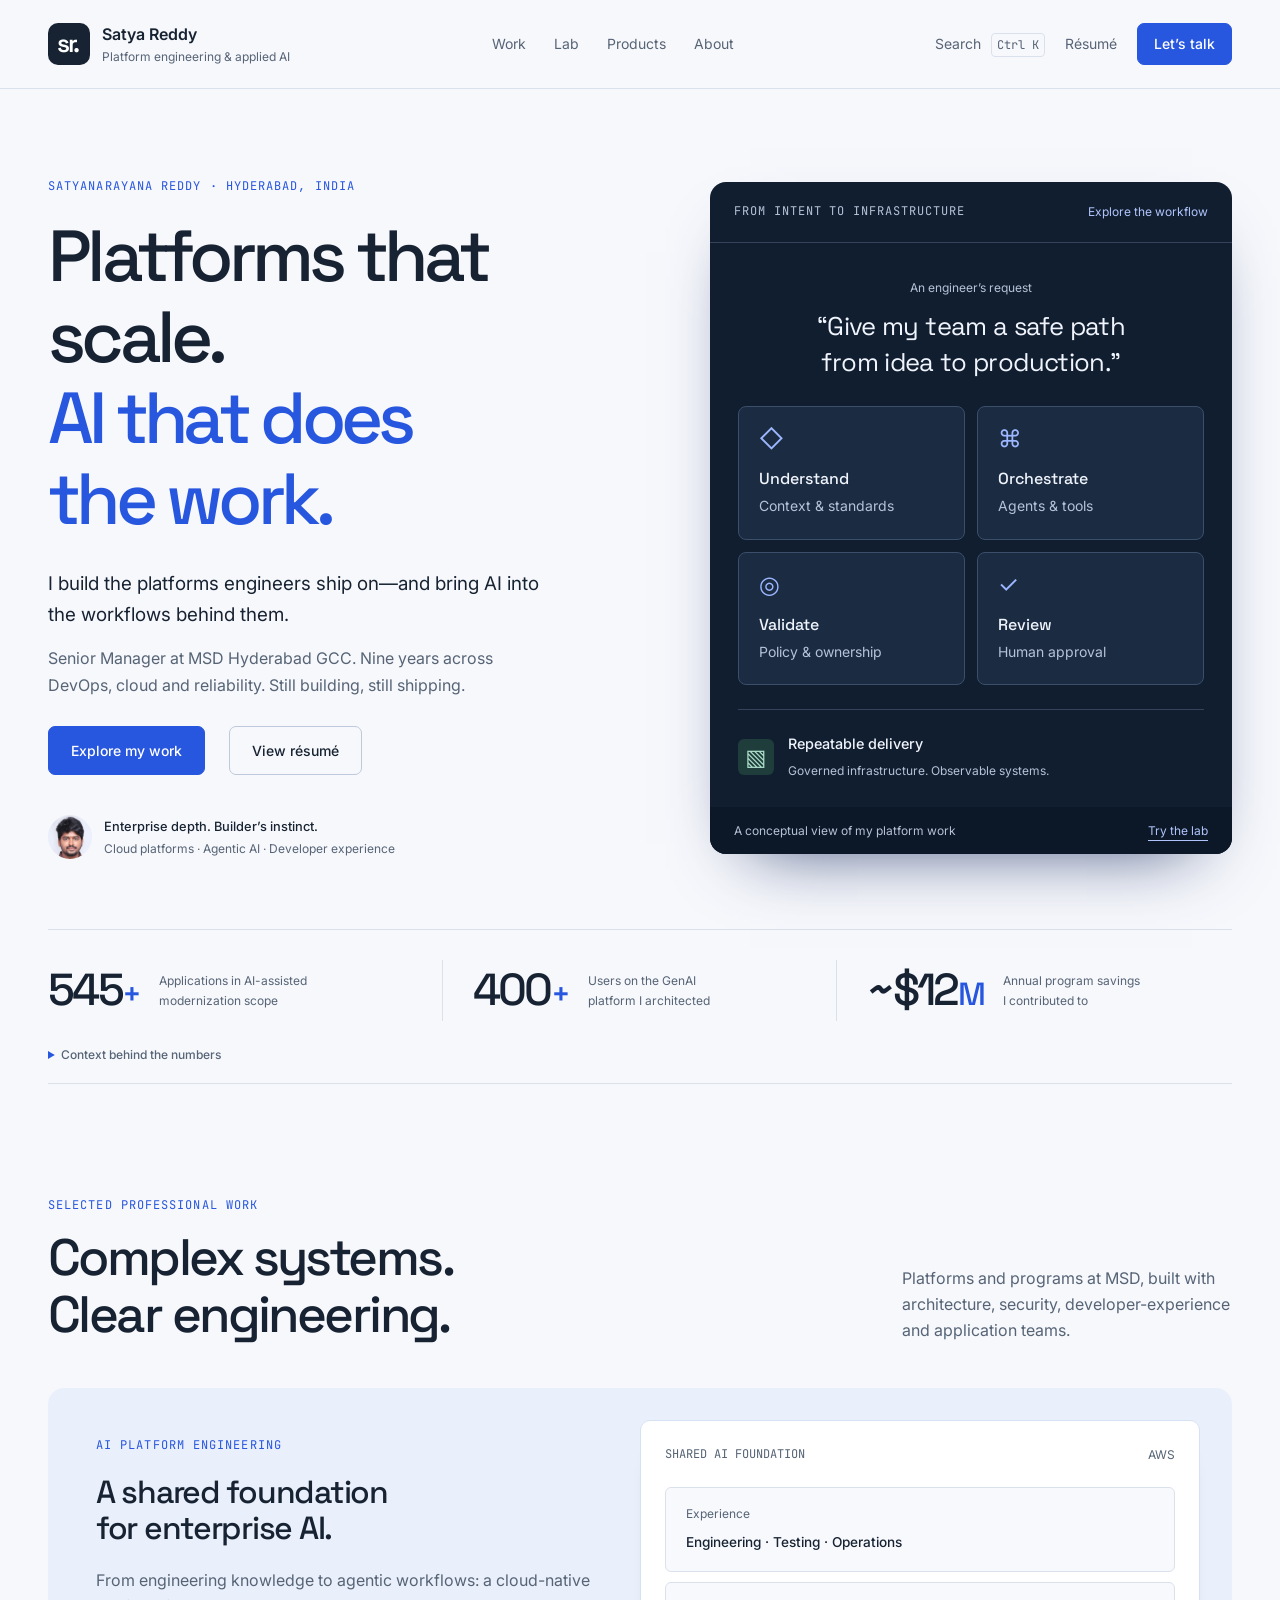
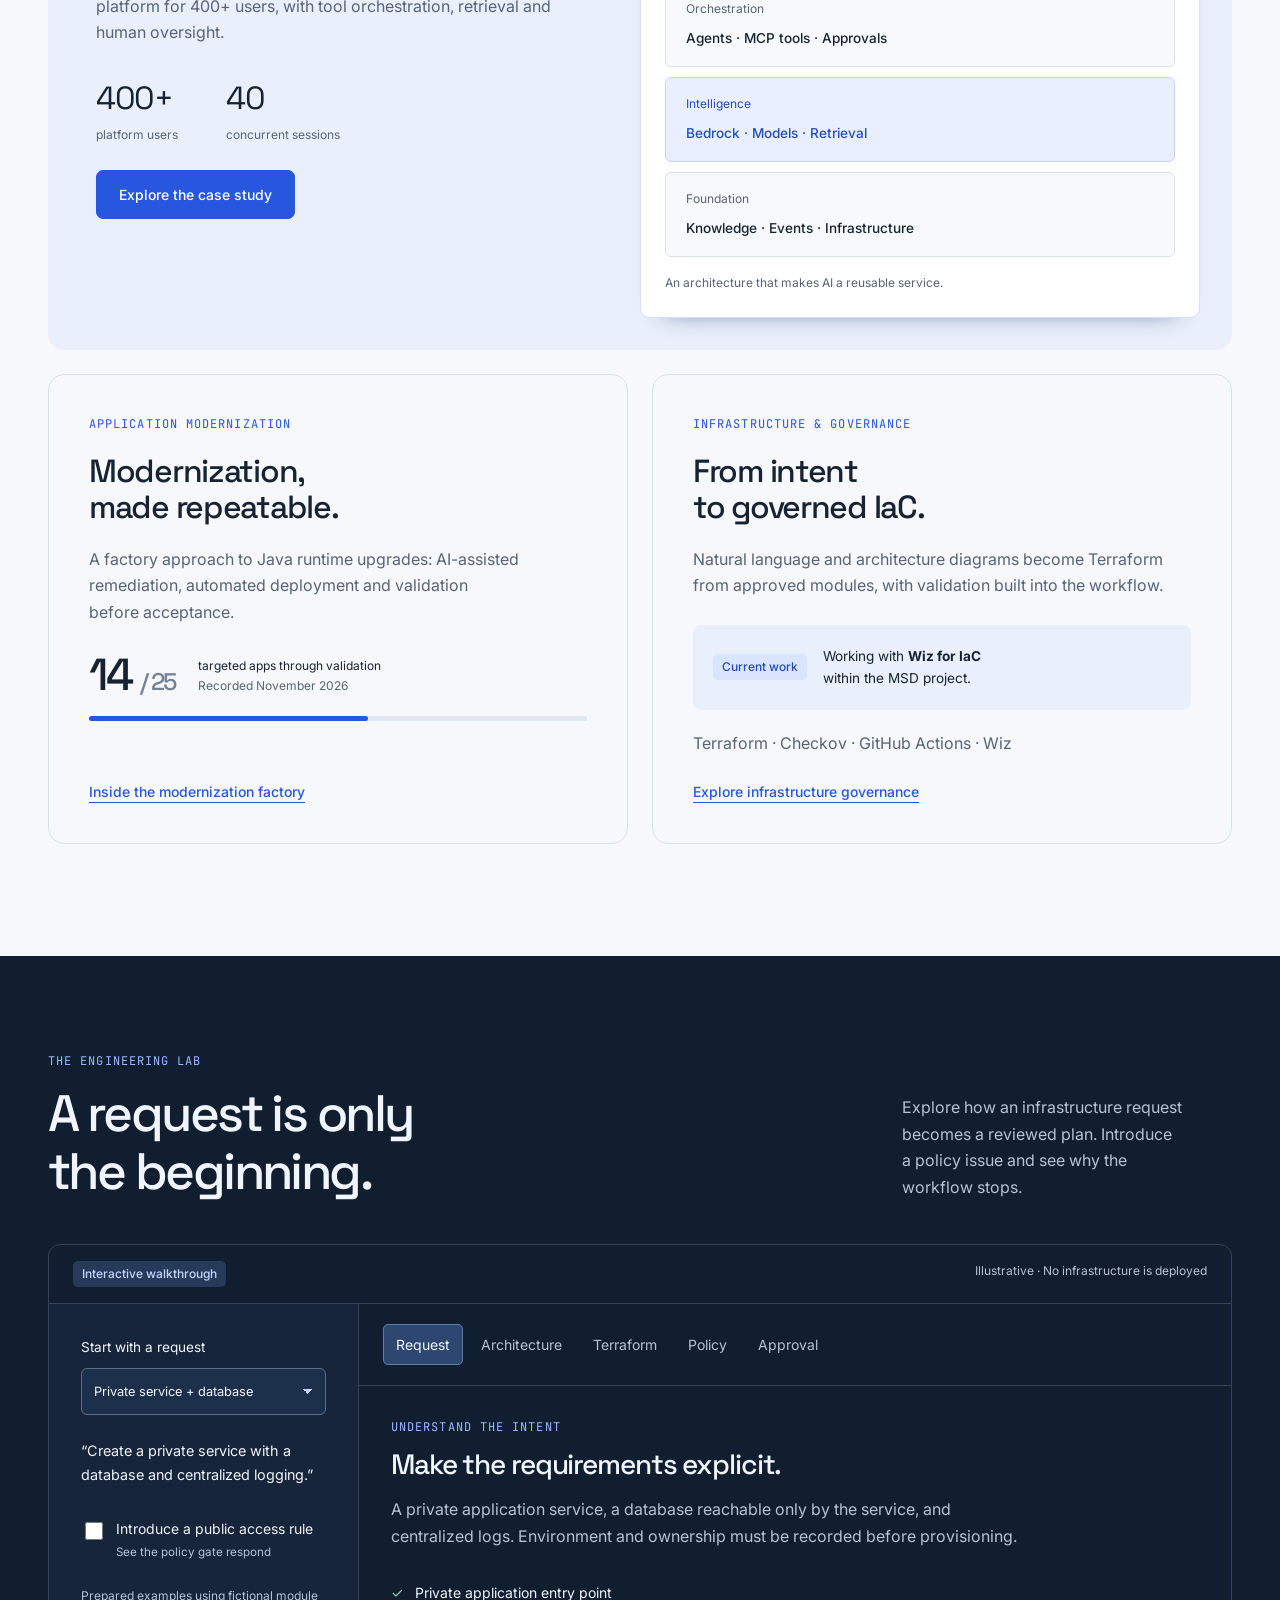
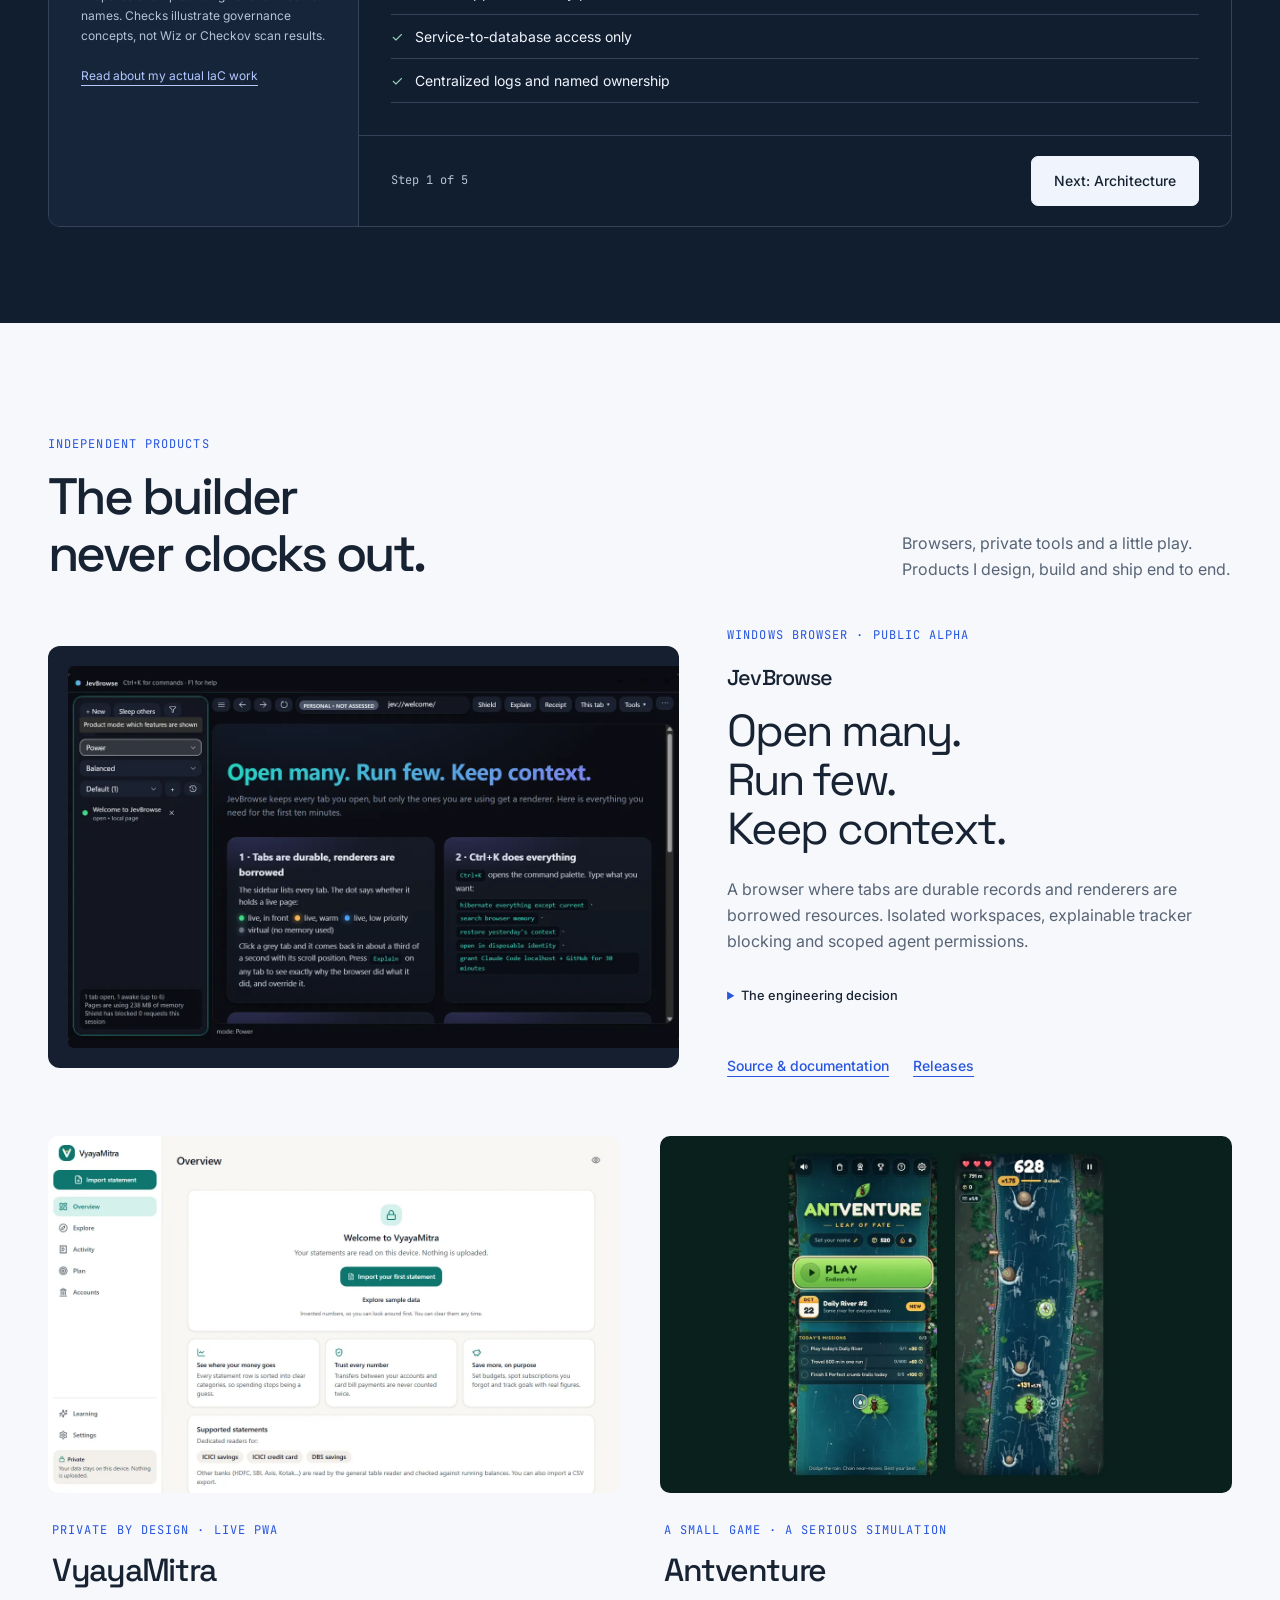
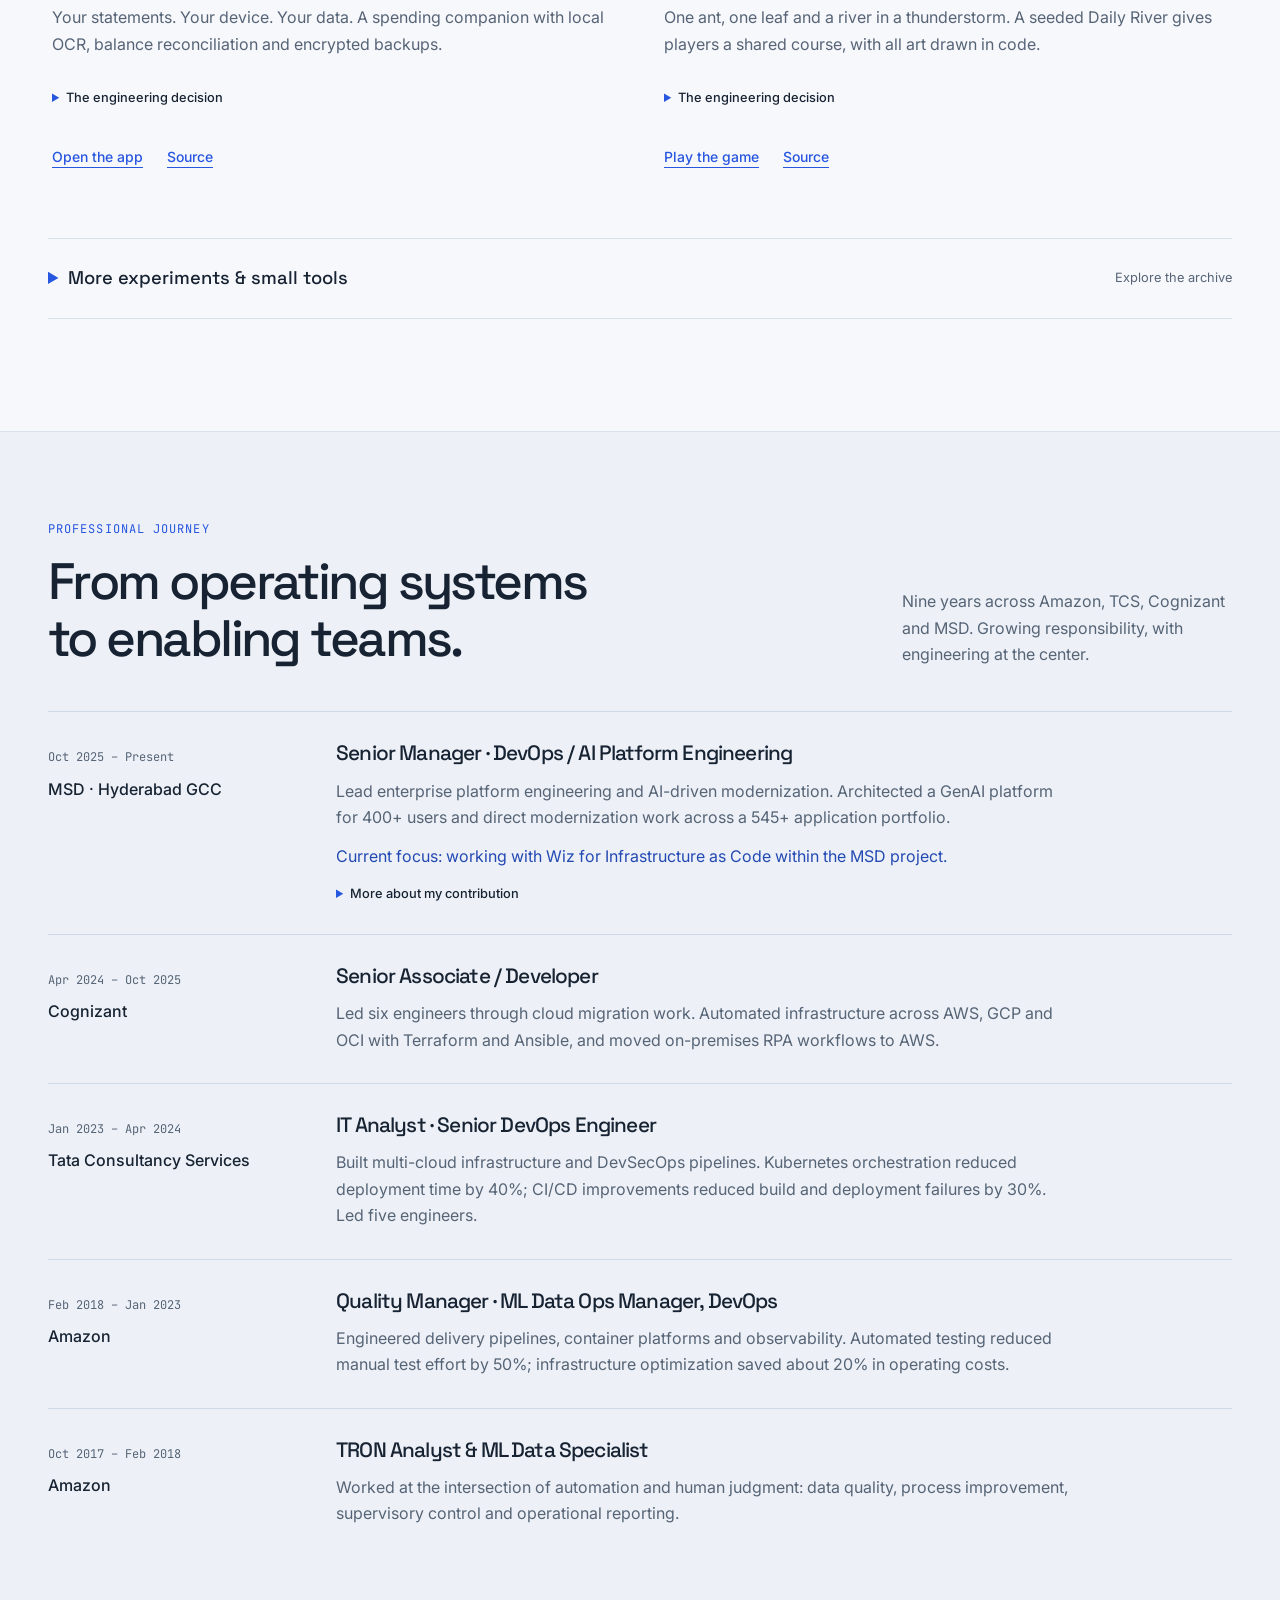
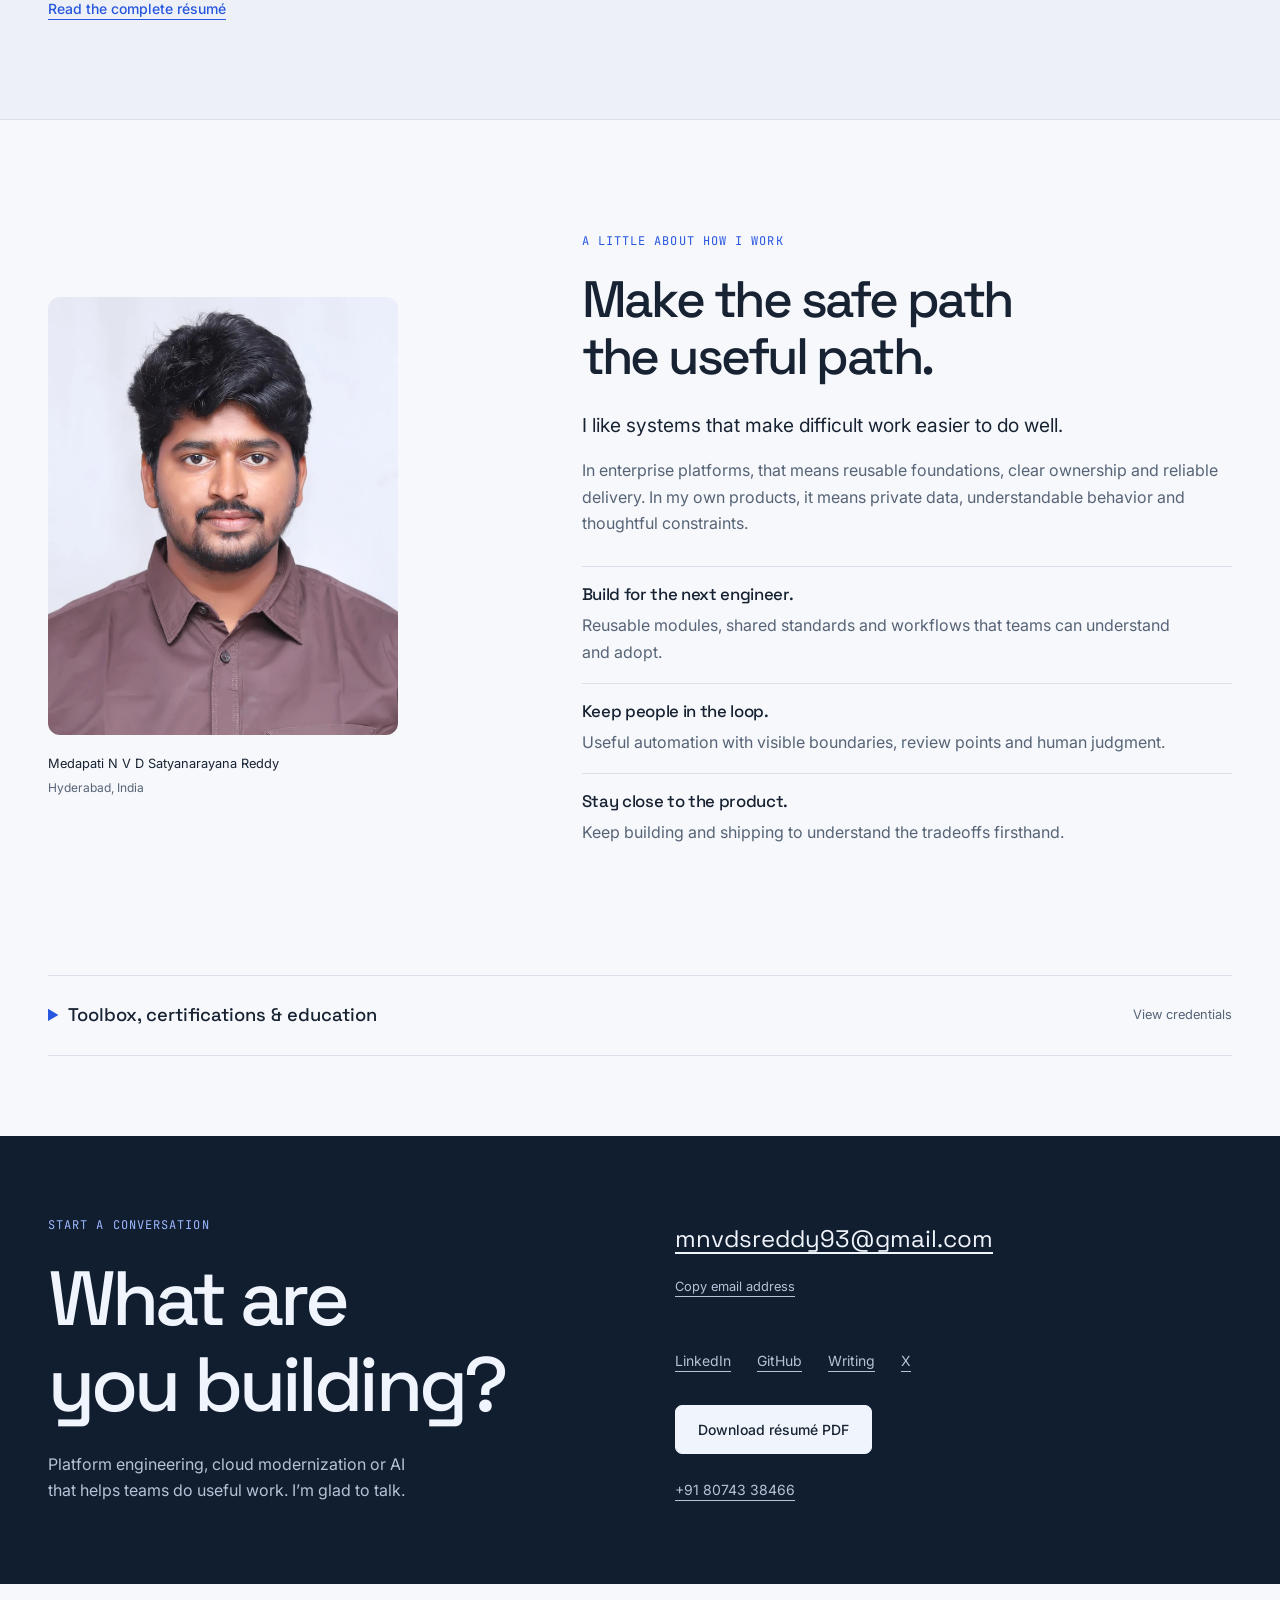
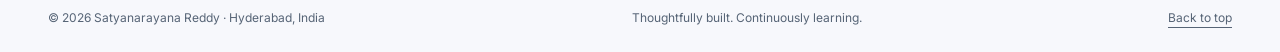
<file: index.html>
<!doctype html>
<html lang="en">
<head>
  <meta charset="utf-8">
  <meta name="viewport" content="width=device-width, initial-scale=1, viewport-fit=cover">
  <title>Satyanarayana Reddy — DevOps, Cloud &amp; AI Platform Engineering</title>
  <meta name="description" content="Senior Manager for DevOps, Cloud &amp; AI Platform Engineering at MSD’s Hyderabad Global Capabilities Center. Enterprise platforms, agentic AI, cloud modernization and IaC governance, including current Wiz work at MSD.">
  <meta name="author" content="Medapati N V D Satyanarayana Reddy">
  <link rel="canonical" href="https://reddy5310.github.io/portfolio/">
  <meta name="theme-color" content="#f7f8fb">

  <meta property="og:type" content="profile">
  <meta property="og:title" content="Satyanarayana Reddy — DevOps, Cloud &amp; AI Platform Engineering">
  <meta property="og:description" content="Platform engineering leader: DevSecOps, SRE, Terraform foundations and agentic AI across AWS, GCP and Azure.">
  <meta property="og:url" content="https://reddy5310.github.io/portfolio/">
  <meta property="og:image" content="https://reddy5310.github.io/portfolio/assets/img/og-image.png">
  <meta property="og:image:width" content="1200">
  <meta property="og:image:height" content="630">
  <meta name="twitter:card" content="summary_large_image">
  <meta name="twitter:site" content="@mnvdsreddy93">

  <link rel="icon" href="favicon.svg" type="image/svg+xml">
  <link rel="apple-touch-icon" href="apple-touch-icon.png">

  <link rel="preconnect" href="https://fonts.googleapis.com">
  <link rel="preconnect" href="https://fonts.gstatic.com" crossorigin>
  <link rel="stylesheet" href="https://fonts.googleapis.com/css2?family=Space+Grotesk:wght@500;600&family=Inter:wght@400;500;600&family=JetBrains+Mono:wght@400;500&display=swap">
  <link rel="stylesheet" href="css/tokens.css">
  <link rel="stylesheet" href="css/portfolio.css">

  <script type="application/ld+json">
  {
    "@context": "https://schema.org",
    "@type": "Person",
    "name": "Medapati N V D Satyanarayana Reddy",
    "alternateName": "Satya Reddy",
    "jobTitle": "Senior Manager — DevOps, Cloud & AI Platform Engineering",
    "worksFor": { "@type": "Organization", "name": "MSD Hyderabad Global Capabilities Center" },
    "address": { "@type": "PostalAddress", "addressLocality": "Hyderabad", "addressCountry": "IN" },
    "email": "mailto:mnvdsreddy93@gmail.com",
    "url": "https://reddy5310.github.io/portfolio/",
    "image": "https://reddy5310.github.io/portfolio/assets/img/portrait-640x800.jpg",
    "alumniOf": { "@type": "CollegeOrUniversity", "name": "Lovely Professional University" },
    "knowsAbout": ["DevSecOps", "Site Reliability Engineering", "Platform Engineering", "Terraform", "Kubernetes", "AWS", "Google Cloud", "Microsoft Azure", "Agentic AI", "Retrieval-Augmented Generation"],
    "sameAs": [
      "https://www.linkedin.com/in/medapati-n-v-d-satyanarayana-reddy-498758271/",
      "https://github.com/reddy5310",
      "https://medium.com/@venkatsatyanreddy_92646",
      "https://x.com/mnvdsreddy93"
    ]
  }
  </script>
</head>
<body>
<a class="skip" href="#main">Skip to content</a>
<header class="site-header">
  <div class="wrap nav-row">
    <a class="brand" href="index.html" aria-label="Satya Reddy home"><span class="brand-mark" aria-hidden="true">sr.</span><span>Satya Reddy<span class="brand-caption">Platform engineering &amp; applied AI</span></span></a>
    <nav class="desktop-nav" aria-label="Main navigation"><a href="#work">Work</a><a href="#lab">Lab</a><a href="#projects">Products</a><a href="#about">About</a></nav>
    <div class="nav-actions"><button class="search-trigger" type="button" data-search-open hidden>Search <kbd>Ctrl K</kbd></button><a class="nav-resume" href="resume.html">Résumé</a><a class="button small" href="#contact">Let’s talk</a></div>
  </div>
  <nav class="mobile-nav wrap" aria-label="Mobile navigation"><a href="#work">Work</a><a href="#lab">Lab</a><a href="#projects">Products</a><a href="#about">About</a></nav>
</header>
<main id="main">
  <section class="hero wrap" id="top" aria-labelledby="hero-title">
    <div class="hero-copy">
      <p class="eyebrow">Satyanarayana Reddy · Hyderabad, India</p>
      <h1 id="hero-title">Platforms that scale.<br><span>AI that does<br>the work.</span></h1>
      <p class="hero-lede">I build the platforms engineers ship on—and bring AI into the workflows behind them.</p>
      <p class="hero-context">Senior Manager at MSD Hyderabad GCC. Nine years across DevOps, cloud and reliability. Still building, still shipping.</p>
      <div class="actions"><a class="button" href="#work">Explore my work</a><a class="button secondary" href="resume.html">View résumé</a></div>
      <div class="hero-person"><img src="assets/img/avatar-192.webp" width="48" height="48" alt="Satyanarayana Reddy"><p>Enterprise depth. Builder’s instinct.<span>Cloud platforms · Agentic AI · Developer experience</span></p></div>
    </div>
    <div class="system-preview" aria-labelledby="system-title">
      <div class="panel-top"><span class="mono">FROM INTENT TO INFRASTRUCTURE</span><span class="panel-label">Explore the workflow</span></div>
      <div class="system-request"><span class="request-label">An engineer’s request</span><p>“Give my team a safe path<br>from idea to production.”</p></div>
      <div class="system-grid" aria-label="Engineering workflow">
        <a class="system-node" href="work/genai-platform.html#architecture"><span class="node-icon" aria-hidden="true">◇</span><strong>Understand</strong><span>Context &amp; standards</span></a>
        <a class="system-node" href="work/genai-platform.html#architecture"><span class="node-icon" aria-hidden="true">⌘</span><strong>Orchestrate</strong><span>Agents &amp; tools</span></a>
        <a class="system-node" href="work/iac-governance.html#governance"><span class="node-icon" aria-hidden="true">◎</span><strong>Validate</strong><span>Policy &amp; ownership</span></a>
        <a class="system-node" href="#lab"><span class="node-icon" aria-hidden="true">✓</span><strong>Review</strong><span>Human approval</span></a>
      </div>
      <div class="system-output"><span class="output-mark" aria-hidden="true">▧</span><div><strong>Repeatable delivery</strong><span>Governed infrastructure. Observable systems.</span></div></div>
      <div class="panel-bottom"><span>A conceptual view of my platform work</span><a href="#lab">Try the lab</a></div>
    </div>
  </section>

  <section class="evidence wrap" aria-label="Selected scale and impact">
    <div><strong>545<span>+</span></strong><p>Applications in AI-assisted<br>modernization scope</p></div>
    <div><strong>400<span>+</span></strong><p>Users on the GenAI<br>platform I architected</p></div>
    <div><strong>~$12<span>M</span></strong><p>Annual program savings<br>I contributed to</p></div>
    <details class="metric-note"><summary>Context behind the numbers</summary><p>Figures reflect the portfolio record updated November 2026. 545+ is the modernization portfolio scope, not completed migrations. 400+ describes platform users, with 40 concurrent sessions supported. The ~$12M figure is annual program-level operational savings from cross-functional work supporting a separately reported 538+ application scope; it is not savings attributable solely to my work. These scopes are not added together.</p></details>
  </section>

  <section class="section wrap" id="work" aria-labelledby="work-title">
    <header class="section-head"><div><p class="eyebrow">Selected professional work</p><h2 id="work-title">Complex systems.<br>Clear engineering.</h2></div><p>Platforms and programs at MSD, built with architecture, security, developer-experience and application teams.</p></header>
    <article class="case-feature">
      <div class="case-copy"><p class="eyebrow">AI platform engineering</p><h3>A shared foundation<br>for enterprise AI.</h3><p>From engineering knowledge to agentic workflows: a cloud-native platform for 400+ users, with tool orchestration, retrieval and human oversight.</p><dl class="case-metrics"><div><dt>400+</dt><dd>platform users</dd></div><div><dt>40</dt><dd>concurrent sessions</dd></div></dl><a class="button" href="work/genai-platform.html">Explore the case study</a></div>
      <div class="architecture-preview" aria-label="Platform layers"><div class="arch-heading"><span class="mono">SHARED AI FOUNDATION</span><span>AWS</span></div><div class="arch-layer"><span>Experience</span><strong>Engineering · Testing · Operations</strong></div><div class="arch-layer"><span>Orchestration</span><strong>Agents · MCP tools · Approvals</strong></div><div class="arch-layer accent-layer"><span>Intelligence</span><strong>Bedrock · Models · Retrieval</strong></div><div class="arch-layer"><span>Foundation</span><strong>Knowledge · Events · Infrastructure</strong></div><p class="arch-caption">An architecture that makes AI a reusable service.</p></div>
    </article>
    <div class="case-pair">
      <article class="case-card"><p class="eyebrow">Application modernization</p><h3>Modernization,<br>made repeatable.</h3><p>A factory approach to Java runtime upgrades: AI-assisted remediation, automated deployment and validation before acceptance.</p><div class="factory-proof"><strong>14 <span>/ 25</span></strong><p>targeted apps through validation<br><span>Recorded November 2026</span></p></div><div class="progress-track" role="img" aria-label="14 of 25 applications validated, 56 percent"><span></span></div><a class="text-link" href="work/modernization.html">Inside the modernization factory</a></article>
      <article class="case-card"><p class="eyebrow">Infrastructure &amp; governance</p><h3>From intent<br>to governed IaC.</h3><p>Natural language and architecture diagrams become Terraform from approved modules, with validation built into the workflow.</p><div class="wiz-note"><span class="tag">Current work</span><p>Working with <strong>Wiz for IaC</strong><br>within the MSD project.</p></div><p class="stack-line">Terraform · Checkov · GitHub Actions · Wiz</p><a class="text-link" href="work/iac-governance.html">Explore infrastructure governance</a></article>
    </div>
  </section>

  <section class="lab-section" id="lab" aria-labelledby="lab-title"><div class="wrap">
    <header class="section-head"><div><p class="eyebrow">The engineering lab</p><h2 id="lab-title">A request is only<br>the beginning.</h2></div><p>Explore how an infrastructure request becomes a reviewed plan. Introduce a policy issue and see why the workflow stops.</p></header>
    <div class="lab-shell">
      <div class="lab-toolbar"><span class="tag dark-tag">Interactive walkthrough</span><span>Illustrative · No infrastructure is deployed</span></div>
      <div class="lab-layout">
        <div class="lab-input"><label for="lab-scenario">Start with a request</label><select id="lab-scenario"><option value="service">Private service + database</option><option value="events">Event-driven worker</option></select><p id="lab-request">“Create a private service with a database and centralized logging.”</p><label class="lab-toggle"><input id="lab-risk" type="checkbox"><span>Introduce a public access rule<small>See the policy gate respond</small></span></label><p class="lab-assumption">Prepared examples using fictional module names. Checks illustrate governance concepts, not Wiz or Checkov scan results.</p><a class="lab-link" href="work/iac-governance.html">Read about my actual IaC work</a></div>
        <div class="lab-detail">
          <div class="lab-stages" role="group" aria-label="Inspect a workflow stage"><button type="button" data-stage="0" aria-pressed="true">Request</button><button type="button" data-stage="1" aria-pressed="false">Architecture</button><button type="button" data-stage="2" aria-pressed="false">Terraform</button><button type="button" data-stage="3" aria-pressed="false">Policy</button><button type="button" data-stage="4" aria-pressed="false">Approval</button></div>
          <div class="lab-output" aria-live="polite" aria-atomic="true"><p class="eyebrow" id="lab-kicker">Understand the intent</p><h3 id="lab-step-title">Make the requirements explicit.</h3><p id="lab-description">A private application service, a database reachable only by the service, and centralized logs. Environment and ownership must be recorded before provisioning.</p><div id="lab-visual"><ul class="lab-list"><li>Private application entry point</li><li>Service-to-database access only</li><li>Centralized logs and named ownership</li></ul></div></div>
          <div class="lab-footer"><span id="lab-position">Step 1 of 5</span><button class="button light-button" id="lab-next" type="button">Next: Architecture</button></div>
        </div>
      </div>
      <noscript><p class="lab-noscript">Enable JavaScript to explore the prepared workflow. The case study contains the full static explanation.</p></noscript>
    </div>
  </div></section>

  <section class="section wrap" id="projects" aria-labelledby="projects-title"><header class="section-head"><div><p class="eyebrow">Independent products</p><h2 id="projects-title">The builder<br>never clocks out.</h2></div><p>Browsers, private tools and a little play. Products I design, build and ship end to end.</p></header>
    <article class="product-feature" id="jevbrowse"><a class="product-image" href="https://github.com/reddy5310/jevbrowse"><img src="assets/img/proj-jevbrowse.webp" alt="JevBrowse showing its workspace and tab lifecycle features" width="1280" height="800" loading="lazy"></a><div class="product-copy"><p class="eyebrow">Windows browser · Public alpha</p><h3>JevBrowse</h3><p class="product-lede">Open many.<br>Run few.<br>Keep context.</p><p>A browser where tabs are durable records and renderers are borrowed resources. Isolated workspaces, explainable tracker blocking and scoped agent permissions.</p><details class="product-detail"><summary>The engineering decision</summary><p>Separate the lifetime of a tab from its renderer. Idle tabs can release resources while preserving their state. An internal benchmark recorded 58% less private memory after disposing four of five renderers; this is a single workload result, not a general browser comparison.</p></details><div class="actions"><a class="text-link" href="https://github.com/reddy5310/jevbrowse">Source &amp; documentation</a><a class="text-link" href="https://github.com/reddy5310/jevbrowse/releases">Releases</a></div></div></article>
    <div class="product-pair"><article class="product-card" id="vyayamitra"><a href="https://reddy5310.github.io/VyayaMitra/"><img src="assets/img/proj-vyayamitra.webp" alt="VyayaMitra personal finance application" width="1280" height="800" loading="lazy"></a><div><p class="eyebrow">Private by design · Live PWA</p><h3>VyayaMitra</h3><p>Your statements. Your device. Your data. A spending companion with local OCR, balance reconciliation and encrypted backups.</p><details class="product-detail"><summary>The engineering decision</summary><p>Process financial documents on the device. IndexedDB and on-device OCR keep the core workflow local, while reconciliation checks whether statement balances agree.</p></details><div class="actions"><a class="text-link" href="https://reddy5310.github.io/VyayaMitra/">Open the app</a><a class="text-link" href="https://github.com/reddy5310/VyayaMitra">Source</a></div></div></article><article class="product-card" id="antventure"><a href="https://reddy5310.github.io/antventure-final-pwa/"><img src="assets/img/proj-antventure.webp" alt="Antventure browser game with an ant riding a leaf on a river" width="1280" height="800" loading="lazy"></a><div><p class="eyebrow">A small game · A serious simulation</p><h3>Antventure</h3><p>One ant, one leaf and a river in a thunderstorm. A seeded Daily River gives players a shared course, with all art drawn in code.</p><details class="product-detail"><summary>The engineering decision</summary><p>A 120 Hz fixed-step simulation separates game updates from rendering. A shared seed defines the Daily River, making the course reproducible.</p></details><div class="actions"><a class="text-link" href="https://reddy5310.github.io/antventure-final-pwa/">Play the game</a><a class="text-link" href="https://github.com/reddy5310/antventure-final-pwa">Source</a></div></div></article></div>
    <details class="archive" id="project-archive"><summary>More experiments &amp; small tools <span>Explore the archive</span></summary><ul class="minis">
        <li class="mini">
          <h3 class="mini__title">Vriddhi</h3>
          <p>An investment research desk for Indian equities, co-built with a partner. Every idea is pre-registered and tested before money follows it, failures included; a committee of AI agents reviews each new IPO prospectus.</p>
          <p class="mini__foot"><span class="mini__stack">Python · Docling · Claude · local cockpit</span><span class="pill pill--quiet">Private</span></p>
        </li>
        <li class="mini">
          <h3 class="mini__title">SatyaTrend</h3>
          <p>A TradingView indicator for Indian markets: trendline-break signals with a trade plan, zone odds and a grade against NIFTY. A Node harness drives TradingView Desktop to diff builds bar by bar.</p>
          <p class="mini__foot"><span class="mini__stack">Pine Script v6 · Node.js · PowerShell</span><span class="pill pill--quiet">Private</span></p>
        </li>
        <li class="mini">
          <h3 class="mini__title"><a href="https://reddy5310.github.io/myhealth90-web/">MyHealth 90</a></h3>
          <p>An offline-first Android health tracker for a 90-day program: meals, activity, GPS walks, reminders and lab-report trends, with Health Connect sync. No accounts and no network calls.</p>
          <p class="mini__foot"><span class="mini__stack">Flutter · Riverpod · Drift (SQLite)</span><span class="pill pill--quiet">Web build live</span></p>
        </li>
        <li class="mini">
          <h3 class="mini__title"><a href="https://reddy5310.github.io/chit-lab/">Chit Lab</a></h3>
          <p>An interactive chit-fund scenario calculator that compares durations, group sizes, auctions, member outcomes and foreman economics side by side.</p>
          <p class="mini__foot"><span class="mini__stack">Vanilla JS · PWA</span><a class="textlink textlink--sm" href="https://github.com/reddy5310/chit-lab">Source</a></p>
        </li>
        <li class="mini">
          <h3 class="mini__title">Opportunity Engine</h3>
          <p>In development: an AI service that finds, verifies and ranks jobs, internships and government openings for students and early-career people in Andhra Pradesh and Telangana.</p>
          <p class="mini__foot"><span class="mini__stack">FastAPI · Next.js · Flutter · pgvector · Celery</span><span class="pill pill--quiet">Private</span></p>
        </li>
      </ul>

      <div class="toolsrow">
        <h3 class="toolsrow__title">Small web tools</h3>
        <ul class="toolsrow__list">
          <li><a href="https://reddy5310.github.io/Image2Text/">Image2Text</a><span>batch OCR in the browser</span></li>
          <li><a href="https://reddy5310.github.io/Notebook/">Quick Notes</a><span>offline notes PWA</span></li>
          <li><a href="https://reddy5310.github.io/ChronoSync-Clock/">ChronoSync</a><span>world clock and weather</span></li>
          <li><a href="https://reddy5310.github.io/Periodictable/">Periodic Table</a><span>interactive element explorer</span></li>
          <li><a href="https://reddy5310.github.io/RummyScoreKeeper/">Rummy Score Keeper</a><span>game-night scoring</span></li>
          <li><a href="https://reddy5310.github.io/Imagegenerator/">Image Generator</a><span>AI image prompt tool</span></li>
          <li><a href="https://satjna.com/">Satjna</a><span>community site</span></li>
        </ul>
      </div>
    </details>
  </section>

  <section class="experience-section" id="experience"><div class="wrap"><header class="section-head"><div><p class="eyebrow">Professional journey</p><h2>From operating systems<br>to enabling teams.</h2></div><p>Nine years across Amazon, TCS, Cognizant and MSD. Growing responsibility, with engineering at the center.</p></header><ol class="timeline">
<li><div><time>Oct 2025 – Present</time><div class="company">MSD · Hyderabad GCC</div></div><div><h3>Senior Manager · DevOps / AI Platform Engineering</h3><p>Lead enterprise platform engineering and AI-driven modernization. Architected a GenAI platform for 400+ users and direct modernization work across a 545+ application portfolio.</p><p class="current-work">Current focus: working with Wiz for Infrastructure as Code within the MSD project.</p><details><summary>More about my contribution</summary><ul><li>Built a repeatable Java Runtime Modernization Factory, with 14 of 25 targeted applications through Java 25 upgrade validation in the November 2026 portfolio record.</li><li>Developed AI-assisted Terraform generation, reusable modules and governance workflows.</li><li>Established SRE practices using service-level objectives, error budgets, burn-rate alerts and synthetic monitoring.</li><li>Built AI tooling covering 15,000+ firewall rules across nine risk dimensions, and 58 automated Oracle health checks.</li><li>Partnered with cross-functional teams on a separately reported 538+ application program scope, contributing to approximately $12M in annual program-level operational savings.</li></ul></details></div></li>
<li><div><time>Apr 2024 – Oct 2025</time><div class="company">Cognizant</div></div><div><h3>Senior Associate / Developer</h3><p>Led six engineers through cloud migration work. Automated infrastructure across AWS, GCP and OCI with Terraform and Ansible, and moved on-premises RPA workflows to AWS.</p></div></li>
<li><div><time>Jan 2023 – Apr 2024</time><div class="company">Tata Consultancy Services</div></div><div><h3>IT Analyst · Senior DevOps Engineer</h3><p>Built multi-cloud infrastructure and DevSecOps pipelines. Kubernetes orchestration reduced deployment time by 40%; CI/CD improvements reduced build and deployment failures by 30%. Led five engineers.</p></div></li>
<li><div><time>Feb 2018 – Jan 2023</time><div class="company">Amazon</div></div><div><h3>Quality Manager · ML Data Ops Manager, DevOps</h3><p>Engineered delivery pipelines, container platforms and observability. Automated testing reduced manual test effort by 50%; infrastructure optimization saved about 20% in operating costs.</p></div></li>
<li><div><time>Oct 2017 – Feb 2018</time><div class="company">Amazon</div></div><div><h3>TRON Analyst &amp; ML Data Specialist</h3><p>Worked at the intersection of automation and human judgment: data quality, process improvement, supervisory control and operational reporting.</p></div></li>
</ol><a class="text-link" href="resume.html">Read the complete résumé</a></div></section>

  <section class="section wrap about-section" id="about" aria-labelledby="about-title"><div class="about-portrait"><img src="assets/img/portrait-640x800.webp" width="640" height="800" loading="lazy" alt="Portrait of Satyanarayana Reddy"><p>Medapati N V D Satyanarayana Reddy<span>Hyderabad, India</span></p></div><div class="about-copy"><p class="eyebrow">A little about how I work</p><h2 id="about-title">Make the safe path<br>the useful path.</h2><p class="about-lede">I like systems that make difficult work easier to do well.</p><p>In enterprise platforms, that means reusable foundations, clear ownership and reliable delivery. In my own products, it means private data, understandable behavior and thoughtful constraints.</p><div class="principles"><div><h3>Build for the next engineer.</h3><p>Reusable modules, shared standards and workflows that teams can understand and adopt.</p></div><div><h3>Keep people in the loop.</h3><p>Useful automation with visible boundaries, review points and human judgment.</p></div><div><h3>Stay close to the product.</h3><p>Keep building and shipping to understand the tradeoffs firsthand.</p></div></div></div></section>
  <section class="credentials wrap" id="skills"><details><summary>Toolbox, certifications &amp; education <span>View credentials</span></summary><div class="kit__grid">
        <dl class="skills">
          <div class="skills__row"><dt>Cloud</dt><dd>AWS (EKS, ECS/Fargate, Lambda, API Gateway, Aurora, DynamoDB, OpenSearch, Bedrock, IAM, KMS, Direct Connect) · Google Cloud (GKE, Cloud Run, Cloud Build, Vertex AI) · Azure (ASE, Monitor) · OCI</dd></div>
          <div class="skills__row"><dt>Containers</dt><dd>Kubernetes · Amazon EKS · GKE · Helm · Docker · VMware Tanzu Application Service</dd></div>
          <div class="skills__row"><dt>CI/CD &amp; GitOps</dt><dd>GitHub Actions · GitLab CI · Jenkins / CloudBees · Argo CD · Maven · JFrog Artifactory</dd></div>
          <div class="skills__row"><dt>Infrastructure as code</dt><dd>Terraform · AWS CDK · Ansible &amp; Ansible Automation Platform · reusable module catalogues · Golden Patterns</dd></div>
          <div class="skills__row"><dt>DevSecOps</dt><dd>SonarQube · Checkov · GitLab SAST · Snyk · policy as code · secrets detection · IAM governance</dd></div>
          <div class="skills__row"><dt>Observability &amp; SRE</dt><dd>Dynatrace · Nobl9 · Prometheus · Grafana · ELK · Splunk · Jaeger · CloudWatch · SLOs, error budgets, burn-rate alerting</dd></div>
          <div class="skills__row"><dt>AI engineering</dt><dd>AWS Bedrock · Claude · GPT · Gemini · MCP · Strands Agents SDK · Semantic Kernel · RAG · pgvector · GitHub Copilot</dd></div>
          <div class="skills__row"><dt>Code &amp; systems</dt><dd>Python · FastAPI · Shell · YAML · SQL · RHEL 8/9 · Ubuntu · CentOS · Windows</dd></div>
        </dl>

        <div class="creds">
          <h3 class="creds__title">Certifications</h3>
          <ol class="creds__list">
            <li><span class="creds__name">Google Cloud Certified — Generative AI Leader</span><span class="creds__date tnum">Nov 2026</span></li>
            <li><span class="creds__name">Microsoft Certified: Azure Administrator Associate</span><span class="creds__date tnum">Feb 2025</span></li>
            <li><span class="creds__name">Robocorp Automation Developer — Python I, II, III</span><span class="creds__date tnum">Sep 2024</span></li>
            <li><span class="creds__name">Google Cloud Associate Cloud Engineer</span><span class="creds__date tnum">Jun 2024</span></li>
            <li><span class="creds__name">AWS Certified DevOps Engineer — Professional</span><span class="creds__date tnum">Sep 2023</span></li>
            <li><span class="creds__name">AWS Certified Solutions Architect — Professional</span><span class="creds__date tnum">Sep 2023</span></li>
            <li><span class="creds__name">AWS Certified Developer — Associate</span><span class="creds__date tnum">Feb 2023</span></li>
            <li><span class="creds__name">Lean Six Sigma Yellow Belt</span><span class="creds__date tnum">Apr 2021</span></li>
          </ol>
          <h3 class="creds__title">Education</h3>
          <p class="creds__edu">B.Tech, Electronics and Communication Engineering<br><span>Lovely Professional University</span></p>
        </div>
      </div>
    </details></section>

  <section class="contact-section" id="contact"><div class="wrap contact-layout"><div><p class="eyebrow">Start a conversation</p><h2>What are<br>you building?</h2><p>Platform engineering, cloud modernization or AI that helps teams do useful work. I’m glad to talk.</p></div><div class="contact-options"><a class="contact-email" href="mailto:mnvdsreddy93@gmail.com">mnvdsreddy93@gmail.com</a><button class="copy-email" type="button" hidden>Copy email address</button><span class="copy-status" role="status"></span><div class="social-links"><a href="https://www.linkedin.com/in/medapati-n-v-d-satyanarayana-reddy-498758271/">LinkedIn</a><a href="https://github.com/reddy5310">GitHub</a><a href="https://medium.com/@venkatsatyanreddy_92646">Writing</a><a href="https://x.com/mnvdsreddy93">X</a></div><a class="button light-button" href="assets/Satyanarayana-Reddy-Resume.pdf" download>Download résumé PDF</a><a class="phone-link" href="tel:+918074338466">+91 80743 38466</a></div></div></section>
</main>
<footer class="site-footer"><div class="wrap"><span>© 2026 Satyanarayana Reddy · Hyderabad, India</span><span>Thoughtfully built. Continuously learning.</span><a href="#top">Back to top</a></div></footer>
<dialog class="search-dialog" id="portfolio-search" aria-labelledby="search-title"><div class="search-head"><h2 id="search-title">Explore my work</h2><button class="search-close" data-search-close type="button">Close</button></div><label class="search-label" for="portfolio-query">Search projects, skills and experience</label><input class="search-input" id="portfolio-query" type="search" placeholder="Try Wiz, AI, leadership…" autocomplete="off"><p id="search-count" class="search-count" role="status"></p><div class="search-results" id="search-results"></div></dialog>
<script src="js/portfolio.js" defer></script>

</body>
</html>
</file>
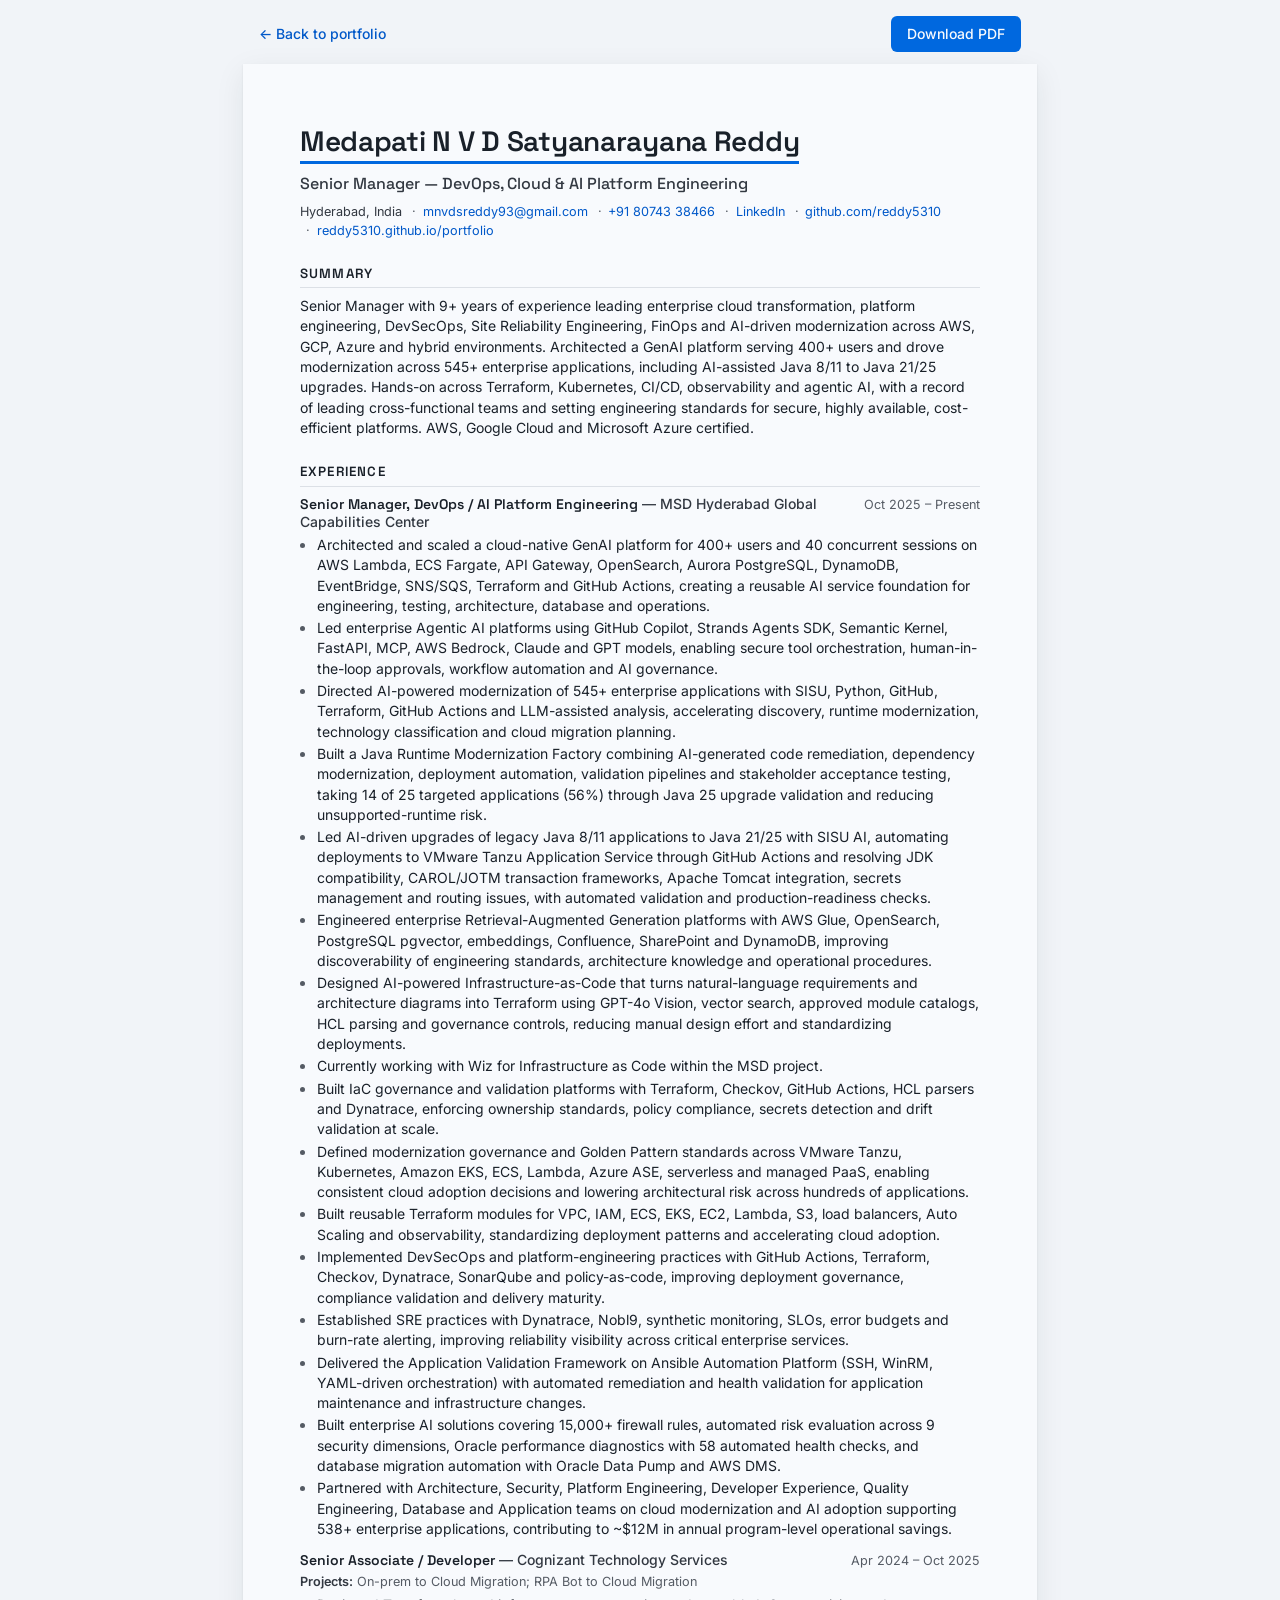
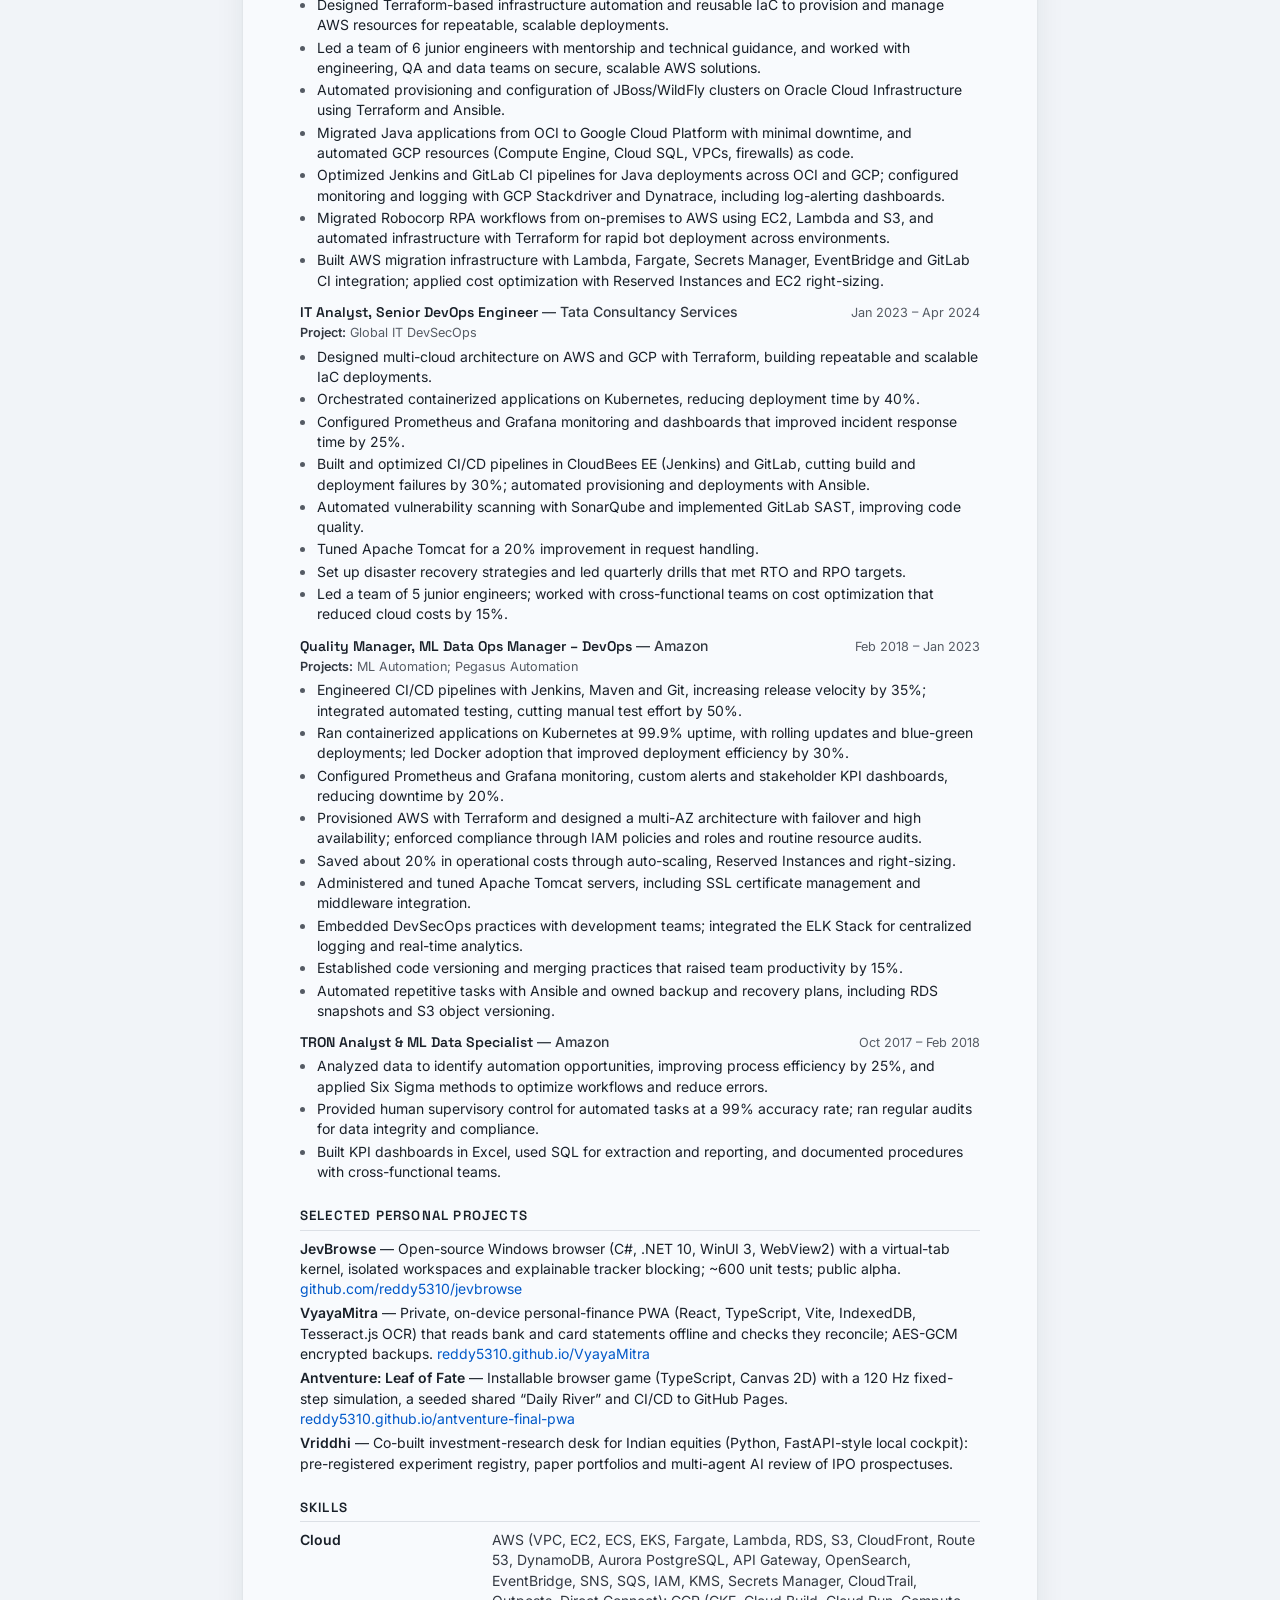
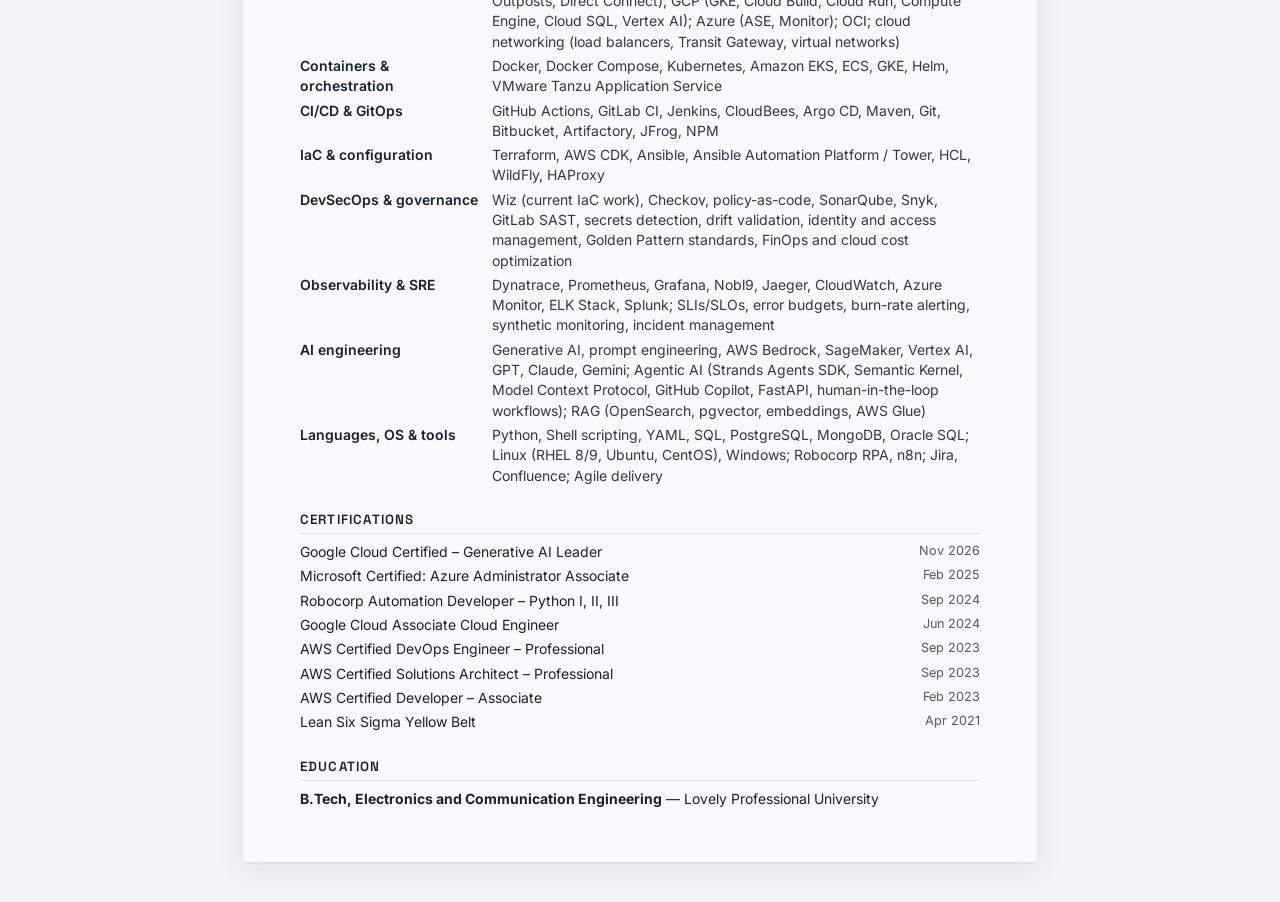
<file: resume.html>
<!doctype html>
<html lang="en">
<head>
<meta charset="utf-8">
<meta name="viewport" content="width=device-width, initial-scale=1">
<title>Résumé — Medapati N V D Satyanarayana Reddy</title>
<meta name="description" content="Résumé of Medapati N V D Satyanarayana Reddy, Senior Manager — DevOps, Cloud &amp; AI Platform Engineering, Hyderabad, India.">
<link rel="icon" href="favicon.svg">
<link rel="preconnect" href="https://fonts.googleapis.com">
<link rel="preconnect" href="https://fonts.gstatic.com" crossorigin>
<link rel="stylesheet" href="https://fonts.googleapis.com/css2?family=Space+Grotesk:wght@500;600&family=Inter:wght@400;500;600&display=swap">
<link rel="stylesheet" href="css/tokens.css">
<style>
  *, *::before, *::after { box-sizing: border-box; }
  html, body { overflow-x: clip; }
  html { -webkit-text-size-adjust: 100%; }
  body {
    margin: 0;
    background: var(--color-paper-2);
    color: var(--color-ink);
    font-family: var(--font-body);
    font-size: 10.5pt;
    line-height: 1.45;
    -webkit-font-smoothing: antialiased;
  }
  a { color: var(--color-accent-strong); text-decoration: none; overflow-wrap: anywhere; }
  a:hover { text-decoration: underline; }
  a:focus-visible { outline: 2px solid var(--color-focus); outline-offset: 2px; border-radius: 2px; }

  /* Screen-only top bar */
  .bar {
    max-width: 210mm;
    margin: 0 auto;
    padding: var(--space-md) var(--space-md) var(--space-sm);
    display: flex;
    justify-content: space-between;
    align-items: center;
    gap: var(--space-sm);
    flex-wrap: wrap;
    font-size: var(--text-sm);
  }
  .bar a { font-weight: 500; }
  .bar .btn {
    background: var(--color-accent);
    color: var(--color-accent-ink);
    padding: var(--space-xs) var(--space-md);
    border-radius: var(--radius-sm);
  }
  .bar .btn:hover { background: var(--color-accent-strong); text-decoration: none; }

  /* The sheet */
  .sheet {
    max-width: 210mm;
    margin: 0 auto var(--space-xl);
    background: var(--color-paper);
    box-shadow: 0 1px 2px var(--color-shadow), 0 8px 28px var(--color-shadow);
    padding: 16mm 15mm 14mm;
  }
  @media (max-width: 640px) {
    .sheet { margin-bottom: 0; padding: var(--space-lg) var(--space-md) var(--space-xl); box-shadow: none; }
  }

  h1, h2, h3 { font-family: var(--font-display); font-weight: 600; margin: 0; color: var(--color-ink); }
  h1 {
    font-size: 21pt;
    line-height: 1.15;
    letter-spacing: -0.01em;
    display: inline-block;
    padding-bottom: var(--space-2xs);
    border-bottom: 3px solid var(--color-accent);
  }
  .title { margin: var(--space-xs) 0 0; font-family: var(--font-display); font-weight: 500; font-size: 12pt; color: var(--color-ink-2); }
  .contact { margin: var(--space-xs) 0 0; font-size: 9.5pt; color: var(--color-ink-2); }
  .contact span { white-space: nowrap; }
  .contact span + span::before { content: "·"; margin: 0 0.5em; color: var(--color-muted); }

  h2 {
    font-size: 10pt;
    text-transform: uppercase;
    letter-spacing: 0.09em;
    margin: var(--space-lg) 0 var(--space-xs);
    padding-bottom: var(--space-2xs);
    border-bottom: var(--rule-hair) solid var(--color-rule);
    break-after: avoid;
  }
  p { margin: 0; }
  ul { margin: var(--space-2xs) 0 0; padding-left: 1.15em; }
  li { margin: 0 0 var(--space-3xs); padding-left: 0.1em; break-inside: avoid; }
  li::marker { color: var(--color-muted); }

  .role { margin-top: var(--space-sm); }
  .role:first-of-type { margin-top: 0; }
  .role-head {
    display: flex;
    justify-content: space-between;
    align-items: baseline;
    gap: var(--space-2xs) var(--space-md);
    flex-wrap: wrap;
    break-inside: avoid;
    break-after: avoid;
  }
  h3 { font-size: 10.5pt; line-height: 1.3; flex: 1 1 18rem; }
  h3 .org { font-family: var(--font-body); font-weight: 500; color: var(--color-ink-2); }
  .dates { font-size: 9.5pt; color: var(--color-muted); white-space: nowrap; }
  .proj { margin-top: var(--space-3xs); font-size: 9.5pt; color: var(--color-muted); break-after: avoid; }
  .proj strong { font-weight: 600; color: var(--color-ink-2); }
  .role ul { break-before: avoid; }

  .projects, .certs { list-style: none; padding-left: 0; }
  .projects li, .certs li { margin-bottom: var(--space-2xs); padding-left: 0; }
  .projects strong { font-weight: 600; }
  .certs li { display: flex; justify-content: space-between; gap: var(--space-md); }
  .certs .when { color: var(--color-muted); white-space: nowrap; font-size: 9.5pt; }

  .skills { margin: 0; }
  .skills > div { display: grid; grid-template-columns: 11.5rem 1fr; gap: var(--space-xs); margin-bottom: var(--space-2xs); break-inside: avoid; }
  .skills dt { font-weight: 600; color: var(--color-ink); }
  .skills dd { margin: 0; color: var(--color-ink-2); }
  @media (max-width: 640px) {
    .skills > div { grid-template-columns: 1fr; gap: 0; margin-bottom: var(--space-sm); }
    .certs li { flex-direction: column; gap: 0; }
    .dates { white-space: normal; }
  }

  @page { size: A4; margin: 13mm 14mm; }
  @media print {
    html, body { background: var(--color-paper); }
    body { font-size: 9.5pt; line-height: 1.34; -webkit-print-color-adjust: exact; print-color-adjust: exact; }
    .bar { display: none; }
    .sheet { max-width: none; margin: 0; padding: 0; box-shadow: none; }
    .skills > div { grid-template-columns: 11.5rem 1fr; }
    .certs li { flex-direction: row; }
    a { color: var(--color-ink); }
    h2 { margin-top: var(--space-md); }
    li, .projects li, .certs li { margin-bottom: 0; }
    .projects li { margin-bottom: var(--space-3xs); }
    .skills > div { margin-bottom: var(--space-3xs); }
    .role { margin-top: var(--space-xs); }
    h1 { font-size: 20pt; }
  }
</style>
</head>
<body>
<nav class="bar" aria-label="Résumé actions">
  <a href="./">← Back to portfolio</a>
  <a class="btn" href="assets/Satyanarayana-Reddy-Resume.pdf" download>Download PDF</a>
</nav>

<main class="sheet">
  <header>
    <h1>Medapati N V D Satyanarayana Reddy</h1>
    <p class="title">Senior Manager — DevOps, Cloud &amp; AI Platform Engineering</p>
    <p class="contact">
      <span>Hyderabad, India</span>
      <span><a href="mailto:mnvdsreddy93@gmail.com">mnvdsreddy93@gmail.com</a></span>
      <span><a href="tel:+918074338466">+91 80743 38466</a></span>
      <span><a href="https://www.linkedin.com/in/medapati-n-v-d-satyanarayana-reddy-498758271/">LinkedIn</a></span>
      <span><a href="https://github.com/reddy5310">github.com/reddy5310</a></span>
      <span><a href="https://reddy5310.github.io/portfolio/">reddy5310.github.io/portfolio</a></span>
    </p>
  </header>

  <section aria-labelledby="h-summary">
    <h2 id="h-summary">Summary</h2>
    <p>Senior Manager with 9+ years of experience leading enterprise cloud transformation, platform engineering, DevSecOps, Site Reliability Engineering, FinOps and AI-driven modernization across AWS, GCP, Azure and hybrid environments. Architected a GenAI platform serving 400+ users and drove modernization across 545+ enterprise applications, including AI-assisted Java 8/11 to Java 21/25 upgrades. Hands-on across Terraform, Kubernetes, CI/CD, observability and agentic AI, with a record of leading cross-functional teams and setting engineering standards for secure, highly available, cost-efficient platforms. AWS, Google Cloud and Microsoft Azure certified.</p>
  </section>

  <section aria-labelledby="h-exp">
    <h2 id="h-exp">Experience</h2>

    <article class="role">
      <div class="role-head">
        <h3>Senior Manager, DevOps / AI Platform Engineering <span class="org">— MSD Hyderabad Global Capabilities Center</span></h3>
        <span class="dates">Oct 2025 – Present</span>
      </div>
      <ul>
        <li>Architected and scaled a cloud-native GenAI platform for 400+ users and 40 concurrent sessions on AWS Lambda, ECS Fargate, API Gateway, OpenSearch, Aurora PostgreSQL, DynamoDB, EventBridge, SNS/SQS, Terraform and GitHub Actions, creating a reusable AI service foundation for engineering, testing, architecture, database and operations.</li>
        <li>Led enterprise Agentic AI platforms using GitHub Copilot, Strands Agents SDK, Semantic Kernel, FastAPI, MCP, AWS Bedrock, Claude and GPT models, enabling secure tool orchestration, human-in-the-loop approvals, workflow automation and AI governance.</li>
        <li>Directed AI-powered modernization of 545+ enterprise applications with SISU, Python, GitHub, Terraform, GitHub Actions and LLM-assisted analysis, accelerating discovery, runtime modernization, technology classification and cloud migration planning.</li>
        <li>Built a Java Runtime Modernization Factory combining AI-generated code remediation, dependency modernization, deployment automation, validation pipelines and stakeholder acceptance testing, taking 14 of 25 targeted applications (56%) through Java 25 upgrade validation and reducing unsupported-runtime risk.</li>
        <li>Led AI-driven upgrades of legacy Java 8/11 applications to Java 21/25 with SISU AI, automating deployments to VMware Tanzu Application Service through GitHub Actions and resolving JDK compatibility, CAROL/JOTM transaction frameworks, Apache Tomcat integration, secrets management and routing issues, with automated validation and production-readiness checks.</li>
        <li>Engineered enterprise Retrieval-Augmented Generation platforms with AWS Glue, OpenSearch, PostgreSQL pgvector, embeddings, Confluence, SharePoint and DynamoDB, improving discoverability of engineering standards, architecture knowledge and operational procedures.</li>
        <li>Designed AI-powered Infrastructure-as-Code that turns natural-language requirements and architecture diagrams into Terraform using GPT-4o Vision, vector search, approved module catalogs, HCL parsing and governance controls, reducing manual design effort and standardizing deployments.</li>
        <li>Currently working with Wiz for Infrastructure as Code within the MSD project.</li>
        <li>Built IaC governance and validation platforms with Terraform, Checkov, GitHub Actions, HCL parsers and Dynatrace, enforcing ownership standards, policy compliance, secrets detection and drift validation at scale.</li>
        <li>Defined modernization governance and Golden Pattern standards across VMware Tanzu, Kubernetes, Amazon EKS, ECS, Lambda, Azure ASE, serverless and managed PaaS, enabling consistent cloud adoption decisions and lowering architectural risk across hundreds of applications.</li>
        <li>Built reusable Terraform modules for VPC, IAM, ECS, EKS, EC2, Lambda, S3, load balancers, Auto Scaling and observability, standardizing deployment patterns and accelerating cloud adoption.</li>
        <li>Implemented DevSecOps and platform-engineering practices with GitHub Actions, Terraform, Checkov, Dynatrace, SonarQube and policy-as-code, improving deployment governance, compliance validation and delivery maturity.</li>
        <li>Established SRE practices with Dynatrace, Nobl9, synthetic monitoring, SLOs, error budgets and burn-rate alerting, improving reliability visibility across critical enterprise services.</li>
        <li>Delivered the Application Validation Framework on Ansible Automation Platform (SSH, WinRM, YAML-driven orchestration) with automated remediation and health validation for application maintenance and infrastructure changes.</li>
        <li>Built enterprise AI solutions covering 15,000+ firewall rules, automated risk evaluation across 9 security dimensions, Oracle performance diagnostics with 58 automated health checks, and database migration automation with Oracle Data Pump and AWS DMS.</li>
        <li>Partnered with Architecture, Security, Platform Engineering, Developer Experience, Quality Engineering, Database and Application teams on cloud modernization and AI adoption supporting 538+ enterprise applications, contributing to ~$12M in annual program-level operational savings.</li>
      </ul>
    </article>

    <article class="role">
      <div class="role-head">
        <h3>Senior Associate / Developer <span class="org">— Cognizant Technology Services</span></h3>
        <span class="dates">Apr 2024 – Oct 2025</span>
      </div>
      <p class="proj"><strong>Projects:</strong> On-prem to Cloud Migration; RPA Bot to Cloud Migration</p>
      <ul>
        <li>Designed Terraform-based infrastructure automation and reusable IaC to provision and manage AWS resources for repeatable, scalable deployments.</li>
        <li>Led a team of 6 junior engineers with mentorship and technical guidance, and worked with engineering, QA and data teams on secure, scalable AWS solutions.</li>
        <li>Automated provisioning and configuration of JBoss/WildFly clusters on Oracle Cloud Infrastructure using Terraform and Ansible.</li>
        <li>Migrated Java applications from OCI to Google Cloud Platform with minimal downtime, and automated GCP resources (Compute Engine, Cloud SQL, VPCs, firewalls) as code.</li>
        <li>Optimized Jenkins and GitLab CI pipelines for Java deployments across OCI and GCP; configured monitoring and logging with GCP Stackdriver and Dynatrace, including log-alerting dashboards.</li>
        <li>Migrated Robocorp RPA workflows from on-premises to AWS using EC2, Lambda and S3, and automated infrastructure with Terraform for rapid bot deployment across environments.</li>
        <li>Built AWS migration infrastructure with Lambda, Fargate, Secrets Manager, EventBridge and GitLab CI integration; applied cost optimization with Reserved Instances and EC2 right-sizing.</li>
      </ul>
    </article>

    <article class="role">
      <div class="role-head">
        <h3>IT Analyst, Senior DevOps Engineer <span class="org">— Tata Consultancy Services</span></h3>
        <span class="dates">Jan 2023 – Apr 2024</span>
      </div>
      <p class="proj"><strong>Project:</strong> Global IT DevSecOps</p>
      <ul>
        <li>Designed multi-cloud architecture on AWS and GCP with Terraform, building repeatable and scalable IaC deployments.</li>
        <li>Orchestrated containerized applications on Kubernetes, reducing deployment time by 40%.</li>
        <li>Configured Prometheus and Grafana monitoring and dashboards that improved incident response time by 25%.</li>
        <li>Built and optimized CI/CD pipelines in CloudBees EE (Jenkins) and GitLab, cutting build and deployment failures by 30%; automated provisioning and deployments with Ansible.</li>
        <li>Automated vulnerability scanning with SonarQube and implemented GitLab SAST, improving code quality.</li>
        <li>Tuned Apache Tomcat for a 20% improvement in request handling.</li>
        <li>Set up disaster recovery strategies and led quarterly drills that met RTO and RPO targets.</li>
        <li>Led a team of 5 junior engineers; worked with cross-functional teams on cost optimization that reduced cloud costs by 15%.</li>
      </ul>
    </article>

    <article class="role">
      <div class="role-head">
        <h3>Quality Manager, ML Data Ops Manager – DevOps <span class="org">— Amazon</span></h3>
        <span class="dates">Feb 2018 – Jan 2023</span>
      </div>
      <p class="proj"><strong>Projects:</strong> ML Automation; Pegasus Automation</p>
      <ul>
        <li>Engineered CI/CD pipelines with Jenkins, Maven and Git, increasing release velocity by 35%; integrated automated testing, cutting manual test effort by 50%.</li>
        <li>Ran containerized applications on Kubernetes at 99.9% uptime, with rolling updates and blue-green deployments; led Docker adoption that improved deployment efficiency by 30%.</li>
        <li>Configured Prometheus and Grafana monitoring, custom alerts and stakeholder KPI dashboards, reducing downtime by 20%.</li>
        <li>Provisioned AWS with Terraform and designed a multi-AZ architecture with failover and high availability; enforced compliance through IAM policies and roles and routine resource audits.</li>
        <li>Saved about 20% in operational costs through auto-scaling, Reserved Instances and right-sizing.</li>
        <li>Administered and tuned Apache Tomcat servers, including SSL certificate management and middleware integration.</li>
        <li>Embedded DevSecOps practices with development teams; integrated the ELK Stack for centralized logging and real-time analytics.</li>
        <li>Established code versioning and merging practices that raised team productivity by 15%.</li>
        <li>Automated repetitive tasks with Ansible and owned backup and recovery plans, including RDS snapshots and S3 object versioning.</li>
      </ul>
    </article>

    <article class="role">
      <div class="role-head">
        <h3>TRON Analyst &amp; ML Data Specialist <span class="org">— Amazon</span></h3>
        <span class="dates">Oct 2017 – Feb 2018</span>
      </div>
      <ul>
        <li>Analyzed data to identify automation opportunities, improving process efficiency by 25%, and applied Six Sigma methods to optimize workflows and reduce errors.</li>
        <li>Provided human supervisory control for automated tasks at a 99% accuracy rate; ran regular audits for data integrity and compliance.</li>
        <li>Built KPI dashboards in Excel, used SQL for extraction and reporting, and documented procedures with cross-functional teams.</li>
      </ul>
    </article>
  </section>

  <section aria-labelledby="h-proj">
    <h2 id="h-proj">Selected personal projects</h2>
    <ul class="projects">
      <li><strong>JevBrowse</strong> — Open-source Windows browser (C#, .NET 10, WinUI 3, WebView2) with a virtual-tab kernel, isolated workspaces and explainable tracker blocking; ~600 unit tests; public alpha. <a href="https://github.com/reddy5310/jevbrowse">github.com/reddy5310/jevbrowse</a></li>
      <li><strong>VyayaMitra</strong> — Private, on-device personal-finance PWA (React, TypeScript, Vite, IndexedDB, Tesseract.js OCR) that reads bank and card statements offline and checks they reconcile; AES-GCM encrypted backups. <a href="https://reddy5310.github.io/VyayaMitra">reddy5310.github.io/VyayaMitra</a></li>
      <li><strong>Antventure: Leaf of Fate</strong> — Installable browser game (TypeScript, Canvas 2D) with a 120 Hz fixed-step simulation, a seeded shared “Daily River” and CI/CD to GitHub Pages. <a href="https://reddy5310.github.io/antventure-final-pwa">reddy5310.github.io/antventure-final-pwa</a></li>
      <li><strong>Vriddhi</strong> — Co-built investment-research desk for Indian equities (Python, FastAPI-style local cockpit): pre-registered experiment registry, paper portfolios and multi-agent AI review of IPO prospectuses.</li>
    </ul>
  </section>

  <section aria-labelledby="h-skills">
    <h2 id="h-skills">Skills</h2>
    <dl class="skills">
      <div><dt>Cloud</dt><dd>AWS (VPC, EC2, ECS, EKS, Fargate, Lambda, RDS, S3, CloudFront, Route 53, DynamoDB, Aurora PostgreSQL, API Gateway, OpenSearch, EventBridge, SNS, SQS, IAM, KMS, Secrets Manager, CloudTrail, Outposts, Direct Connect); GCP (GKE, Cloud Build, Cloud Run, Compute Engine, Cloud SQL, Vertex AI); Azure (ASE, Monitor); OCI; cloud networking (load balancers, Transit Gateway, virtual networks)</dd></div>
      <div><dt>Containers &amp; orchestration</dt><dd>Docker, Docker Compose, Kubernetes, Amazon EKS, ECS, GKE, Helm, VMware Tanzu Application Service</dd></div>
      <div><dt>CI/CD &amp; GitOps</dt><dd>GitHub Actions, GitLab CI, Jenkins, CloudBees, Argo CD, Maven, Git, Bitbucket, Artifactory, JFrog, NPM</dd></div>
      <div><dt>IaC &amp; configuration</dt><dd>Terraform, AWS CDK, Ansible, Ansible Automation Platform / Tower, HCL, WildFly, HAProxy</dd></div>
      <div><dt>DevSecOps &amp; governance</dt><dd>Wiz (current IaC work), Checkov, policy-as-code, SonarQube, Snyk, GitLab SAST, secrets detection, drift validation, identity and access management, Golden Pattern standards, FinOps and cloud cost optimization</dd></div>
      <div><dt>Observability &amp; SRE</dt><dd>Dynatrace, Prometheus, Grafana, Nobl9, Jaeger, CloudWatch, Azure Monitor, ELK Stack, Splunk; SLIs/SLOs, error budgets, burn-rate alerting, synthetic monitoring, incident management</dd></div>
      <div><dt>AI engineering</dt><dd>Generative AI, prompt engineering, AWS Bedrock, SageMaker, Vertex AI, GPT, Claude, Gemini; Agentic AI (Strands Agents SDK, Semantic Kernel, Model Context Protocol, GitHub Copilot, FastAPI, human-in-the-loop workflows); RAG (OpenSearch, pgvector, embeddings, AWS Glue)</dd></div>
      <div><dt>Languages, OS &amp; tools</dt><dd>Python, Shell scripting, YAML, SQL, PostgreSQL, MongoDB, Oracle SQL; Linux (RHEL 8/9, Ubuntu, CentOS), Windows; Robocorp RPA, n8n; Jira, Confluence; Agile delivery</dd></div>
    </dl>
  </section>

  <section aria-labelledby="h-cert">
    <h2 id="h-cert">Certifications</h2>
    <ul class="certs">
      <li><span>Google Cloud Certified – Generative AI Leader</span><span class="when">Nov 2026</span></li>
      <li><span>Microsoft Certified: Azure Administrator Associate</span><span class="when">Feb 2025</span></li>
      <li><span>Robocorp Automation Developer – Python I, II, III</span><span class="when">Sep 2024</span></li>
      <li><span>Google Cloud Associate Cloud Engineer</span><span class="when">Jun 2024</span></li>
      <li><span>AWS Certified DevOps Engineer – Professional</span><span class="when">Sep 2023</span></li>
      <li><span>AWS Certified Solutions Architect – Professional</span><span class="when">Sep 2023</span></li>
      <li><span>AWS Certified Developer – Associate</span><span class="when">Feb 2023</span></li>
      <li><span>Lean Six Sigma Yellow Belt</span><span class="when">Apr 2021</span></li>
    </ul>
  </section>

  <section aria-labelledby="h-edu">
    <h2 id="h-edu">Education</h2>
    <p><strong>B.Tech, Electronics and Communication Engineering</strong> — Lovely Professional University</p>
  </section>
</main>
</body>
</html>
</file>
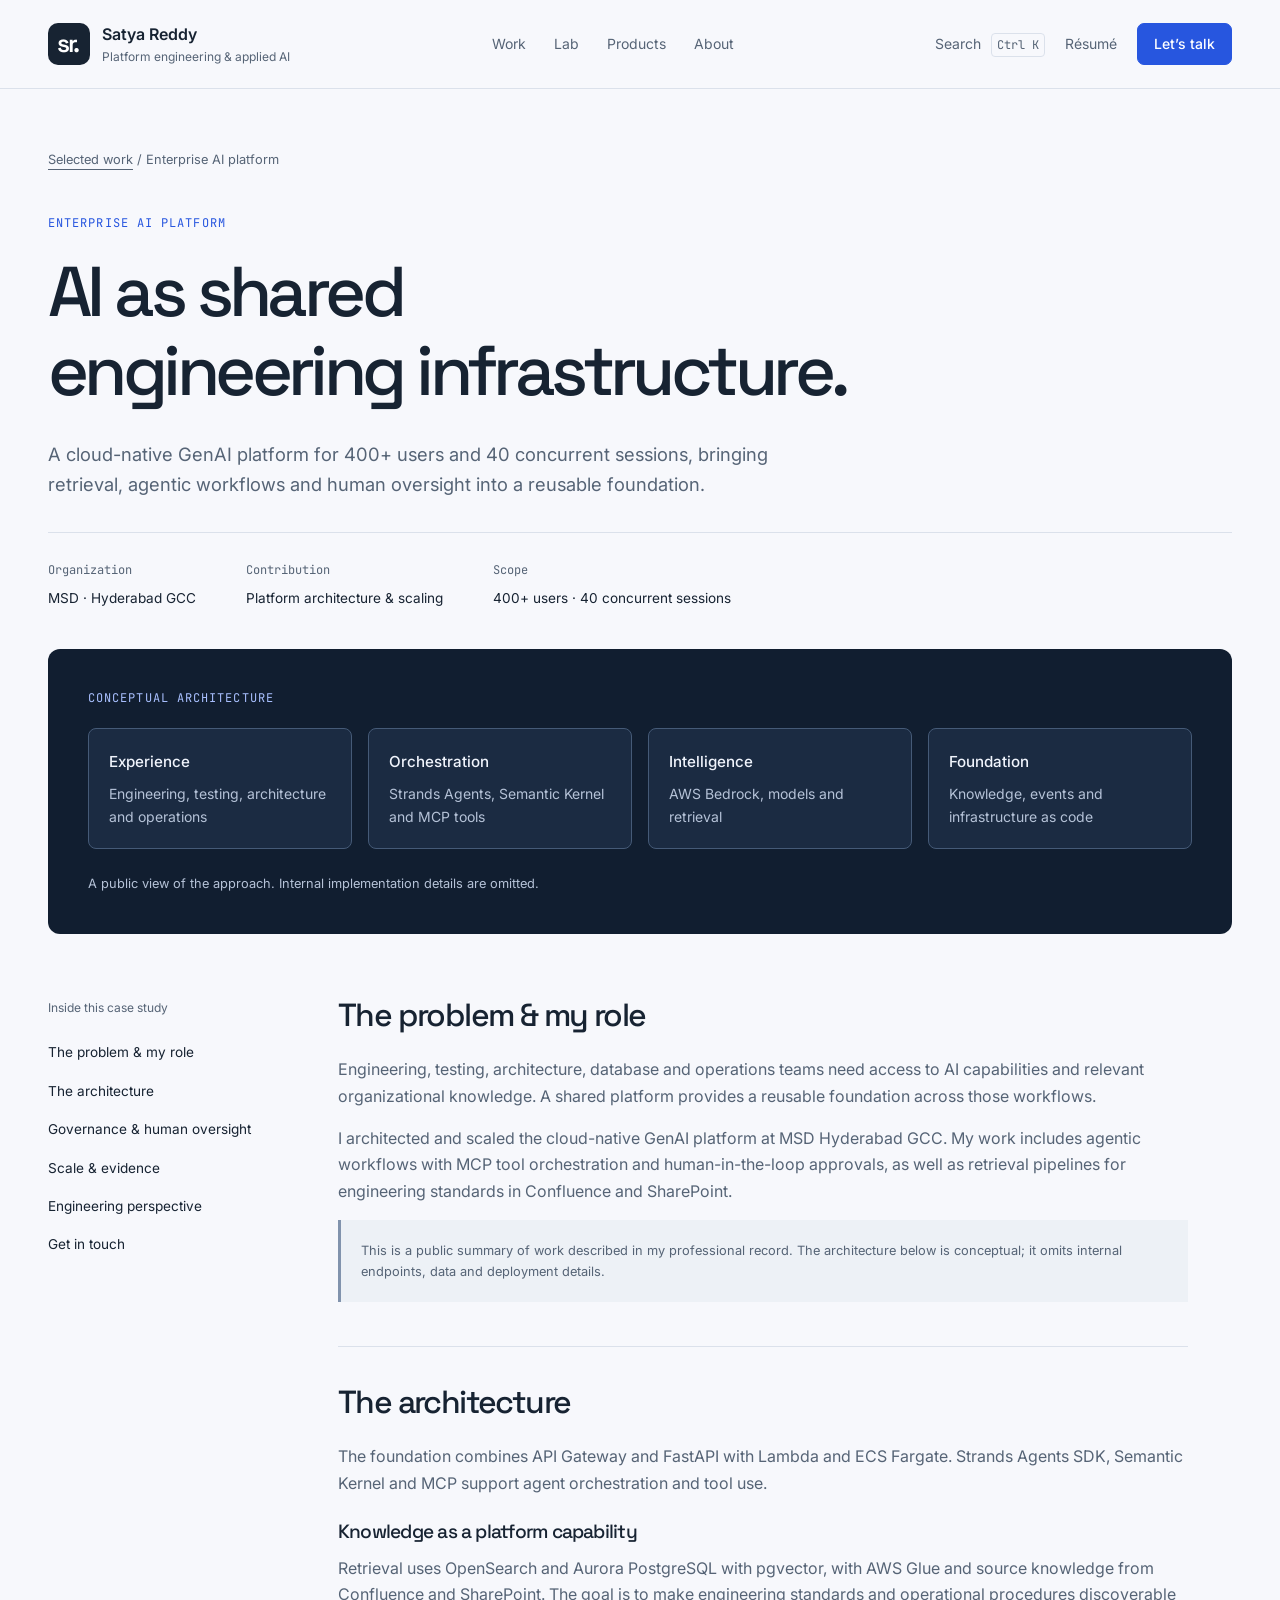
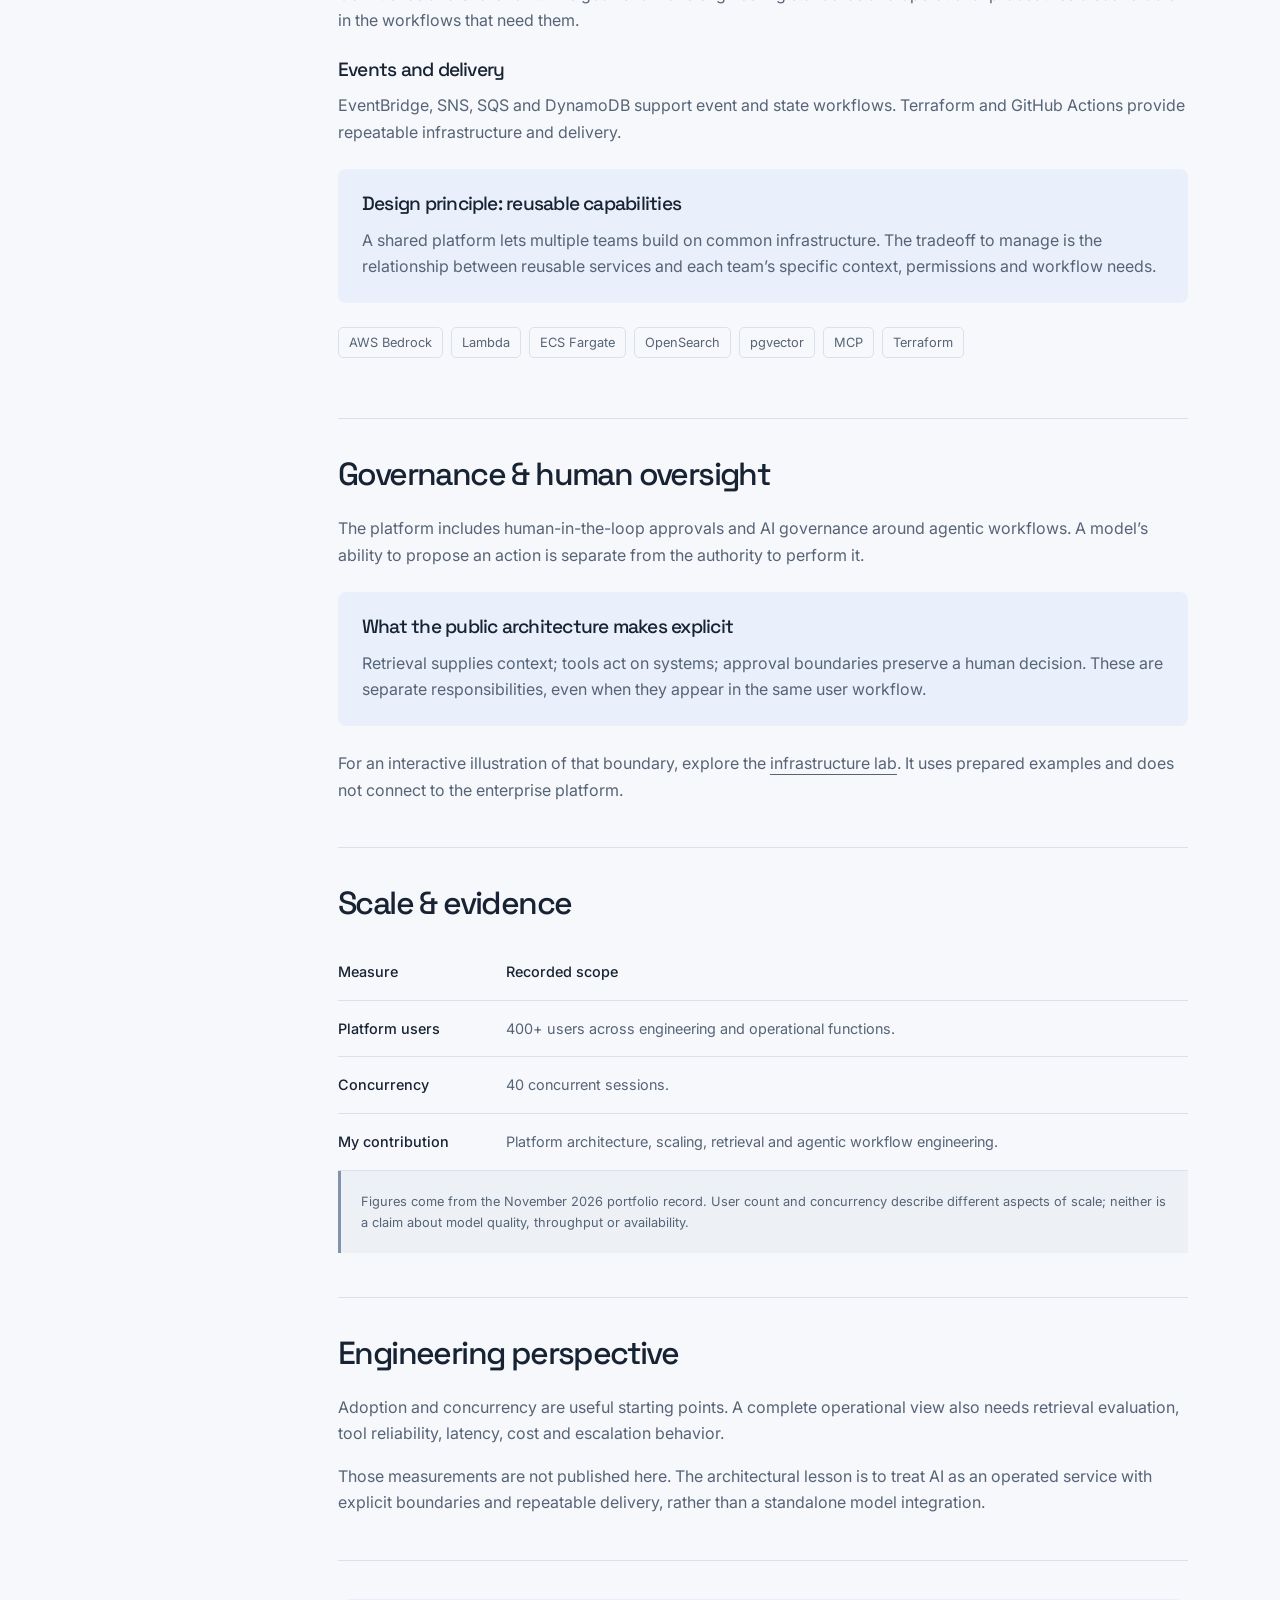
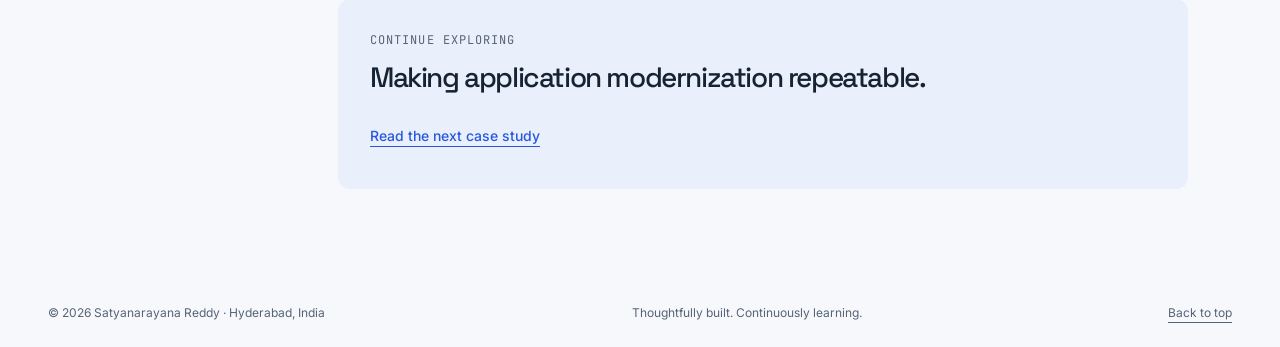
<file: work/genai-platform.html>
<!doctype html>
<html lang="en">
<head>
  <meta charset="utf-8">
  <meta name="viewport" content="width=device-width, initial-scale=1, viewport-fit=cover">
  <title>AI as shared engineering infrastructure. — Satya Reddy</title>
  <meta name="description" content="A cloud-native GenAI platform for 400+ users and 40 concurrent sessions, bringing retrieval, agentic workflows and human oversight into a reusable foundation.">
  <meta name="author" content="Medapati N V D Satyanarayana Reddy">
  <link rel="canonical" href="https://reddy5310.github.io/portfolio/work/genai-platform.html">
  <meta name="theme-color" content="#f7f8fb">

  <meta property="og:type" content="profile">
  <meta property="og:title" content="AI as shared engineering infrastructure. — Satya Reddy">
  <meta property="og:description" content="A cloud-native GenAI platform for 400+ users and 40 concurrent sessions, bringing retrieval, agentic workflows and human oversight into a reusable foundation.">
  <meta property="og:url" content="https://reddy5310.github.io/portfolio/work/genai-platform.html">
  <meta property="og:image" content="https://reddy5310.github.io/portfolio/assets/img/og-image.png">
  <meta property="og:image:width" content="1200">
  <meta property="og:image:height" content="630">
  <meta name="twitter:card" content="summary_large_image">
  <meta name="twitter:site" content="@mnvdsreddy93">

  <link rel="icon" href="../favicon.svg" type="image/svg+xml">
  <link rel="apple-touch-icon" href="../apple-touch-icon.png">

  <link rel="preconnect" href="https://fonts.googleapis.com">
  <link rel="preconnect" href="https://fonts.gstatic.com" crossorigin>
  <link rel="stylesheet" href="https://fonts.googleapis.com/css2?family=Space+Grotesk:wght@500;600&family=Inter:wght@400;500;600&family=JetBrains+Mono:wght@400;500&display=swap">
  <link rel="stylesheet" href="../css/tokens.css">
  <link rel="stylesheet" href="../css/portfolio.css">

  <script type="application/ld+json">
  {
    "@context": "https://schema.org",
    "@type": "Person",
    "name": "Medapati N V D Satyanarayana Reddy",
    "alternateName": "Satya Reddy",
    "jobTitle": "Senior Manager — DevOps, Cloud & AI Platform Engineering",
    "worksFor": { "@type": "Organization", "name": "MSD Hyderabad Global Capabilities Center" },
    "address": { "@type": "PostalAddress", "addressLocality": "Hyderabad", "addressCountry": "IN" },
    "email": "mailto:mnvdsreddy93@gmail.com",
    "url": "https://reddy5310.github.io/portfolio/",
    "image": "https://reddy5310.github.io/portfolio/assets/img/portrait-640x800.jpg",
    "alumniOf": { "@type": "CollegeOrUniversity", "name": "Lovely Professional University" },
    "knowsAbout": ["DevSecOps", "Site Reliability Engineering", "Platform Engineering", "Terraform", "Kubernetes", "AWS", "Google Cloud", "Microsoft Azure", "Agentic AI", "Retrieval-Augmented Generation"],
    "sameAs": [
      "https://www.linkedin.com/in/medapati-n-v-d-satyanarayana-reddy-498758271/",
      "https://github.com/reddy5310",
      "https://medium.com/@venkatsatyanreddy_92646",
      "https://x.com/mnvdsreddy93"
    ]
  }
  </script>
</head>
<body data-page="case"><a class="skip" href="#main">Skip to content</a><header class="site-header"><div class="wrap nav-row"><a class="brand" href="../index.html"><span class="brand-mark" aria-hidden="true">sr.</span><span>Satya Reddy<span class="brand-caption">Platform engineering &amp; applied AI</span></span></a><nav class="desktop-nav" aria-label="Main navigation"><a href="../index.html#work">Work</a><a href="../index.html#lab">Lab</a><a href="../index.html#projects">Products</a><a href="../index.html#about">About</a></nav><div class="nav-actions"><button class="search-trigger" data-search-open type="button" hidden>Search <kbd>Ctrl K</kbd></button><a class="nav-resume" href="../resume.html">Résumé</a><a class="button small" href="../index.html#contact">Let’s talk</a></div></div><nav class="mobile-nav wrap" aria-label="Mobile navigation"><a href="../index.html#work">Work</a><a href="../index.html#lab">Lab</a><a href="../index.html#projects">Products</a><a href="../index.html#about">About</a></nav></header>
<main id="main"><section class="case-hero wrap" id="top"><p class="breadcrumbs"><a href="../index.html#work">Selected work</a> / Enterprise AI platform</p><p class="eyebrow">Enterprise AI platform</p><h1>AI as shared<br>engineering infrastructure.</h1><p class="case-intro">A cloud-native GenAI platform for 400+ users and 40 concurrent sessions, bringing retrieval, agentic workflows and human oversight into a reusable foundation.</p><dl class="case-meta"><div><dt>Organization</dt><dd>MSD · Hyderabad GCC</dd></div><div><dt>Contribution</dt><dd>Platform architecture & scaling</dd></div><div><dt>Scope</dt><dd>400+ users · 40 concurrent sessions</dd></div></dl><div class="case-banner"><p class="eyebrow">Conceptual architecture</p><div class="case-map"><div><strong>Experience</strong><span>Engineering, testing, architecture and operations</span></div><div><strong>Orchestration</strong><span>Strands Agents, Semantic Kernel and MCP tools</span></div><div><strong>Intelligence</strong><span>AWS Bedrock, models and retrieval</span></div><div><strong>Foundation</strong><span>Knowledge, events and infrastructure as code</span></div></div><p>A public view of the approach. Internal implementation details are omitted.</p></div></section>
<div class="case-layout wrap"><nav class="case-toc" aria-label="On this page"><p>Inside this case study</p><a href="#context">The problem & my role</a><a href="#architecture">The architecture</a><a href="#governance">Governance & human oversight</a><a href="#evidence">Scale & evidence</a><a href="#perspective">Engineering perspective</a><a href="../index.html#contact">Get in touch</a></nav><div class="case-body"><section id="context" aria-labelledby="context-title"><h2 id="context-title">The problem & my role</h2><p>Engineering, testing, architecture, database and operations teams need access to AI capabilities and relevant organizational knowledge. A shared platform provides a reusable foundation across those workflows.</p><p>I architected and scaled the cloud-native GenAI platform at MSD Hyderabad GCC. My work includes agentic workflows with MCP tool orchestration and human-in-the-loop approvals, as well as retrieval pipelines for engineering standards in Confluence and SharePoint.</p><p class="note">This is a public summary of work described in my professional record. The architecture below is conceptual; it omits internal endpoints, data and deployment details.</p></section><section id="architecture" aria-labelledby="architecture-title"><h2 id="architecture-title">The architecture</h2><p>The foundation combines API Gateway and FastAPI with Lambda and ECS Fargate. Strands Agents SDK, Semantic Kernel and MCP support agent orchestration and tool use.</p><h3>Knowledge as a platform capability</h3><p>Retrieval uses OpenSearch and Aurora PostgreSQL with pgvector, with AWS Glue and source knowledge from Confluence and SharePoint. The goal is to make engineering standards and operational procedures discoverable in the workflows that need them.</p><h3>Events and delivery</h3><p>EventBridge, SNS, SQS and DynamoDB support event and state workflows. Terraform and GitHub Actions provide repeatable infrastructure and delivery.</p><div class="decision"><h3>Design principle: reusable capabilities</h3><p>A shared platform lets multiple teams build on common infrastructure. The tradeoff to manage is the relationship between reusable services and each team’s specific context, permissions and workflow needs.</p></div><ul class="tag-list"><li>AWS Bedrock</li><li>Lambda</li><li>ECS Fargate</li><li>OpenSearch</li><li>pgvector</li><li>MCP</li><li>Terraform</li></ul></section><section id="governance" aria-labelledby="governance-title"><h2 id="governance-title">Governance & human oversight</h2><p>The platform includes human-in-the-loop approvals and AI governance around agentic workflows. A model’s ability to propose an action is separate from the authority to perform it.</p><div class="decision"><h3>What the public architecture makes explicit</h3><p>Retrieval supplies context; tools act on systems; approval boundaries preserve a human decision. These are separate responsibilities, even when they appear in the same user workflow.</p></div><p>For an interactive illustration of that boundary, explore the <a href="../index.html#lab">infrastructure lab</a>. It uses prepared examples and does not connect to the enterprise platform.</p></section><section id="evidence" aria-labelledby="evidence-title"><h2 id="evidence-title">Scale & evidence</h2><table class="metrics-table"><thead><tr><th scope="col">Measure</th><th scope="col">Recorded scope</th></tr></thead><tbody><tr><th scope="row">Platform users</th><td>400+ users across engineering and operational functions.</td></tr><tr><th scope="row">Concurrency</th><td>40 concurrent sessions.</td></tr><tr><th scope="row">My contribution</th><td>Platform architecture, scaling, retrieval and agentic workflow engineering.</td></tr></tbody></table><p class="note">Figures come from the November 2026 portfolio record. User count and concurrency describe different aspects of scale; neither is a claim about model quality, throughput or availability.</p></section><section id="perspective" aria-labelledby="perspective-title"><h2 id="perspective-title">Engineering perspective</h2><p>Adoption and concurrency are useful starting points. A complete operational view also needs retrieval evaluation, tool reliability, latency, cost and escalation behavior.</p><p>Those measurements are not published here. The architectural lesson is to treat AI as an operated service with explicit boundaries and repeatable delivery, rather than a standalone model integration.</p></section><aside class="next-case"><p class="eyebrow">Continue exploring</p><h2>Making application modernization repeatable.</h2><a class="text-link" href="modernization.html">Read the next case study</a></aside></div></div></main><footer class="site-footer"><div class="wrap"><span>© 2026 Satyanarayana Reddy · Hyderabad, India</span><span>Thoughtfully built. Continuously learning.</span><a href="#top">Back to top</a></div></footer><dialog class="search-dialog" id="portfolio-search" aria-labelledby="search-title"><div class="search-head"><h2 id="search-title">Explore my work</h2><button class="search-close" data-search-close type="button">Close</button></div><label class="search-label" for="portfolio-query">Search projects, skills and experience</label><input class="search-input" id="portfolio-query" type="search" placeholder="Try Wiz, AI, leadership…" autocomplete="off"><p id="search-count" class="search-count" role="status"></p><div class="search-results" id="search-results"></div></dialog><script src="../js/portfolio.js" defer></script></body></html>
</file>
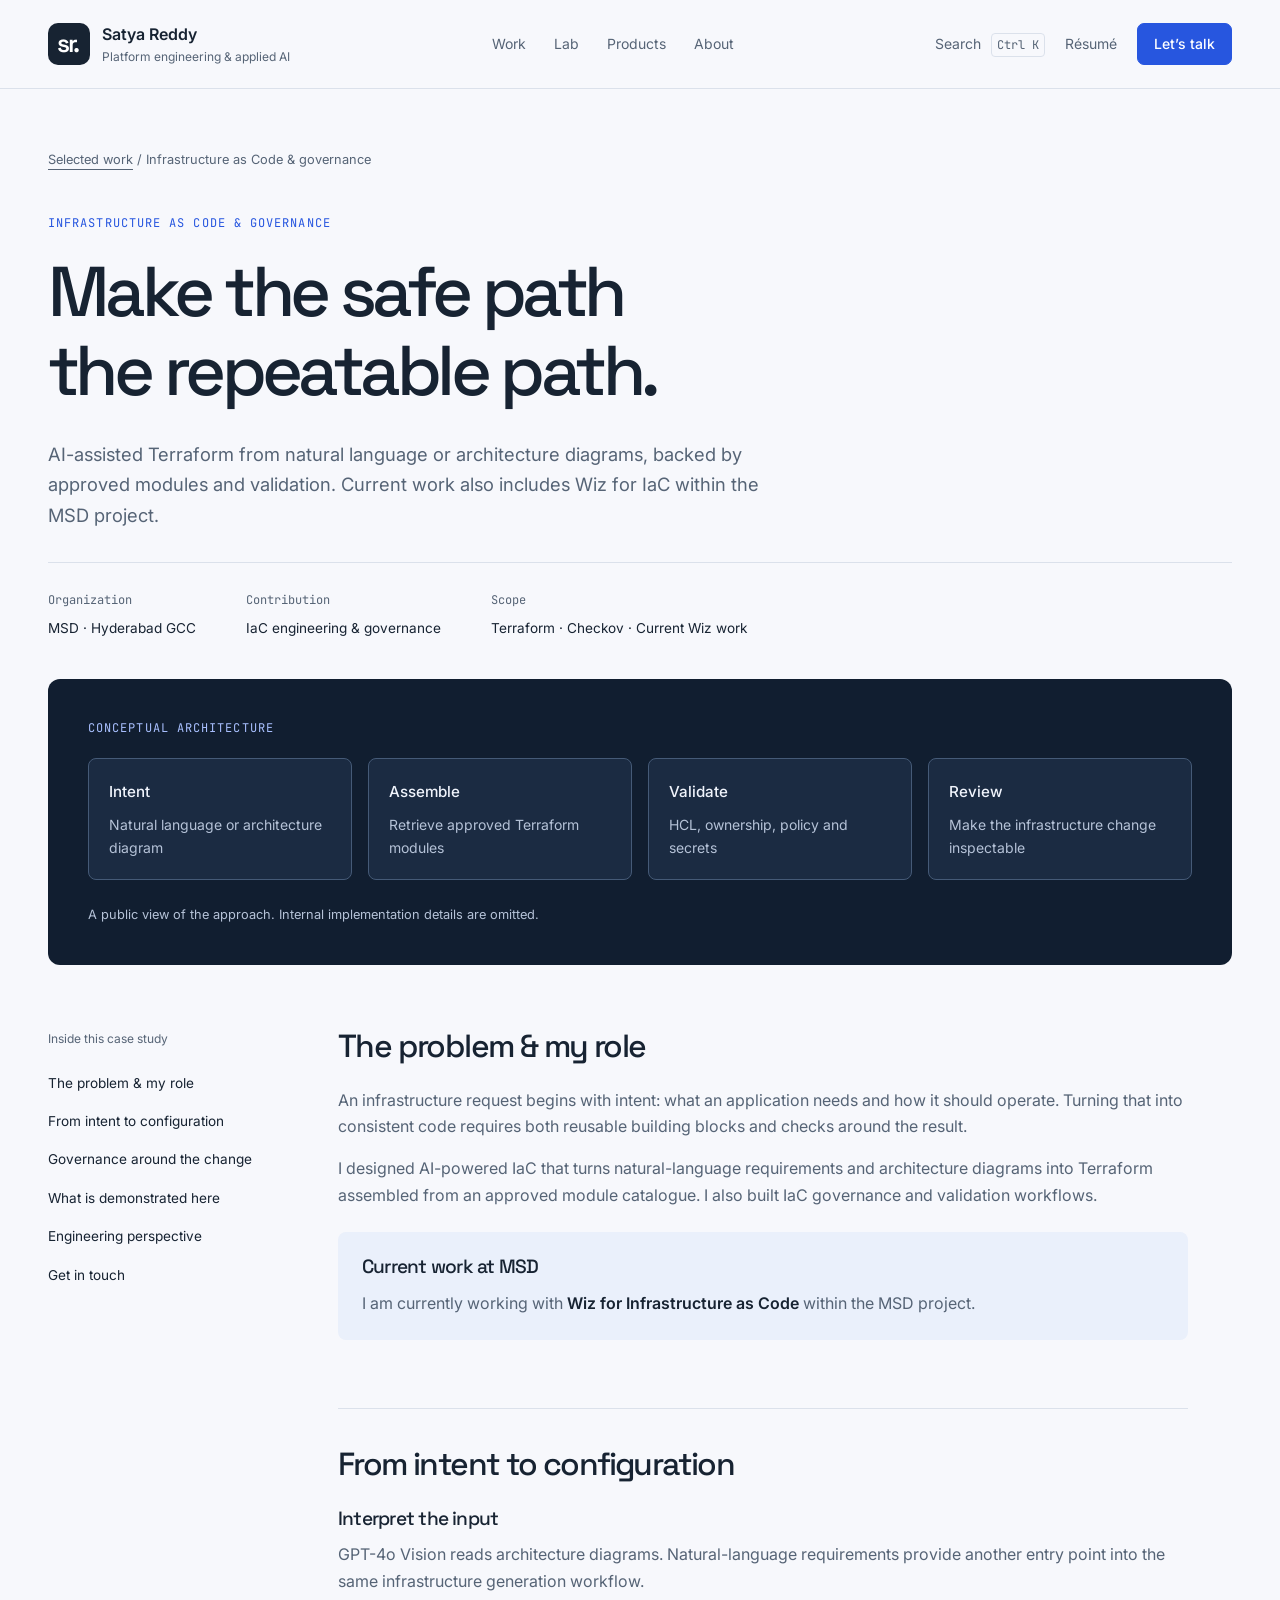
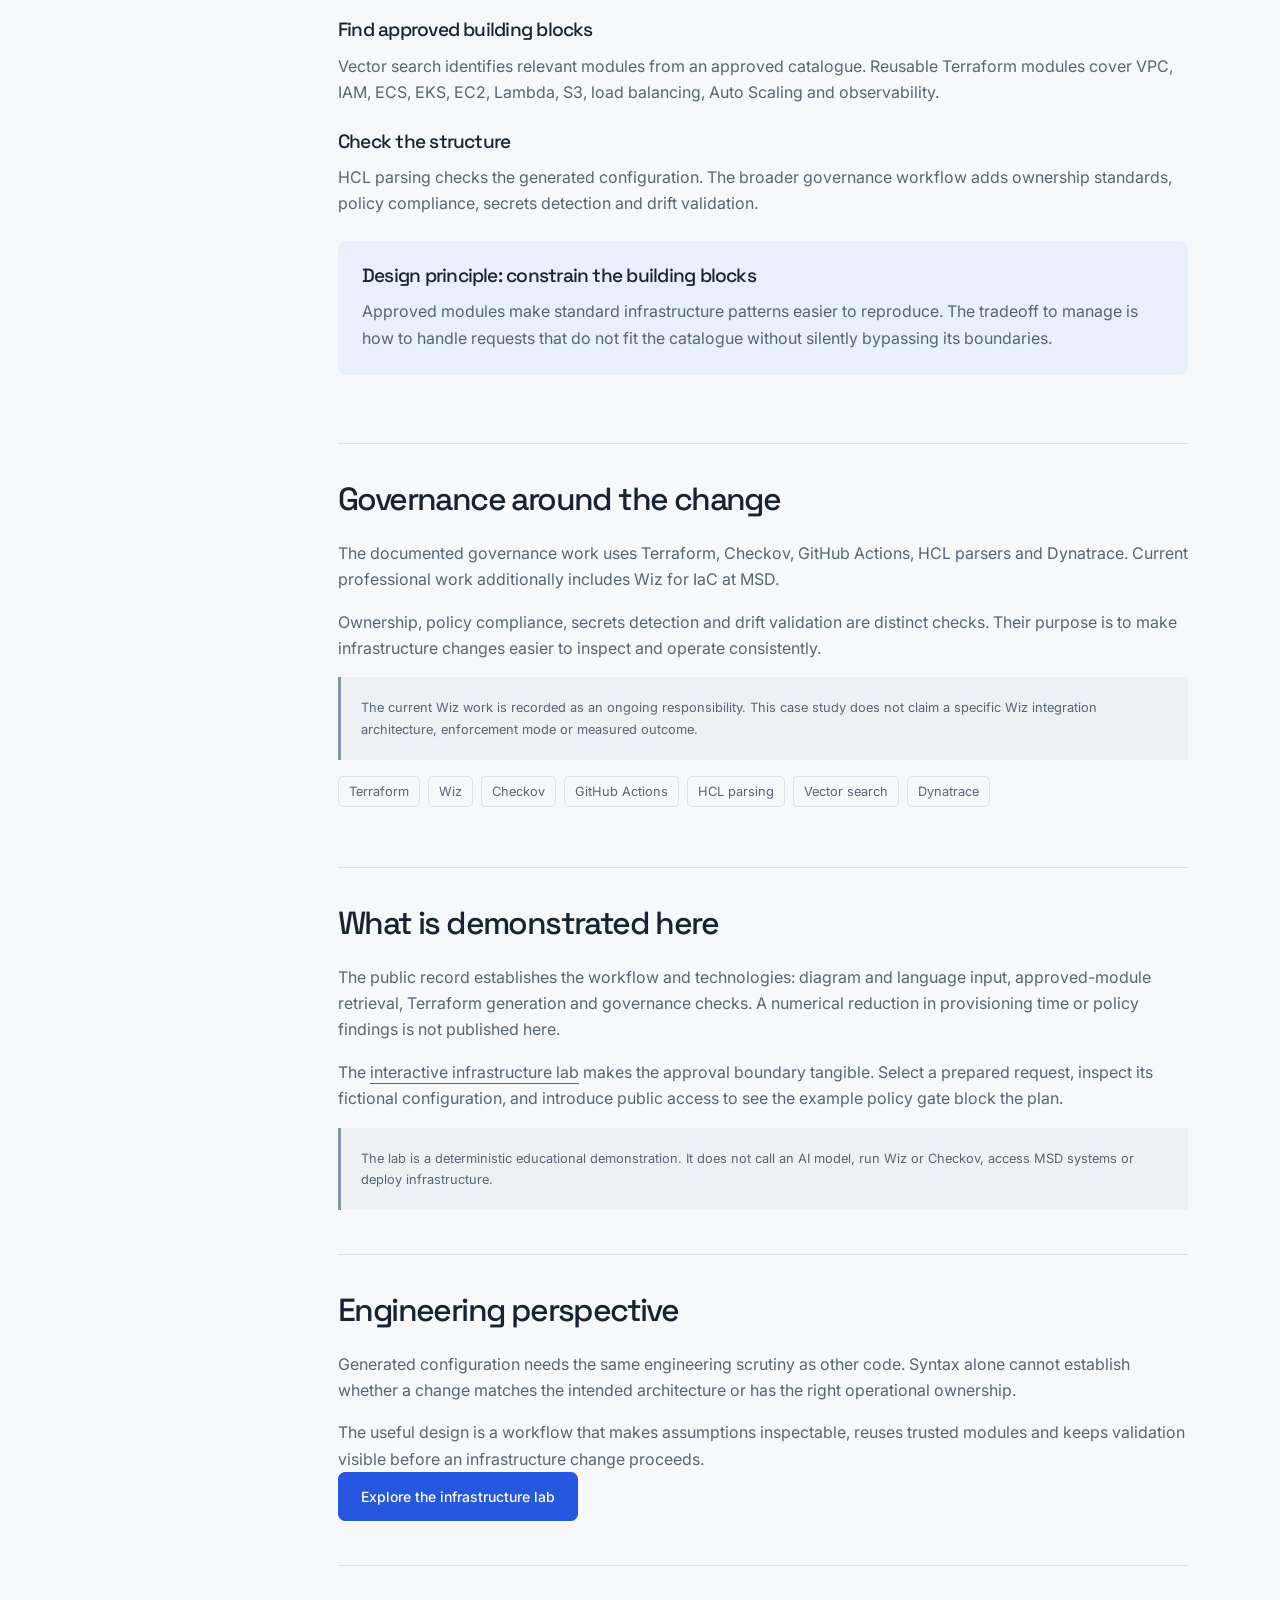
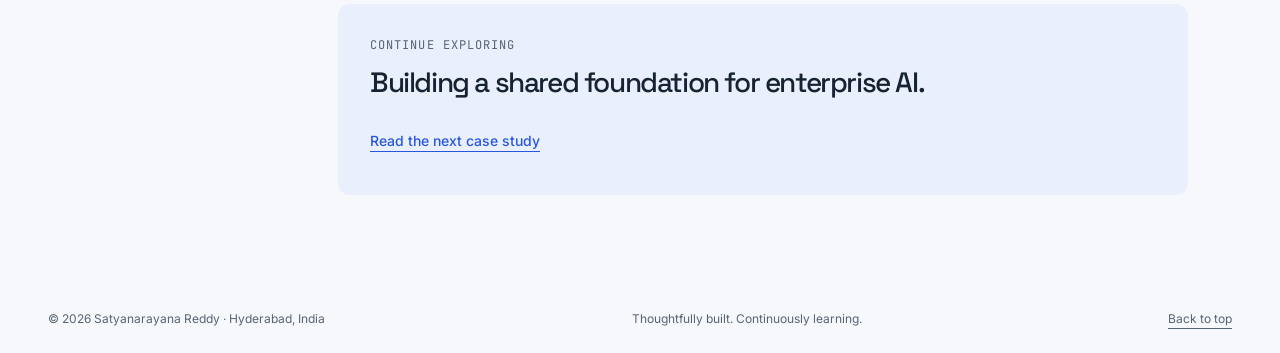
<file: work/iac-governance.html>
<!doctype html>
<html lang="en">
<head>
  <meta charset="utf-8">
  <meta name="viewport" content="width=device-width, initial-scale=1, viewport-fit=cover">
  <title>Make the safe path the repeatable path. — Satya Reddy</title>
  <meta name="description" content="AI-assisted Terraform from natural language or architecture diagrams, backed by approved modules and validation. Current work also includes Wiz for IaC within the MSD project.">
  <meta name="author" content="Medapati N V D Satyanarayana Reddy">
  <link rel="canonical" href="https://reddy5310.github.io/portfolio/work/iac-governance.html">
  <meta name="theme-color" content="#f7f8fb">

  <meta property="og:type" content="profile">
  <meta property="og:title" content="Make the safe path the repeatable path. — Satya Reddy">
  <meta property="og:description" content="AI-assisted Terraform from natural language or architecture diagrams, backed by approved modules and validation. Current work also includes Wiz for IaC within the MSD project.">
  <meta property="og:url" content="https://reddy5310.github.io/portfolio/work/iac-governance.html">
  <meta property="og:image" content="https://reddy5310.github.io/portfolio/assets/img/og-image.png">
  <meta property="og:image:width" content="1200">
  <meta property="og:image:height" content="630">
  <meta name="twitter:card" content="summary_large_image">
  <meta name="twitter:site" content="@mnvdsreddy93">

  <link rel="icon" href="../favicon.svg" type="image/svg+xml">
  <link rel="apple-touch-icon" href="../apple-touch-icon.png">

  <link rel="preconnect" href="https://fonts.googleapis.com">
  <link rel="preconnect" href="https://fonts.gstatic.com" crossorigin>
  <link rel="stylesheet" href="https://fonts.googleapis.com/css2?family=Space+Grotesk:wght@500;600&family=Inter:wght@400;500;600&family=JetBrains+Mono:wght@400;500&display=swap">
  <link rel="stylesheet" href="../css/tokens.css">
  <link rel="stylesheet" href="../css/portfolio.css">

  <script type="application/ld+json">
  {
    "@context": "https://schema.org",
    "@type": "Person",
    "name": "Medapati N V D Satyanarayana Reddy",
    "alternateName": "Satya Reddy",
    "jobTitle": "Senior Manager — DevOps, Cloud & AI Platform Engineering",
    "worksFor": { "@type": "Organization", "name": "MSD Hyderabad Global Capabilities Center" },
    "address": { "@type": "PostalAddress", "addressLocality": "Hyderabad", "addressCountry": "IN" },
    "email": "mailto:mnvdsreddy93@gmail.com",
    "url": "https://reddy5310.github.io/portfolio/",
    "image": "https://reddy5310.github.io/portfolio/assets/img/portrait-640x800.jpg",
    "alumniOf": { "@type": "CollegeOrUniversity", "name": "Lovely Professional University" },
    "knowsAbout": ["DevSecOps", "Site Reliability Engineering", "Platform Engineering", "Terraform", "Kubernetes", "AWS", "Google Cloud", "Microsoft Azure", "Agentic AI", "Retrieval-Augmented Generation"],
    "sameAs": [
      "https://www.linkedin.com/in/medapati-n-v-d-satyanarayana-reddy-498758271/",
      "https://github.com/reddy5310",
      "https://medium.com/@venkatsatyanreddy_92646",
      "https://x.com/mnvdsreddy93"
    ]
  }
  </script>
</head>
<body data-page="case"><a class="skip" href="#main">Skip to content</a><header class="site-header"><div class="wrap nav-row"><a class="brand" href="../index.html"><span class="brand-mark" aria-hidden="true">sr.</span><span>Satya Reddy<span class="brand-caption">Platform engineering &amp; applied AI</span></span></a><nav class="desktop-nav" aria-label="Main navigation"><a href="../index.html#work">Work</a><a href="../index.html#lab">Lab</a><a href="../index.html#projects">Products</a><a href="../index.html#about">About</a></nav><div class="nav-actions"><button class="search-trigger" data-search-open type="button" hidden>Search <kbd>Ctrl K</kbd></button><a class="nav-resume" href="../resume.html">Résumé</a><a class="button small" href="../index.html#contact">Let’s talk</a></div></div><nav class="mobile-nav wrap" aria-label="Mobile navigation"><a href="../index.html#work">Work</a><a href="../index.html#lab">Lab</a><a href="../index.html#projects">Products</a><a href="../index.html#about">About</a></nav></header>
<main id="main"><section class="case-hero wrap" id="top"><p class="breadcrumbs"><a href="../index.html#work">Selected work</a> / Infrastructure as Code & governance</p><p class="eyebrow">Infrastructure as Code & governance</p><h1>Make the safe path<br>the repeatable path.</h1><p class="case-intro">AI-assisted Terraform from natural language or architecture diagrams, backed by approved modules and validation. Current work also includes Wiz for IaC within the MSD project.</p><dl class="case-meta"><div><dt>Organization</dt><dd>MSD · Hyderabad GCC</dd></div><div><dt>Contribution</dt><dd>IaC engineering & governance</dd></div><div><dt>Scope</dt><dd>Terraform · Checkov · Current Wiz work</dd></div></dl><div class="case-banner"><p class="eyebrow">Conceptual architecture</p><div class="case-map"><div><strong>Intent</strong><span>Natural language or architecture diagram</span></div><div><strong>Assemble</strong><span>Retrieve approved Terraform modules</span></div><div><strong>Validate</strong><span>HCL, ownership, policy and secrets</span></div><div><strong>Review</strong><span>Make the infrastructure change inspectable</span></div></div><p>A public view of the approach. Internal implementation details are omitted.</p></div></section>
<div class="case-layout wrap"><nav class="case-toc" aria-label="On this page"><p>Inside this case study</p><a href="#context">The problem & my role</a><a href="#architecture">From intent to configuration</a><a href="#governance">Governance around the change</a><a href="#evidence">What is demonstrated here</a><a href="#perspective">Engineering perspective</a><a href="../index.html#contact">Get in touch</a></nav><div class="case-body"><section id="context" aria-labelledby="context-title"><h2 id="context-title">The problem & my role</h2><p>An infrastructure request begins with intent: what an application needs and how it should operate. Turning that into consistent code requires both reusable building blocks and checks around the result.</p><p>I designed AI-powered IaC that turns natural-language requirements and architecture diagrams into Terraform assembled from an approved module catalogue. I also built IaC governance and validation workflows.</p><div class="decision"><h3>Current work at MSD</h3><p>I am currently working with <strong>Wiz for Infrastructure as Code</strong> within the MSD project.</p></div></section><section id="architecture" aria-labelledby="architecture-title"><h2 id="architecture-title">From intent to configuration</h2><h3>Interpret the input</h3><p>GPT-4o Vision reads architecture diagrams. Natural-language requirements provide another entry point into the same infrastructure generation workflow.</p><h3>Find approved building blocks</h3><p>Vector search identifies relevant modules from an approved catalogue. Reusable Terraform modules cover VPC, IAM, ECS, EKS, EC2, Lambda, S3, load balancing, Auto Scaling and observability.</p><h3>Check the structure</h3><p>HCL parsing checks the generated configuration. The broader governance workflow adds ownership standards, policy compliance, secrets detection and drift validation.</p><div class="decision"><h3>Design principle: constrain the building blocks</h3><p>Approved modules make standard infrastructure patterns easier to reproduce. The tradeoff to manage is how to handle requests that do not fit the catalogue without silently bypassing its boundaries.</p></div></section><section id="governance" aria-labelledby="governance-title"><h2 id="governance-title">Governance around the change</h2><p>The documented governance work uses Terraform, Checkov, GitHub Actions, HCL parsers and Dynatrace. Current professional work additionally includes Wiz for IaC at MSD.</p><p>Ownership, policy compliance, secrets detection and drift validation are distinct checks. Their purpose is to make infrastructure changes easier to inspect and operate consistently.</p><p class="note">The current Wiz work is recorded as an ongoing responsibility. This case study does not claim a specific Wiz integration architecture, enforcement mode or measured outcome.</p><ul class="tag-list"><li>Terraform</li><li>Wiz</li><li>Checkov</li><li>GitHub Actions</li><li>HCL parsing</li><li>Vector search</li><li>Dynatrace</li></ul></section><section id="evidence" aria-labelledby="evidence-title"><h2 id="evidence-title">What is demonstrated here</h2><p>The public record establishes the workflow and technologies: diagram and language input, approved-module retrieval, Terraform generation and governance checks. A numerical reduction in provisioning time or policy findings is not published here.</p><p>The <a href="../index.html#lab">interactive infrastructure lab</a> makes the approval boundary tangible. Select a prepared request, inspect its fictional configuration, and introduce public access to see the example policy gate block the plan.</p><p class="note">The lab is a deterministic educational demonstration. It does not call an AI model, run Wiz or Checkov, access MSD systems or deploy infrastructure.</p></section><section id="perspective" aria-labelledby="perspective-title"><h2 id="perspective-title">Engineering perspective</h2><p>Generated configuration needs the same engineering scrutiny as other code. Syntax alone cannot establish whether a change matches the intended architecture or has the right operational ownership.</p><p>The useful design is a workflow that makes assumptions inspectable, reuses trusted modules and keeps validation visible before an infrastructure change proceeds.</p><a class="button" href="../index.html#lab">Explore the infrastructure lab</a></section><aside class="next-case"><p class="eyebrow">Continue exploring</p><h2>Building a shared foundation for enterprise AI.</h2><a class="text-link" href="genai-platform.html">Read the next case study</a></aside></div></div></main><footer class="site-footer"><div class="wrap"><span>© 2026 Satyanarayana Reddy · Hyderabad, India</span><span>Thoughtfully built. Continuously learning.</span><a href="#top">Back to top</a></div></footer><dialog class="search-dialog" id="portfolio-search" aria-labelledby="search-title"><div class="search-head"><h2 id="search-title">Explore my work</h2><button class="search-close" data-search-close type="button">Close</button></div><label class="search-label" for="portfolio-query">Search projects, skills and experience</label><input class="search-input" id="portfolio-query" type="search" placeholder="Try Wiz, AI, leadership…" autocomplete="off"><p id="search-count" class="search-count" role="status"></p><div class="search-results" id="search-results"></div></dialog><script src="../js/portfolio.js" defer></script></body></html>
</file>
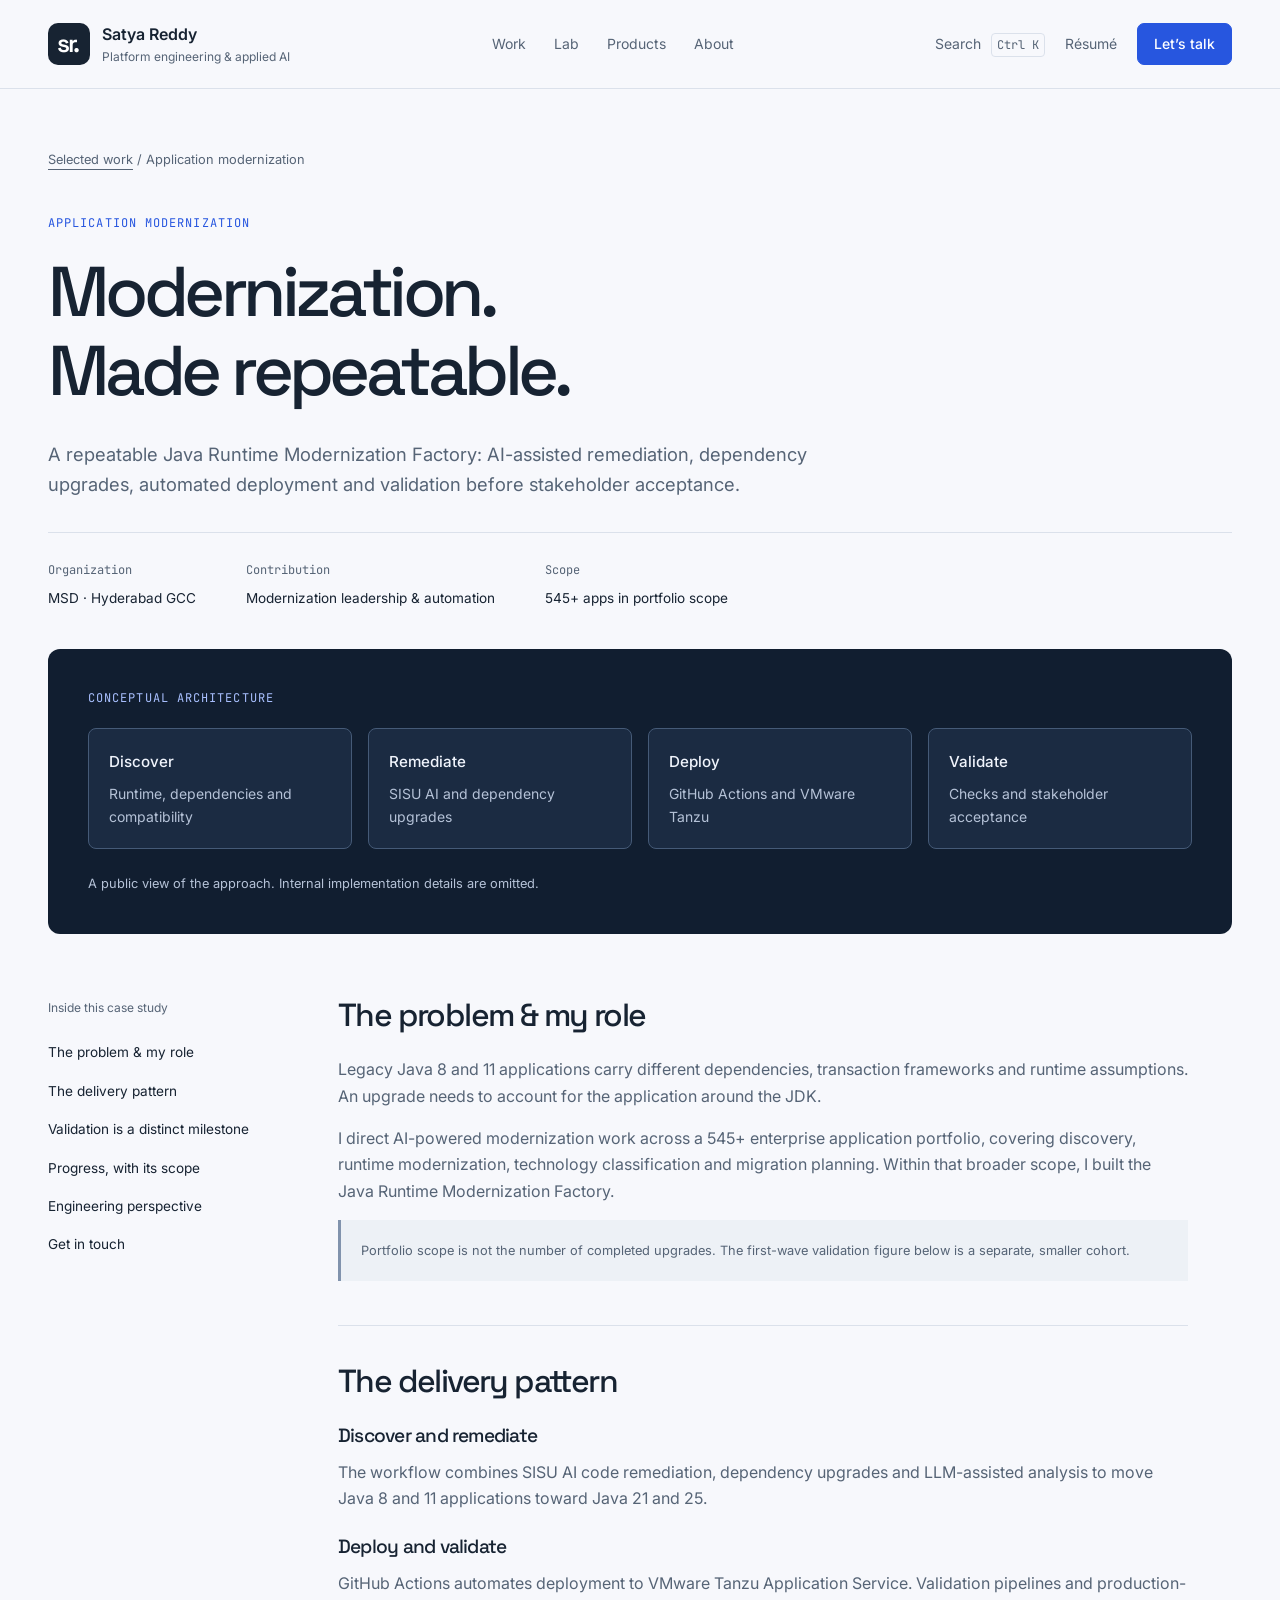
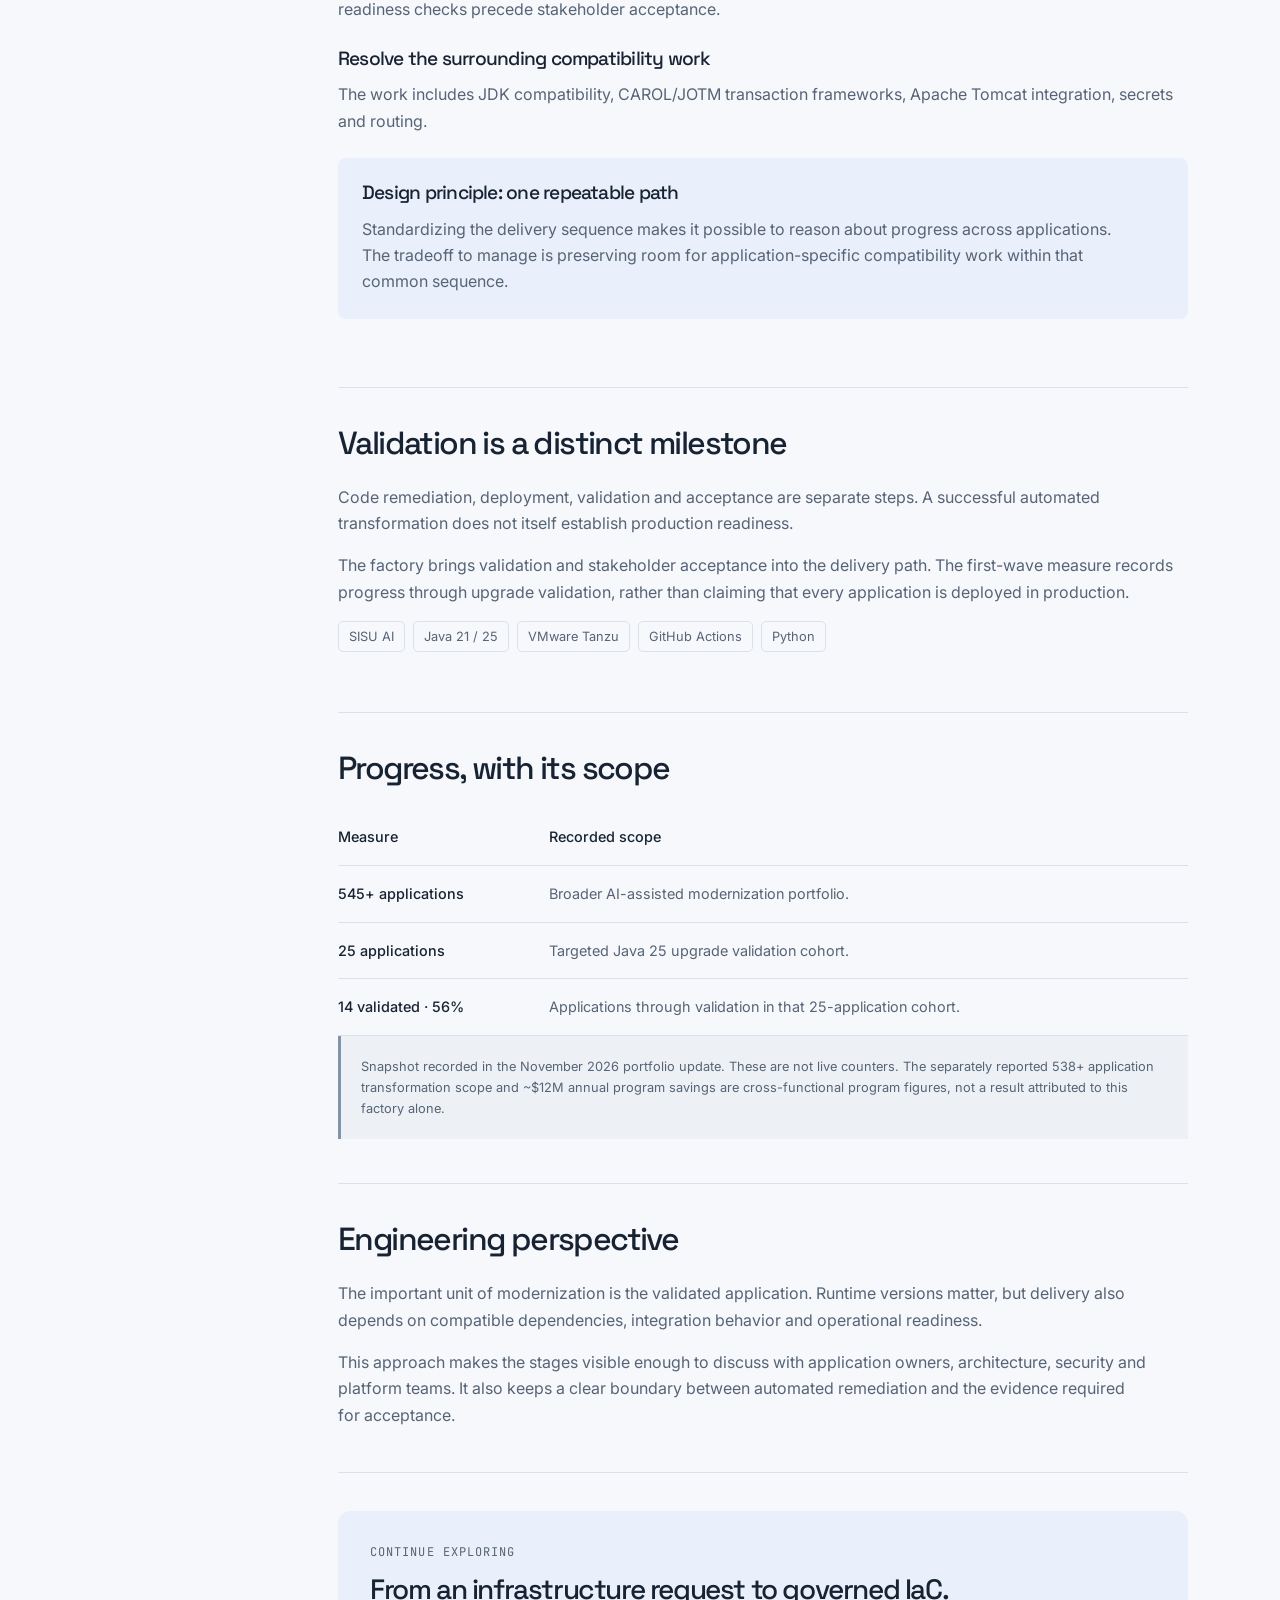
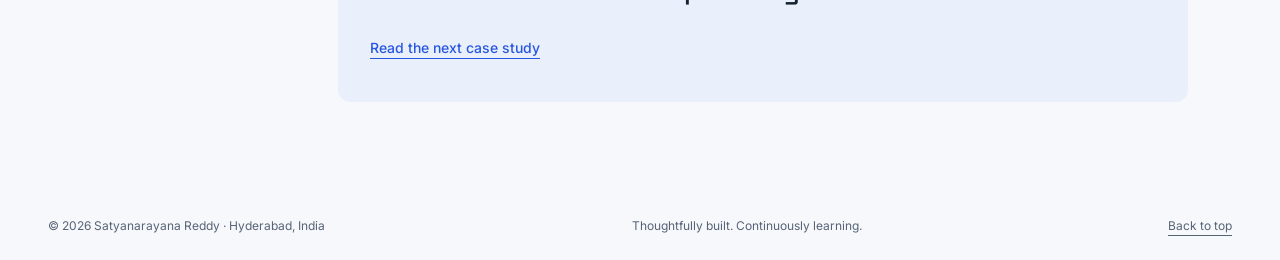
<file: work/modernization.html>
<!doctype html>
<html lang="en">
<head>
  <meta charset="utf-8">
  <meta name="viewport" content="width=device-width, initial-scale=1, viewport-fit=cover">
  <title>Modernization. Made repeatable. — Satya Reddy</title>
  <meta name="description" content="A repeatable Java Runtime Modernization Factory: AI-assisted remediation, dependency upgrades, automated deployment and validation before stakeholder acceptance.">
  <meta name="author" content="Medapati N V D Satyanarayana Reddy">
  <link rel="canonical" href="https://reddy5310.github.io/portfolio/work/modernization.html">
  <meta name="theme-color" content="#f7f8fb">

  <meta property="og:type" content="profile">
  <meta property="og:title" content="Modernization. Made repeatable. — Satya Reddy">
  <meta property="og:description" content="A repeatable Java Runtime Modernization Factory: AI-assisted remediation, dependency upgrades, automated deployment and validation before stakeholder acceptance.">
  <meta property="og:url" content="https://reddy5310.github.io/portfolio/work/modernization.html">
  <meta property="og:image" content="https://reddy5310.github.io/portfolio/assets/img/og-image.png">
  <meta property="og:image:width" content="1200">
  <meta property="og:image:height" content="630">
  <meta name="twitter:card" content="summary_large_image">
  <meta name="twitter:site" content="@mnvdsreddy93">

  <link rel="icon" href="../favicon.svg" type="image/svg+xml">
  <link rel="apple-touch-icon" href="../apple-touch-icon.png">

  <link rel="preconnect" href="https://fonts.googleapis.com">
  <link rel="preconnect" href="https://fonts.gstatic.com" crossorigin>
  <link rel="stylesheet" href="https://fonts.googleapis.com/css2?family=Space+Grotesk:wght@500;600&family=Inter:wght@400;500;600&family=JetBrains+Mono:wght@400;500&display=swap">
  <link rel="stylesheet" href="../css/tokens.css">
  <link rel="stylesheet" href="../css/portfolio.css">

  <script type="application/ld+json">
  {
    "@context": "https://schema.org",
    "@type": "Person",
    "name": "Medapati N V D Satyanarayana Reddy",
    "alternateName": "Satya Reddy",
    "jobTitle": "Senior Manager — DevOps, Cloud & AI Platform Engineering",
    "worksFor": { "@type": "Organization", "name": "MSD Hyderabad Global Capabilities Center" },
    "address": { "@type": "PostalAddress", "addressLocality": "Hyderabad", "addressCountry": "IN" },
    "email": "mailto:mnvdsreddy93@gmail.com",
    "url": "https://reddy5310.github.io/portfolio/",
    "image": "https://reddy5310.github.io/portfolio/assets/img/portrait-640x800.jpg",
    "alumniOf": { "@type": "CollegeOrUniversity", "name": "Lovely Professional University" },
    "knowsAbout": ["DevSecOps", "Site Reliability Engineering", "Platform Engineering", "Terraform", "Kubernetes", "AWS", "Google Cloud", "Microsoft Azure", "Agentic AI", "Retrieval-Augmented Generation"],
    "sameAs": [
      "https://www.linkedin.com/in/medapati-n-v-d-satyanarayana-reddy-498758271/",
      "https://github.com/reddy5310",
      "https://medium.com/@venkatsatyanreddy_92646",
      "https://x.com/mnvdsreddy93"
    ]
  }
  </script>
</head>
<body data-page="case"><a class="skip" href="#main">Skip to content</a><header class="site-header"><div class="wrap nav-row"><a class="brand" href="../index.html"><span class="brand-mark" aria-hidden="true">sr.</span><span>Satya Reddy<span class="brand-caption">Platform engineering &amp; applied AI</span></span></a><nav class="desktop-nav" aria-label="Main navigation"><a href="../index.html#work">Work</a><a href="../index.html#lab">Lab</a><a href="../index.html#projects">Products</a><a href="../index.html#about">About</a></nav><div class="nav-actions"><button class="search-trigger" data-search-open type="button" hidden>Search <kbd>Ctrl K</kbd></button><a class="nav-resume" href="../resume.html">Résumé</a><a class="button small" href="../index.html#contact">Let’s talk</a></div></div><nav class="mobile-nav wrap" aria-label="Mobile navigation"><a href="../index.html#work">Work</a><a href="../index.html#lab">Lab</a><a href="../index.html#projects">Products</a><a href="../index.html#about">About</a></nav></header>
<main id="main"><section class="case-hero wrap" id="top"><p class="breadcrumbs"><a href="../index.html#work">Selected work</a> / Application modernization</p><p class="eyebrow">Application modernization</p><h1>Modernization.<br>Made repeatable.</h1><p class="case-intro">A repeatable Java Runtime Modernization Factory: AI-assisted remediation, dependency upgrades, automated deployment and validation before stakeholder acceptance.</p><dl class="case-meta"><div><dt>Organization</dt><dd>MSD · Hyderabad GCC</dd></div><div><dt>Contribution</dt><dd>Modernization leadership & automation</dd></div><div><dt>Scope</dt><dd>545+ apps in portfolio scope</dd></div></dl><div class="case-banner"><p class="eyebrow">Conceptual architecture</p><div class="case-map"><div><strong>Discover</strong><span>Runtime, dependencies and compatibility</span></div><div><strong>Remediate</strong><span>SISU AI and dependency upgrades</span></div><div><strong>Deploy</strong><span>GitHub Actions and VMware Tanzu</span></div><div><strong>Validate</strong><span>Checks and stakeholder acceptance</span></div></div><p>A public view of the approach. Internal implementation details are omitted.</p></div></section>
<div class="case-layout wrap"><nav class="case-toc" aria-label="On this page"><p>Inside this case study</p><a href="#context">The problem & my role</a><a href="#architecture">The delivery pattern</a><a href="#governance">Validation is a distinct milestone</a><a href="#evidence">Progress, with its scope</a><a href="#perspective">Engineering perspective</a><a href="../index.html#contact">Get in touch</a></nav><div class="case-body"><section id="context" aria-labelledby="context-title"><h2 id="context-title">The problem & my role</h2><p>Legacy Java 8 and 11 applications carry different dependencies, transaction frameworks and runtime assumptions. An upgrade needs to account for the application around the JDK.</p><p>I direct AI-powered modernization work across a 545+ enterprise application portfolio, covering discovery, runtime modernization, technology classification and migration planning. Within that broader scope, I built the Java Runtime Modernization Factory.</p><p class="note">Portfolio scope is not the number of completed upgrades. The first-wave validation figure below is a separate, smaller cohort.</p></section><section id="architecture" aria-labelledby="architecture-title"><h2 id="architecture-title">The delivery pattern</h2><h3>Discover and remediate</h3><p>The workflow combines SISU AI code remediation, dependency upgrades and LLM-assisted analysis to move Java 8 and 11 applications toward Java 21 and 25.</p><h3>Deploy and validate</h3><p>GitHub Actions automates deployment to VMware Tanzu Application Service. Validation pipelines and production-readiness checks precede stakeholder acceptance.</p><h3>Resolve the surrounding compatibility work</h3><p>The work includes JDK compatibility, CAROL/JOTM transaction frameworks, Apache Tomcat integration, secrets and routing.</p><div class="decision"><h3>Design principle: one repeatable path</h3><p>Standardizing the delivery sequence makes it possible to reason about progress across applications. The tradeoff to manage is preserving room for application-specific compatibility work within that common sequence.</p></div></section><section id="governance" aria-labelledby="governance-title"><h2 id="governance-title">Validation is a distinct milestone</h2><p>Code remediation, deployment, validation and acceptance are separate steps. A successful automated transformation does not itself establish production readiness.</p><p>The factory brings validation and stakeholder acceptance into the delivery path. The first-wave measure records progress through upgrade validation, rather than claiming that every application is deployed in production.</p><ul class="tag-list"><li>SISU AI</li><li>Java 21 / 25</li><li>VMware Tanzu</li><li>GitHub Actions</li><li>Python</li></ul></section><section id="evidence" aria-labelledby="evidence-title"><h2 id="evidence-title">Progress, with its scope</h2><table class="metrics-table"><thead><tr><th scope="col">Measure</th><th scope="col">Recorded scope</th></tr></thead><tbody><tr><th scope="row">545+ applications</th><td>Broader AI-assisted modernization portfolio.</td></tr><tr><th scope="row">25 applications</th><td>Targeted Java 25 upgrade validation cohort.</td></tr><tr><th scope="row">14 validated · 56%</th><td>Applications through validation in that 25-application cohort.</td></tr></tbody></table><p class="note">Snapshot recorded in the November 2026 portfolio update. These are not live counters. The separately reported 538+ application transformation scope and ~$12M annual program savings are cross-functional program figures, not a result attributed to this factory alone.</p></section><section id="perspective" aria-labelledby="perspective-title"><h2 id="perspective-title">Engineering perspective</h2><p>The important unit of modernization is the validated application. Runtime versions matter, but delivery also depends on compatible dependencies, integration behavior and operational readiness.</p><p>This approach makes the stages visible enough to discuss with application owners, architecture, security and platform teams. It also keeps a clear boundary between automated remediation and the evidence required for acceptance.</p></section><aside class="next-case"><p class="eyebrow">Continue exploring</p><h2>From an infrastructure request to governed IaC.</h2><a class="text-link" href="iac-governance.html">Read the next case study</a></aside></div></div></main><footer class="site-footer"><div class="wrap"><span>© 2026 Satyanarayana Reddy · Hyderabad, India</span><span>Thoughtfully built. Continuously learning.</span><a href="#top">Back to top</a></div></footer><dialog class="search-dialog" id="portfolio-search" aria-labelledby="search-title"><div class="search-head"><h2 id="search-title">Explore my work</h2><button class="search-close" data-search-close type="button">Close</button></div><label class="search-label" for="portfolio-query">Search projects, skills and experience</label><input class="search-input" id="portfolio-query" type="search" placeholder="Try Wiz, AI, leadership…" autocomplete="off"><p id="search-count" class="search-count" role="status"></p><div class="search-results" id="search-results"></div></dialog><script src="../js/portfolio.js" defer></script></body></html>
</file>
<file: css/tokens.css>
/* Hallmark · genre: modern-minimal · theme: Cobalt
 * axes: light paper (L 98.5%) / grotesk-sans display / cool electric-cobalt accent (hue 256)
 * Every colour + font in the site references these tokens by name.
 */
:root {
  /* Paper + surfaces (cool engineered near-white, never #fff) */
  --color-paper:      oklch(98.5% 0.004 250);
  --color-paper-2:    oklch(96.6% 0.006 252);
  --color-paper-3:    oklch(94.2% 0.009 254);
  --color-rule:       oklch(90.5% 0.009 255);
  --color-rule-2:     oklch(84% 0.012 256);

  /* Ink (cool charcoal, never #000) */
  --color-ink:        oklch(24% 0.02 258);
  --color-ink-2:      oklch(34% 0.018 257);
  --color-muted:      oklch(47% 0.016 257);

  /* The one signal */
  --color-accent:        oklch(54% 0.2 257);
  --color-accent-strong: oklch(49% 0.19 259);
  --color-accent-ink:    oklch(98.5% 0.004 250);
  --color-accent-soft:   oklch(94.5% 0.028 256);
  --color-focus:         oklch(54% 0.2 257);

  /* The one dark graphite band + code cards */
  --color-graphite:        oklch(21.5% 0.016 260);
  --color-graphite-2:      oklch(26% 0.018 260);
  --color-graphite-rule:   oklch(34% 0.02 260);
  --color-on-graphite:     oklch(93.5% 0.008 255);
  --color-on-graphite-2:   oklch(76% 0.014 256);
  --color-accent-on-dark:  oklch(74% 0.15 254);
  --color-ok-on-dark:      oklch(78% 0.14 160);
  --color-string-on-dark:  oklch(84% 0.07 85);

  /* Overlays (modifiers, not palette) */
  --color-scrim:      oklch(21.5% 0.016 260 / 0.5);
  --color-shadow:     oklch(24% 0.02 258 / 0.08);
  --color-shadow-strong: oklch(24% 0.02 258 / 0.28);
  --color-paper-veil: oklch(98.5% 0.004 250 / 0.86);

  /* Type */
  --font-display: "Space Grotesk", ui-sans-serif, system-ui, sans-serif;
  --font-body:    "Inter", ui-sans-serif, system-ui, -apple-system, "Segoe UI", sans-serif;
  --font-mono:    "JetBrains Mono", ui-monospace, "Cascadia Mono", "SF Mono", Consolas, monospace;

  --text-2xs:  0.6875rem;
  --text-xs:   0.75rem;
  --text-sm:   0.875rem;
  --text-base: 1rem;
  --text-md:   1.125rem;
  --text-lg:   1.375rem;
  --text-xl:   1.75rem;
  --text-2xl:  clamp(1.75rem, 2.2vw + 1rem, 2.5rem);
  --text-display-s: clamp(2.125rem, 3.6vw + 1rem, 3.5rem);
  --text-display:   clamp(2.5rem, 4.6vw + 1rem, 4.5rem);

  /* Space (4pt) */
  --space-3xs: 0.125rem;
  --space-2xs: 0.25rem;
  --space-xs:  0.5rem;
  --space-sm:  0.75rem;
  --space-md:  1rem;
  --space-lg:  1.5rem;
  --space-xl:  2.5rem;
  --space-2xl: 4rem;
  --space-3xl: 6rem;
  --space-4xl: 9rem;

  --page-max: 75rem;
  --page-gutter: clamp(1.125rem, 4vw, 2.5rem);

  /* Shape */
  --radius-sm: 6px;
  --radius-md: 10px;
  --rule-hair: 1px;

  /* Motion */
  --ease-out:    cubic-bezier(0.16, 1, 0.3, 1);
  --ease-in:     cubic-bezier(0.7, 0, 0.84, 0);
  --ease-in-out: cubic-bezier(0.65, 0, 0.35, 1);
  --dur-micro: 120ms;
  --dur-short: 220ms;
  --dur-long:  480ms;

  /* Z scale */
  --z-base:     1;
  --z-raised:   10;
  --z-sticky:   200;
  --z-modal:    400;
  --z-toast:    500;
}
</file>
<file: css/portfolio.css>
/* Shared visual system for the portfolio and case studies. No build step. */
:root { --paper:#f7f8fc; --ink:#172332; --muted:#566476; --line:#dbe1eb; --blue:#2756df; --dark:#111e30; --dark-line:#354259; --on-dark:#f0f4fc; --on-dark-muted:#b5c2d7; --panel:#1b2b42; --radius:16px; }
* { box-sizing:border-box; }
html { scroll-padding-top:110px; }
body { margin:0; background:var(--paper); color:var(--ink); font-family:var(--font-body); font-size:16px; line-height:1.65; -webkit-font-smoothing:antialiased; }
button,input,select { font:inherit; }
button,a,input,select,summary { -webkit-tap-highlight-color:transparent; }
button,summary,select { cursor:pointer; }
button:disabled { cursor:default; }
a { color:inherit; text-underline-offset:5px; }
img { display:block; max-width:100%; height:auto; }
button { color:inherit; }
[hidden] { display:none!important; }
:focus-visible { outline:3px solid var(--blue); outline-offset:5px; }
::selection { background:#d8e4ff; color:#172332; }
h1,h2,h3,h4,p { margin:0; }
h1,h2,h3,h4 { font-family:var(--font-display); font-weight:500; line-height:1.12; }
h1 { font-size:clamp(3rem,5.65vw,5.2rem); letter-spacing:-.065em; }
h2 { font-size:clamp(2.25rem,4vw,3.65rem); letter-spacing:-.05em; }
h3 { font-size:clamp(1.65rem,2.5vw,2.45rem); letter-spacing:-.04em; }
p { text-wrap:pretty; }
ul,ol { padding-left:1.25rem; }
summary { font-weight:500; }
summary::marker { color:var(--blue); }
.wrap { width:min(1240px,calc(100% - 96px)); margin-inline:auto; }
.section { padding-block:112px; }
.eyebrow { font-family:var(--font-mono); font-size:.75rem; line-height:1.6; letter-spacing:.09em; text-transform:uppercase; color:var(--blue); margin-bottom:20px; }
.mono { font-family:var(--font-mono); }
.skip { position:fixed; z-index:1000; top:10px; left:10px; transform:translateY(-150%); padding:12px 20px; background:var(--ink); color:white; }
.skip:focus { transform:none; }
.button { display:inline-flex; align-items:center; justify-content:center; min-height:48px; padding:12px 22px; border-radius:7px; background:var(--blue); border:1px solid var(--blue); color:white; text-decoration:none; font-weight:500; font-size:.875rem; transition:background .18s,transform .18s; }
.button:hover { background:#1942b5; transform:translateY(-2px); }
.button.secondary { background:transparent; color:var(--ink); border-color:#bec9dc; }
.button.secondary:hover { background:#e8edf7; }
.button.small { min-height:40px; padding:8px 16px; }
.actions { display:flex; align-items:center; flex-wrap:wrap; gap:14px 24px; margin-top:28px; }
.text-link { display:inline-flex; min-height:44px; align-items:center; color:var(--blue); font-weight:500; font-size:.9rem; text-decoration-thickness:1px; }
.tag { display:inline-block; padding:3px 9px; border-radius:5px; background:#e8edfc; color:#224abd; font-size:.75rem; font-weight:500; }
.site-header { position:sticky; top:0; z-index:30; background:rgba(247,248,252,.96); border-bottom:1px solid var(--line); backdrop-filter:blur(16px); }
.nav-row { display:flex; align-items:center; justify-content:space-between; gap:24px; min-height:88px; }
.brand { display:flex; align-items:center; gap:12px; text-decoration:none; font-weight:600; line-height:1.3; white-space:nowrap; }
.brand-mark { display:grid; place-items:center; background:var(--ink); color:white; width:42px; height:42px; border-radius:10px; font-family:var(--font-display); font-size:1.55rem; letter-spacing:-.1em; padding-right:3px; }
.brand-caption { display:block; font-size:.75rem; color:var(--muted); font-weight:400; margin-top:4px; }
.desktop-nav { display:flex; gap:28px; }
.desktop-nav a,.nav-resume { font-size:.875rem; text-decoration:none; color:var(--muted); padding-block:12px; }
.desktop-nav a:hover,.desktop-nav a[aria-current],.nav-resume:hover { color:var(--blue); }
.nav-actions { display:flex; align-items:center; gap:20px; }
.search-trigger { background:transparent; border:0; font-size:.8rem; padding:10px 0; color:var(--muted); }
kbd { font-family:var(--font-mono); font-size:.75rem; padding:3px 5px; border:1px solid var(--line); border-radius:4px; margin-left:6px; }
.mobile-nav { display:none; }
.hero { display:grid; grid-template-columns:1.13fr 1fr; align-items:center; gap:72px; padding-block:88px 70px; }
.hero h1 span { color:var(--blue); }
.hero-lede { font-size:1.18rem; line-height:1.65; margin-top:28px; max-width:31rem; }
.hero-context { margin-top:15px; font-size:.9rem; color:var(--muted); max-width:29rem; }
.hero-person { display:flex; align-items:center; gap:12px; margin-top:40px; }
.hero-person img { border-radius:50%; object-fit:cover; width:44px; height:44px; }
.hero-person p { font-size:.8rem; font-weight:500; }
.hero-person p span { display:block; font-size:.75rem; font-weight:400; color:var(--muted); margin-top:2px; }
.system-preview { background:var(--dark); color:var(--on-dark); border-radius:var(--radius); box-shadow:0 30px 70px -40px #293d6e; overflow:hidden; position:relative; }
.panel-top { display:flex; flex-wrap:wrap; gap:8px; align-items:center; justify-content:space-between; border-bottom:1px solid var(--dark-line); padding:20px 24px; }
.panel-top .mono { font-size:.75rem; color:var(--on-dark-muted); letter-spacing:.08em; }
.panel-label { font-size:.75rem; color:#b0c4fb; }
.system-request { padding:30px 30px 25px; text-align:center; }
.request-label { font-size:.75rem; color:var(--on-dark-muted); }
.system-request p { font-family:var(--font-display); font-size:1.6rem; line-height:1.4; letter-spacing:-.025em; margin-top:10px; }
.system-grid { display:grid; grid-template-columns:1fr 1fr; gap:12px; padding:0 28px; }
.system-node { position:relative; padding:20px; border:1px solid #3b4e6a; background:var(--panel); border-radius:8px; text-decoration:none; transition:background .18s,border-color .18s; }
.system-node:hover { background:#253a57; border-color:#8ba9ff; }
.system-node:focus-visible { outline-color:#aac0ff; }
.node-icon { color:#9cb7ff; font-size:1.5rem; line-height:1; display:block; margin-bottom:15px; }
.system-node strong { display:block; font-family:var(--font-display); font-size:1rem; font-weight:500; }
.system-node>span:last-child { font-size:.75rem; color:var(--on-dark-muted); }
.system-output { display:flex; gap:14px; align-items:center; margin:24px 28px; padding-top:22px; border-top:1px solid var(--dark-line); }
.output-mark { display:grid; place-items:center; width:36px; height:36px; border-radius:6px; color:#abddc9; background:#1e3d3b; font-size:1.4rem; }
.system-output strong { font-size:.9rem; font-weight:500; display:block; }
.system-output div span { font-size:.75rem; color:var(--on-dark-muted); }
.panel-bottom { display:flex; justify-content:space-between; flex-wrap:wrap; gap:10px; padding:14px 24px; background:#0c1727; color:var(--on-dark-muted); font-size:.75rem; }
.panel-bottom a { color:#b0c4fb; }
.evidence { display:grid; grid-template-columns:repeat(3,1fr); border-top:1px solid var(--line); border-bottom:1px solid var(--line); padding-block:30px 18px; }
.evidence>div { display:flex; align-items:center; gap:20px; padding:8px 30px; border-right:1px solid var(--line); }
.evidence>div:first-child { padding-left:0; }.evidence>div:nth-child(3) { border:0; }
.evidence strong { font-family:var(--font-display); font-size:2.8rem; line-height:1; font-weight:500; letter-spacing:-.06em; white-space:nowrap; }
.evidence strong span { color:var(--blue); font-size:2rem; }
.evidence>div p { font-size:.75rem; line-height:1.6; color:var(--muted); }
.metric-note { grid-column:1/-1; font-size:.75rem; color:var(--muted); margin-top:24px; }
.metric-note summary { display:list-item; width:fit-content; }
.metric-note p { max-width:950px; margin-top:14px; line-height:1.8; }
.section-head { display:flex; justify-content:space-between; gap:48px; align-items:flex-end; margin-bottom:44px; }
.section-head>p { max-width:330px; font-size:.95rem; color:var(--muted); }
.section-head .eyebrow { margin-bottom:14px; }
.case-feature { display:grid; grid-template-columns:1fr 1fr; background:#eaf0fb; border-radius:var(--radius); overflow:hidden; }
.case-copy { padding:48px; }
.case-copy>p:not(.eyebrow) { margin-top:20px; color:var(--muted); max-width:33rem; }
.case-metrics { display:flex; gap:48px; margin:26px 0; }.case-metrics dt { font-family:var(--font-display); font-size:2rem; letter-spacing:-.04em; }.case-metrics dd { margin:0; font-size:.75rem; color:var(--muted); }
.architecture-preview { align-self:center; margin:32px; margin-left:0; background:#fff; border:1px solid #d7e1f4; border-radius:10px; padding:24px; box-shadow:0 16px 25px -24px #466491; }
.arch-heading { display:flex; justify-content:space-between; gap:12px; font-size:.75rem; color:var(--muted); padding-bottom:22px; }
.arch-layer { margin-bottom:10px; border:1px solid var(--line); padding:16px 20px; background:#f7f9fd; border-radius:6px; }
.arch-layer span { display:block; font-size:.75rem; color:var(--muted); margin-bottom:5px; }.arch-layer strong { font-size:.85rem; font-weight:500; }
.accent-layer { background:#e9efff; border-color:#c4d4ff; }.accent-layer strong,.accent-layer span { color:#254dbe; }
.arch-caption { color:var(--muted); font-size:.75rem; margin-top:16px; }
.case-pair { display:grid; grid-template-columns:1fr 1fr; gap:24px; margin-top:24px; }
.case-card { border:1px solid var(--line); border-radius:var(--radius); padding:40px; display:flex; flex-direction:column; align-items:flex-start; }
.case-card>p:not(.eyebrow) { color:var(--muted); margin-top:20px; max-width:33rem; }.case-card .text-link { margin-top:auto; padding-top:24px; }
.factory-proof { display:flex; align-items:center; gap:24px; margin-top:28px; }.factory-proof strong { font-family:var(--font-display); font-size:2.8rem; line-height:1; font-weight:500; letter-spacing:-.05em; }.factory-proof strong span { font-size:1.5rem; color:#748197; }.factory-proof p { font-size:.75rem; }.factory-proof p span { color:var(--muted); font-size:.75rem; }
.progress-track { height:5px; width:100%; background:#e1e7f2; margin-top:18px; border-radius:5px; }.progress-track span { display:block; width:56%; height:100%; border-radius:5px; background:var(--blue); }
.wiz-note { display:flex; gap:16px; align-items:center; padding:20px; border-radius:8px; background:#eaf0fb; margin-top:26px; width:100%; }.wiz-note p { font-size:.85rem; }.wiz-note .tag { background:#d9e4ff; white-space:nowrap; }.stack-line { font-size:.75rem; }
.lab-section { background:var(--dark); color:var(--on-dark); padding-block:96px; }.lab-section .eyebrow { color:#9cb7ff; }.lab-section .section-head>p { color:var(--on-dark-muted); }
.lab-shell { border:1px solid var(--dark-line); border-radius:12px; overflow:hidden; }.lab-toolbar { display:flex; flex-wrap:wrap; justify-content:space-between; gap:10px; padding:16px 24px; border-bottom:1px solid var(--dark-line); color:var(--on-dark-muted); font-size:.75rem; }.dark-tag { background:#263b5a; color:#c5d5ff; }.lab-layout { display:grid; grid-template-columns:310px 1fr; }.lab-input { padding:32px; background:#16253a; border-right:1px solid var(--dark-line); }.lab-input>label:first-child { display:block; font-size:.85rem; margin-bottom:10px; }.lab-input select { width:100%; padding:12px 30px 12px 12px; border:1px solid #5b6e8a; border-radius:6px; background:#1d304b; color:var(--on-dark); font-size:.8rem; appearance:none; background-image:linear-gradient(45deg,transparent 50%,#c5d5ff 50%),linear-gradient(135deg,#c5d5ff 50%,transparent 50%); background-position:calc(100% - 17px) 20px,calc(100% - 12px) 20px; background-size:5px 5px; background-repeat:no-repeat; }.lab-input>p { font-size:.9rem; margin-top:24px; }.lab-toggle { display:flex; gap:10px; font-size:.8rem; margin-top:30px; align-items:flex-start; }.lab-toggle input { margin-top:5px; width:18px; height:18px; flex-shrink:0; accent-color:#86a8ff; }.lab-toggle small { display:block; color:var(--on-dark-muted); margin-top:3px; }.lab-input .lab-assumption { font-size:.75rem; color:var(--on-dark-muted); }.lab-link { display:block; font-size:.75rem; color:#b2c8ff; margin-top:20px; }.lab-detail { min-width:0; display:flex; flex-direction:column; }.lab-stages { display:flex; gap:5px; padding:20px 24px; flex-wrap:wrap; border-bottom:1px solid var(--dark-line); }.lab-stages button { border:1px solid transparent; color:var(--on-dark-muted); background:transparent; padding:8px 12px; min-height:40px; border-radius:5px; font-size:.8rem; }.lab-stages button[aria-pressed="true"] { color:var(--on-dark); background:#2e4770; border-color:#5d7db1; }.lab-output { padding:32px; flex:1; min-height:330px; }.lab-output h3 { font-size:1.75rem; }.lab-output>p:not(.eyebrow) { font-size:.9rem; color:var(--on-dark-muted); margin-top:16px; max-width:40rem; }.lab-output .eyebrow { margin-bottom:12px; }.lab-list { list-style:none; padding:0; margin:22px 0 0; }.lab-list li { padding:10px 0; border-bottom:1px solid var(--dark-line); font-size:.85rem; }.lab-list li::before { content:'✓'; color:#9bd4bc; margin-right:12px; }.lab-code { font-family:var(--font-mono); font-size:.75rem; line-height:1.8; background:#0b1626; color:#c3d3f4; border-radius:6px; padding:20px; margin:24px 0 0; overflow:auto; max-width:100%; white-space:pre-wrap; overflow-wrap:anywhere; }.lab-flow { display:flex; flex-wrap:wrap; gap:10px; margin-top:24px; }.lab-flow span { border:1px solid #586f93; border-radius:6px; padding:12px 16px; font-size:.8rem; }.policy-row { display:flex; justify-content:space-between; gap:20px; font-size:.8rem; padding:12px 0; border-bottom:1px solid var(--dark-line); }.policy-row b { color:#9bd4bc; font-weight:500; white-space:nowrap; }.policy-row b.fail { color:#ffb8a9; }.approval-state { margin-top:25px; padding:20px; border-radius:8px; background:#203b3a; color:#c1ebdc; }.approval-state.blocked { background:#452d32; color:#ffd4c8; }.approval-state strong { display:block; margin-bottom:6px; }.approval-state p { font-size:.85rem; }.lab-footer { display:flex; align-items:center; justify-content:space-between; gap:16px; border-top:1px solid var(--dark-line); padding:20px 32px; }.lab-footer>span { font-family:var(--font-mono); font-size:.75rem; color:var(--on-dark-muted); }.light-button { background:#f0f4fc; color:var(--ink); border-color:#f0f4fc; }.light-button:hover { background:#d4e0fc; }.lab-section :focus-visible,.contact-section :focus-visible { outline-color:#a8c2ff; }.lab-noscript { margin:20px; color:#dce7ff; }
.product-feature { display:grid; grid-template-columns:1.25fr 1fr; align-items:center; gap:48px; margin-bottom:48px; }.product-image { background:#151f30; border-radius:12px; padding:20px 0 20px 20px; overflow:hidden; }.product-image img { border-radius:6px 0 0 6px; width:100%; }.product-copy h3 { font-size:1.35rem; margin-bottom:16px; }.product-lede { font-family:var(--font-display); font-size:2.8rem; line-height:1.1; letter-spacing:-.05em; margin-bottom:22px; }.product-copy>p:not(.eyebrow):not(.product-lede) { color:var(--muted); font-size:.9rem; }.product-detail { margin-top:20px; font-size:.8rem; }.product-detail summary { padding:10px 0; }.product-detail p { margin:10px 0; color:var(--muted); }.product-pair { display:grid; grid-template-columns:1fr 1fr; gap:40px; }.product-card>a { display:block; border-radius:10px; overflow:hidden; background:#e3e9f4; }.product-card>a img { aspect-ratio:1.6; object-fit:cover; width:100%; transition:transform .3s; }.product-card>a:hover img { transform:scale(1.02); }.product-card>div { padding:28px 4px; }.product-card .eyebrow { margin-bottom:12px; }.product-card h3 { margin-bottom:16px; }.product-card p:not(.eyebrow) { color:var(--muted); font-size:.9rem; }.product-card .actions { margin-top:16px; }
.archive { margin-top:32px; border-block:1px solid var(--line); }.archive>summary,.credentials>details>summary { padding:24px 0; font-family:var(--font-display); font-size:1.15rem; }.archive>summary>span,.credentials>details>summary>span { float:right; font-family:var(--font-body); color:var(--muted); font-size:.8rem; font-weight:400; margin-top:4px; }.minis { display:grid; grid-template-columns:repeat(3,1fr); gap:28px; list-style:none; padding:16px 0 28px; margin:0; }.mini h3 { font-size:1.25rem; margin-bottom:12px; }.mini p { font-size:.85rem; color:var(--muted); }.mini__foot { margin-top:16px; display:flex; flex-direction:column; gap:8px; }.mini__stack,.pill { font-size:.75rem; }.pill { width:fit-content; border:1px solid var(--line); border-radius:4px; padding:2px 6px; }.toolsrow { border-top:1px solid var(--line); padding:26px 0; }.toolsrow h3 { font-size:1.25rem; }.toolsrow__list { display:grid; grid-template-columns:repeat(3,1fr); gap:18px; list-style:none; padding:20px 0 0; margin:0; }.toolsrow__list li a { display:block; font-size:.85rem; }.toolsrow__list li span { display:block; font-size:.75rem; color:var(--muted); }
.experience-section { padding-block:88px; background:#edf1f7; border-block:1px solid var(--line); }.timeline { list-style:none; padding:0; margin:0 0 30px; }.timeline>li { display:grid; grid-template-columns:240px 1fr; gap:48px; padding-block:30px; border-top:1px solid #d0d9e6; }.timeline time { font-family:var(--font-mono); font-size:.75rem; color:var(--muted); }.timeline .company { margin-top:7px; font-weight:500; }.timeline h3 { font-size:1.3rem; margin-bottom:12px; }.timeline p { color:var(--muted); font-size:.9rem; max-width:740px; }.timeline .current-work { color:#2349b2; margin-top:12px; }.timeline details { font-size:.8rem; margin-top:14px; }.timeline ul { color:var(--muted); }.timeline li li { padding-bottom:6px; }
.about-section { display:grid; grid-template-columns:.8fr 1.2fr; gap:100px; align-items:center; }.about-portrait { max-width:350px; }.about-portrait img { border-radius:12px; width:100%; aspect-ratio:4/5; object-fit:cover; }.about-portrait>p { font-size:.8rem; margin-top:18px; }.about-portrait>p span { display:block; color:var(--muted); font-size:.75rem; margin-top:4px; }.about-copy .about-lede { font-size:1.2rem; margin-top:24px; }.about-copy>p:not(.eyebrow):not(.about-lede) { color:var(--muted); margin-top:16px; }.principles { margin-top:30px; }.principles>div { padding:18px 0; border-top:1px solid var(--line); }.principles h3 { font-size:1.05rem; letter-spacing:-.02em; }.principles p { font-size:.85rem; margin-top:8px; color:var(--muted); }.credentials { padding-bottom:80px; }.credentials>details { border-block:1px solid var(--line); }.kit__grid { display:grid; grid-template-columns:1.2fr 1fr; gap:60px; padding-block:20px 40px; }.skills { margin:0; }.skills__row { padding:14px 0; border-bottom:1px solid var(--line); }.skills dt { font-weight:500; font-size:.85rem; }.skills dd { margin:6px 0 0; color:var(--muted); font-size:.8rem; }.creds__title { font-size:1.2rem; margin-bottom:16px; }.creds__list { list-style:none; padding:0; margin:0 0 24px; }.creds__list li { display:flex; gap:20px; justify-content:space-between; padding:12px 0; border-bottom:1px solid var(--line); font-size:.8rem; }.creds__date { white-space:nowrap; color:var(--muted); font-size:.75rem; }.creds__edu { font-size:.85rem; }.creds__edu span { color:var(--muted); }
.contact-section { background:var(--dark); color:var(--on-dark); padding-block:80px; }.contact-layout { display:grid; grid-template-columns:1fr 1fr; gap:70px; align-items:center; }.contact-section .eyebrow { color:#9cb7ff; }.contact-layout h2 { font-size:clamp(3rem,6vw,5rem); }.contact-layout>div>p:not(.eyebrow) { color:var(--on-dark-muted); max-width:370px; margin-top:24px; }.contact-email { font-size:clamp(1rem,2vw,1.5rem); font-family:var(--font-display); display:block; overflow-wrap:anywhere; }.copy-email { padding:8px 0; border:0; background:transparent; color:var(--on-dark-muted); font-size:.8rem; margin-top:10px; text-decoration:underline; text-underline-offset:5px; }.copy-status { display:block; color:#badccf; font-size:.75rem; min-height:20px; }.social-links { display:flex; flex-wrap:wrap; gap:26px; margin:24px 0 32px; }.social-links a { font-size:.85rem; color:var(--on-dark-muted); }.phone-link { display:block; font-size:.8rem; margin-top:24px; color:var(--on-dark-muted); }.site-footer { padding:24px 0; }.site-footer .wrap { display:flex; justify-content:space-between; flex-wrap:wrap; gap:15px; color:var(--muted); font-size:.75rem; }
.search-dialog { padding:0; border:1px solid var(--line); border-radius:14px; background:var(--paper); color:var(--ink); width:min(680px,calc(100% - 32px)); max-height:80dvh; box-shadow:0 30px 100px #111e3044; }.search-dialog::backdrop { background:#0a183c88; backdrop-filter:blur(4px); }.search-head { padding:24px 24px 12px; display:flex; justify-content:space-between; align-items:center; }.search-head h2 { font-size:1.25rem; letter-spacing:-.02em; }.search-close { background:transparent; border:1px solid var(--line); border-radius:5px; font-size:.8rem; padding:6px 12px; min-height:40px; }.search-label { display:block; margin:0 24px 8px; font-size:.8rem; color:var(--muted); }.search-input { display:block; width:calc(100% - 48px); margin:0 24px 20px; border:1px solid #a8b6ce; border-radius:6px; padding:12px; background:white; color:var(--ink); }.search-results { padding:0 16px 16px; max-height:48dvh; overflow:auto; }.search-results a { display:block; padding:14px 12px; border-radius:6px; text-decoration:none; border-bottom:1px solid var(--line); }.search-results a:hover { background:#e7edfa; }.search-results strong { font-size:.9rem; font-weight:500; }.search-results span { display:block; font-size:.75rem; color:var(--muted); margin-top:4px; }.search-empty { padding:16px 12px; font-size:.9rem; }.search-count { margin:0 24px 12px; font-size:.75rem; color:var(--muted); }.visually-hidden { position:absolute; width:1px; height:1px; padding:0; margin:-1px; overflow:hidden; clip:rect(0,0,0,0); white-space:nowrap; border:0; }
/* Case studies */
.case-hero { padding-block:60px 64px; }.breadcrumbs { font-size:.8rem; color:var(--muted); margin-bottom:44px; }.case-hero h1 { max-width:900px; font-size:clamp(2.75rem,5.5vw,5rem); }.case-hero .case-intro { font-size:1.15rem; max-width:780px; margin-top:28px; color:var(--muted); }.case-meta { display:flex; flex-wrap:wrap; gap:24px 50px; padding-top:28px; margin-top:32px; border-top:1px solid var(--line); }.case-meta div { font-size:.85rem; }.case-meta dt { font-family:var(--font-mono); font-size:.75rem; color:var(--muted); margin-bottom:6px; }.case-meta dd { margin:0; }.case-banner { background:var(--dark); color:var(--on-dark); padding:40px; border-radius:12px; margin-top:40px; }.case-banner .eyebrow { color:#a9c0ff; }.case-map { display:grid; grid-template-columns:repeat(4,1fr); gap:16px; }.case-map>div { padding:20px; background:var(--panel); border:1px solid #455a77; border-radius:8px; }.case-map strong { display:block; font-weight:500; font-size:.95rem; }.case-map span { display:block; color:var(--on-dark-muted); font-size:.8rem; margin-top:8px; }.case-banner>p:last-child { font-size:.8rem; color:var(--on-dark-muted); margin-top:24px; }.case-layout { display:grid; grid-template-columns:220px minmax(0,1fr); gap:70px; padding-bottom:90px; align-items:start; }.case-toc { position:sticky; top:120px; }.case-toc p { font-size:.75rem; color:var(--muted); margin-bottom:15px; }.case-toc a { display:block; padding:8px 0; text-decoration:none; font-size:.85rem; }.case-toc a:hover { color:var(--blue); }.case-body { max-width:850px; }.case-body>section { padding-bottom:44px; margin-bottom:38px; border-bottom:1px solid var(--line); }.case-body h2 { font-size:2rem; margin-bottom:22px; }.case-body h3 { font-size:1.2rem; margin-top:25px; margin-bottom:12px; }.case-body p,.case-body li { color:var(--muted); }.case-body p+p { margin-top:16px; }.case-body li { margin-bottom:10px; }.case-body strong { color:var(--ink); font-weight:600; }.decision { padding:24px; background:#eaf0fb; border-radius:8px; margin:24px 0; }.decision h3 { margin-top:0; }.decision p { font-size:.9rem; }.case-body .note { font-size:.8rem; background:#edf1f6; padding:20px; border-left:3px solid #8193ad; }.case-body .metrics-table { width:100%; border-collapse:collapse; font-size:.9rem; }.metrics-table th,.metrics-table td { text-align:left; padding:16px 14px 16px 0; border-bottom:1px solid var(--line); vertical-align:top; }.metrics-table th { font-weight:500; }.metrics-table td { color:var(--muted); }.next-case { background:#eaf0fb; border-radius:12px; padding:32px; }.next-case .eyebrow { margin-bottom:12px; }.next-case h2 { margin:0 0 20px; font-size:1.75rem; }.case-body .tag-list { display:flex; flex-wrap:wrap; gap:8px; list-style:none; padding:0; }.tag-list li { padding:4px 10px; border:1px solid var(--line); border-radius:5px; font-size:.8rem; margin:0; }
@media (min-width:1440px) { .hero { gap:96px; } }
@media (max-width:1150px) { .desktop-nav { gap:18px; }.brand-caption { display:none; }.nav-actions { gap:16px; }.hero { gap:40px; }.evidence>div { gap:15px; padding-inline:20px; }.evidence strong { font-size:2.3rem; }.evidence>div p { font-size:.75rem; }.case-copy { padding:32px; }.architecture-preview { margin:24px 24px 24px 0; }.lab-layout { grid-template-columns:280px 1fr; }.lab-input { padding:24px; }.lab-stages { padding:16px; gap:2px; }.lab-stages button { font-size:.75rem; padding-inline:9px; }.about-section { gap:60px; } }
@media (max-width:900px) { .wrap { width:calc(100% - 48px); }.desktop-nav { display:none; }.mobile-nav { display:flex; gap:30px; padding-bottom:12px; font-size:.85rem; }.mobile-nav a { text-decoration:none; padding:4px 0; }.nav-row { min-height:74px; }.hero { grid-template-columns:1fr 1fr; gap:30px; padding-top:55px; }.hero h1 { font-size:3.5rem; }.hero-lede { font-size:1.05rem; }.hero-person { margin-top:28px; }.hero-person p span { max-width:190px; }.panel-top { padding:16px; }.system-request { padding:24px 18px; }.system-request p { font-size:1.3rem; }.system-grid { padding-inline:16px; gap:8px; }.system-node { padding:16px 12px; }.system-output { margin:20px 16px; }.panel-bottom { padding:14px 16px; }.evidence>div { display:block; }.evidence>div p { margin-top:10px; font-size:.75rem; }.section-head { gap:30px; }.section-head>p { max-width:270px; font-size:.85rem; }.section { padding-block:80px; }.case-copy h3 { font-size:2rem; }.case-copy>p:not(.eyebrow) { font-size:.9rem; }.architecture-preview { padding:16px; }.arch-layer { padding:12px; }.arch-layer strong { font-size:.75rem; }.case-card { padding:28px; }.wiz-note { padding:14px; flex-wrap:wrap; gap:10px; }.lab-layout { grid-template-columns:1fr; }.lab-input { border-right:0; border-bottom:1px solid var(--dark-line); display:grid; grid-template-columns:1fr 1fr; gap:14px 24px; }.lab-input>label:first-child { grid-column:1; margin:0; }.lab-input select { grid-column:1; }.lab-input #lab-request { grid-column:2; grid-row:1/3; margin:0; align-self:center; }.lab-toggle { margin:0; }.lab-input .lab-assumption { margin:0; }.lab-link { margin:0; }.lab-output { min-height:310px; }.product-feature { gap:28px; }.product-lede { font-size:2.3rem; }.product-pair { gap:26px; }.minis { grid-template-columns:1fr 1fr; }.timeline>li { grid-template-columns:180px 1fr; gap:30px; }.about-section { gap:40px; }.kit__grid { gap:30px; }.contact-layout { gap:40px; }.case-layout { grid-template-columns:170px 1fr; gap:35px; }.case-map { grid-template-columns:1fr 1fr; } }
@media (max-width:680px) { html { scroll-padding-top:128px; }.wrap { width:calc(100% - 40px); }.nav-row { gap:12px; }.brand { font-size:.9rem; gap:9px; }.brand-mark { width:34px; height:34px; font-size:1.3rem; }.nav-actions { gap:14px; }.nav-actions .small { display:none; }.nav-resume { font-size:.8rem; }.search-trigger { font-size:.75rem; }.search-trigger kbd { display:none; }.mobile-nav { justify-content:space-between; gap:12px; padding-bottom:12px; }.mobile-nav a { min-height:30px; }.hero { grid-template-columns:1fr; gap:40px; padding-block:46px 44px; }.hero h1 { font-size:clamp(2.9rem,12vw,4.25rem); }.hero .eyebrow { font-size:.75rem; }.hero-lede { font-size:1.1rem; }.hero-context { font-size:.85rem; }.hero-person p span { max-width:none; font-size:.75rem; }.system-request p { font-size:1.5rem; }.system-node { padding:20px; }.system-preview { max-width:480px; width:100%; }.system-output { margin:22px; }.system-grid { padding-inline:22px; }.panel-bottom { font-size:.75rem; }.evidence { grid-template-columns:1fr; padding-block:8px 20px; }.evidence>div,.evidence>div:first-child { display:flex; align-items:center; gap:26px; padding:20px 0; border:0; border-bottom:1px solid var(--line); }.evidence strong { width:110px; font-size:2.6rem; }.evidence>div p { margin:0; font-size:.8rem; }.metric-note { margin-top:16px; }.section { padding-block:64px; }.section-head { display:block; margin-bottom:30px; }.section-head>p { margin-top:22px; max-width:36rem; font-size:.95rem; }.case-feature { grid-template-columns:1fr; }.case-copy { padding:28px; }.architecture-preview { margin:0 20px 24px; padding:20px; }.arch-layer strong { font-size:.8rem; }.case-pair { grid-template-columns:1fr; gap:20px; margin-top:20px; }.case-card { padding:28px; }.case-card .text-link { margin-top:8px; }.wiz-note { flex-wrap:nowrap; }.case-card h3 { font-size:2rem; }.lab-section { padding-block:64px; }.lab-toolbar { padding:16px; }.lab-toolbar>span:last-child { font-size:.75rem; }.lab-input { display:block; padding:24px 20px; }.lab-input select { margin-top:10px; min-height:48px; font-size:1rem; }.lab-input #lab-request { margin-top:18px; }.lab-toggle { margin-top:22px; }.lab-input .lab-assumption { margin-top:18px; }.lab-link { margin-top:14px; }.lab-stages { gap:4px; padding:14px; }.lab-stages button { padding:8px; font-size:.75rem; min-height:44px; }.lab-output { padding:24px 20px; min-height:380px; }.lab-output h3 { font-size:1.6rem; }.lab-footer { padding:18px 20px; }.lab-footer .button { padding:10px 14px; font-size:.8rem; }.lab-code { padding:15px; font-size:.75rem; }.product-feature { grid-template-columns:1fr; gap:26px; margin-bottom:40px; }.product-image { padding:16px 0 16px 16px; }.product-lede { font-size:2.7rem; }.product-pair { grid-template-columns:1fr; gap:15px; }.product-card>div { padding:24px 0; }.product-card h3 { font-size:1.8rem; }.archive>summary>span,.credentials>details>summary>span { float:none; display:block; margin-left:20px; }.minis,.toolsrow__list { grid-template-columns:1fr; }.mini { padding-block:12px; }.experience-section { padding-block:64px; }.timeline>li { grid-template-columns:1fr; gap:14px; padding-block:26px; }.timeline .company { margin-top:3px; }.timeline h3 { font-size:1.25rem; }.about-section { grid-template-columns:1fr; gap:36px; }.about-portrait { max-width:260px; }.about-copy .about-lede { font-size:1.1rem; }.kit__grid { grid-template-columns:1fr; }.credentials { padding-bottom:60px; }.contact-section { padding-block:64px; }.contact-layout { grid-template-columns:1fr; gap:36px; }.contact-email { font-size:1.15rem; }.contact-layout h2 { font-size:3.8rem; }.site-footer .wrap { font-size:.75rem; }.case-hero { padding-block:36px 44px; }.breadcrumbs { margin-bottom:30px; }.case-hero h1 { font-size:2.9rem; }.case-hero .case-intro { font-size:1.05rem; }.case-meta { gap:20px; }.case-banner { padding:24px 20px; }.case-map { grid-template-columns:1fr; gap:10px; }.case-map>div { padding:16px; }.case-layout { grid-template-columns:1fr; gap:32px; }.case-toc { position:static; display:flex; flex-wrap:wrap; gap:6px 20px; border-bottom:1px solid var(--line); padding-bottom:24px; }.case-toc p { width:100%; margin:0; }.case-toc a { padding:6px 0; }.case-body h2 { font-size:1.7rem; }.case-body>section { padding-bottom:30px; margin-bottom:30px; }.metrics-table { font-size:.8rem!important; }.metrics-table th,.metrics-table td { padding-right:12px; }.decision { padding:20px; }.search-head { padding:20px; }.search-label { margin-inline:20px; }.search-input { width:calc(100% - 40px); margin-inline:20px; }.search-dialog { max-height:85dvh; } }
/* Reading copy and interactive labels retain a comfortable size at every width. */
.hero-context,.section-head>p,.case-copy>p:not(.eyebrow),.case-card>p:not(.eyebrow),.product-copy>p:not(.eyebrow):not(.product-lede),.product-card p:not(.eyebrow),.timeline p,.mini p,.principles p,.product-detail p,.skills dd,.creds__edu,.lab-output>p:not(.eyebrow),.decision p { font-size:1rem; }
.desktop-nav a,.mobile-nav a,.nav-resume,.search-trigger,.lab-stages button,.lab-list li,.policy-row,.lab-toggle,.system-node>span:last-child,.case-map span,.skills dt,.search-results span,.search-label,.creds__list li,.contact-options a,.text-link { font-size:.875rem; }
.search-input { font-size:1rem; }
.factory-proof strong { white-space:nowrap; flex-shrink:0; }
.contact-options .contact-email { font-size:clamp(1.05rem,2vw,1.5rem); }
@media (prefers-reduced-motion:no-preference) { html { scroll-behavior:smooth; } }
@media (prefers-reduced-motion:reduce) { *,*::before,*::after { transition:none!important; animation:none!important; } }
@media print { .site-header,.search-dialog,.lab-section,.contact-section,.case-toc,.actions { display:none!important; } body { background:white; color:black; font-size:11pt; }.wrap { width:100%; }.section { padding-block:24px; } h1 { font-size:32pt; }h2 { font-size:24pt; }.case-layout { display:block; }.case-hero { padding-top:0; } .case-card,.product-card,.timeline>li { break-inside:avoid; } }
</file>
